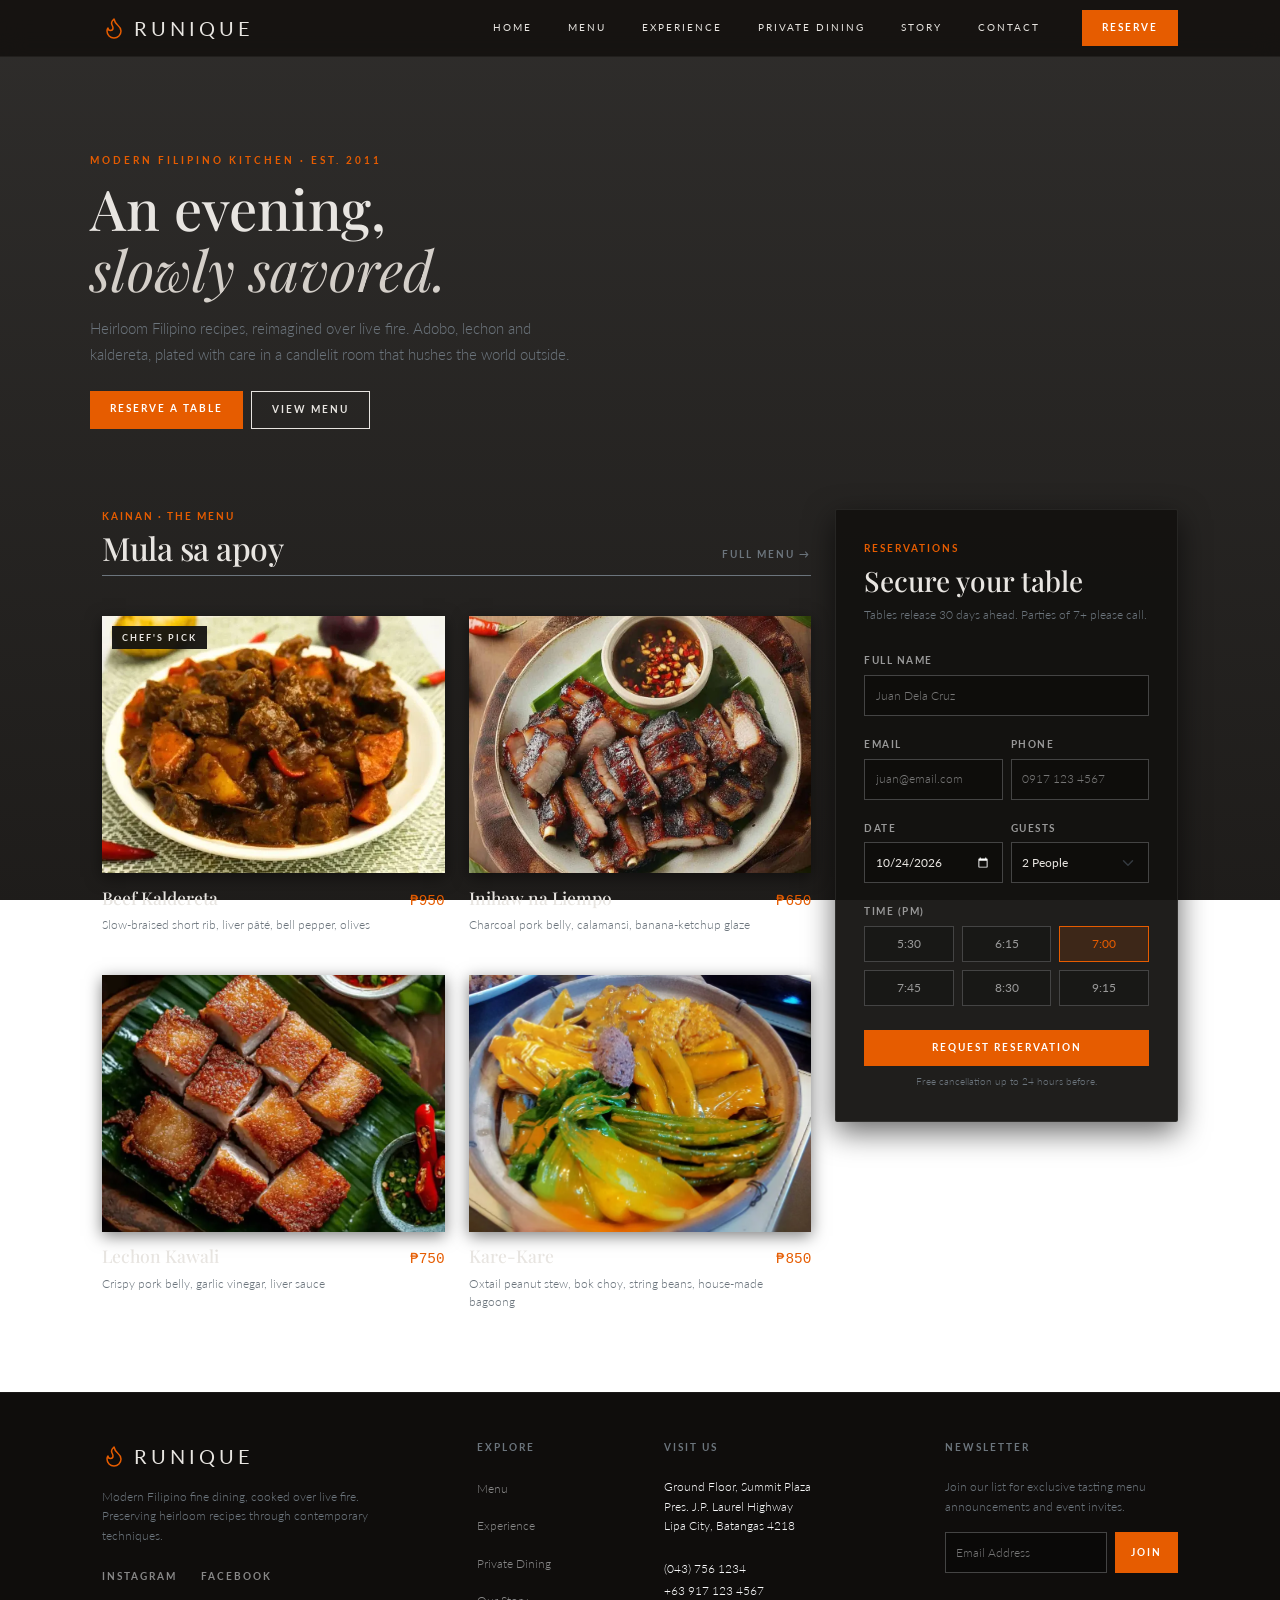
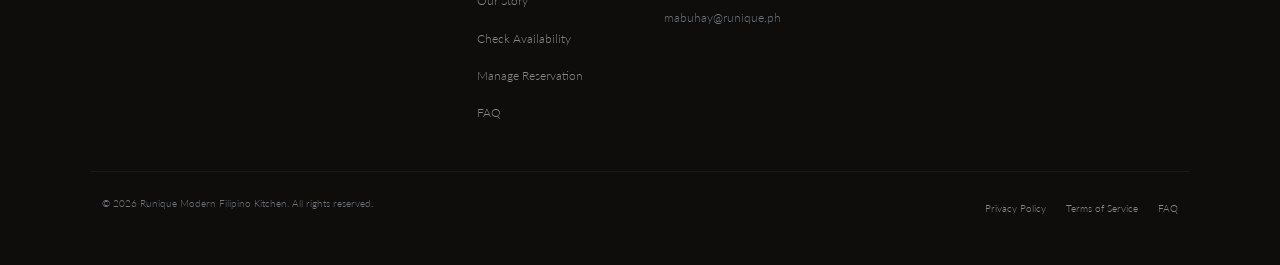
<file: index.html>
<!doctype html>
<html lang="en">
  <head>
    <meta charset="UTF-8" />
    <meta name="viewport" content="width=device-width, initial-scale=1.0" />
    <title>Home | Runique</title>
    <link
      href="https://cdn.jsdelivr.net/npm/bootstrap@5.3.0/dist/css/bootstrap.min.css"
      rel="stylesheet"
    />
    <link
      href="https://fonts.googleapis.com/css2?family=Playfair+Display:ital,wght@0,400;0,500;0,600;1,400;1,500&family=Lato:wght@300;400;700&display=swap"
      rel="stylesheet"
    />
    <link rel="stylesheet" href="styles.css" />
  </head>
  <body>
    <nav class="navbar navbar-expand-lg py-2 sticky-top">
    <div class="container">
      <a class="navbar-brand d-flex align-items-center" href="index.html">
        <svg xmlns="http://www.w3.org/2000/svg" width="24" height="24" viewBox="0 0 24 24" fill="none" stroke="#E65C00" stroke-width="1.5" stroke-linecap="round" stroke-linejoin="round" class="me-2"><path d="M8.5 14.5A2.5 2.5 0 0 0 11 12c0-1.38-.5-2-1-3-1.072-2.143-.224-4.054 2-6 .5 2.5 2 4.9 4 6.5 2 1.6 3 3.5 3 5.5a7 7 0 1 1-14 0c0-1.153.433-2.294 1-3a2.5 2.5 0 0 0 2.5 2.5z"></path></svg>
        RUNIQUE
      </a>
      <button class="navbar-toggler navbar-dark border-0" type="button" data-bs-toggle="collapse" data-bs-target="#navbarNav">
        <span class="navbar-toggler-icon" style="width: 1.25em; height: 1.25em"></span>
      </button>
      <div class="collapse navbar-collapse justify-content-end" id="navbarNav">
        <ul class="navbar-nav align-items-center">
          <li class="nav-item"><a class="nav-link text-orange" href="index.html">Home</a></li>
          <li class="nav-item"><a class="nav-link" href="menu.html">Menu</a></li>
          <li class="nav-item"><a class="nav-link" href="experience.html">Experience</a></li>
          <li class="nav-item"><a class="nav-link" href="private-dining.html">Private Dining</a></li>
          <li class="nav-item"><a class="nav-link" href="about.html">Story</a></li>
          <li class="nav-item"><a class="nav-link" href="contact.html">Contact</a></li>
          <li class="nav-item ms-lg-4 mt-2 mt-lg-0"><a class="btn btn-orange" href="reserve.html">Reserve</a></li>
        </ul>
      </div>
    </div>
  </nav>

    <section class="container hero-section">
      <div class="row">
        <div class="col-lg-8">
          <p
            class="text-orange text-uppercase mb-2"
            style="letter-spacing: 3px; font-size: 0.65rem; font-weight: 700"
          >
            Modern Filipino Kitchen · Est. 2011
          </p>
          <h1 class="hero-title">An evening,<br /><em>slowly savored.</em></h1>
          <p
            class="text-secondary mb-4"
            style="
              max-width: 480px;
              font-size: 0.95rem;
              line-height: 1.7;
              font-weight: 300;
            "
          >
            Heirloom Filipino recipes, reimagined over live fire. Adobo, lechon
            and kaldereta, plated with care in a candlelit room that hushes the
            world outside.
          </p>
          <div class="d-flex gap-2 flex-wrap">
            <a href="reserve.html" class="btn btn-orange">Reserve a Table</a>
            <a href="menu.html" class="btn btn-outline-light">View Menu</a>
          </div>
        </div>
      </div>
    </section>

    <section class="container">
      <div class="row g-4">
        <div class="col-lg-8">
          <div
            class="d-flex justify-content-between align-items-end mb-3 border-bottom border-secondary pb-2"
          >
            <div>
              <p
                class="text-orange text-uppercase mb-1"
                style="
                  font-size: 0.65rem;
                  letter-spacing: 2px;
                  font-weight: 700;
                "
              >
                Kainan · The Menu
              </p>
              <h2
                style="
                  font-size: clamp(1.5rem, 3vw, 2rem);
                  letter-spacing: -0.5px;
                  margin-bottom: 0;
                "
              >
                Mula sa apoy
              </h2>
            </div>
            <a
              href="menu.html"
              class="text-secondary text-uppercase text-decoration-none footer-link pb-1"
              style="font-size: 0.65rem; letter-spacing: 2px; font-weight: 700"
              >Full Menu →</a
            >
          </div>

          <div class="row g-4 mt-1">
            <div
              class="col-md-6 menu-item-wrapper"
              onclick="window.location.href = 'menu.html'"
            >
              <div class="image-container">
                <span class="chef-badge">Chef's Pick</span>
                <img
                  src="pictures/caldereta.webp"
                  class="menu-card-img"
                  alt="Beef Kaldereta"
                />
              </div>
              <div
                class="d-flex justify-content-between align-items-baseline mb-1"
              >
                <h3 class="mb-0 h6" style="font-size: 1.1rem">
                  Beef Kaldereta
                </h3>
                <span
                  class="text-orange font-monospace"
                  style="font-size: 0.9rem"
                  >₱950</span
                >
              </div>
              <p
                class="text-secondary small"
                style="line-height: 1.5; font-weight: 300"
              >
                Slow-braised short rib, liver pâté, bell pepper, olives
              </p>
            </div>

            <div
              class="col-md-6 menu-item-wrapper"
              onclick="window.location.href = 'menu.html'"
            >
              <div class="image-container">
                <img
                  src="pictures/liempo.webp"
                  class="menu-card-img"
                  alt="Inihaw na Liempo"
                />
              </div>
              <div
                class="d-flex justify-content-between align-items-baseline mb-1"
              >
                <h3 class="mb-0 h6" style="font-size: 1.1rem">
                  Inihaw na Liempo
                </h3>
                <span
                  class="text-orange font-monospace"
                  style="font-size: 0.9rem"
                  >₱650</span
                >
              </div>
              <p
                class="text-secondary small"
                style="line-height: 1.5; font-weight: 300"
              >
                Charcoal pork belly, calamansi, banana-ketchup glaze
              </p>
            </div>

            <div
              class="col-md-6 menu-item-wrapper"
              onclick="window.location.href = 'menu.html'"
            >
              <div class="image-container">
                <img
                  src="pictures/lechon.webp"
                  class="menu-card-img"
                  alt="Lechon Kawali"
                />
              </div>
              <div
                class="d-flex justify-content-between align-items-baseline mb-1"
              >
                <h3 class="mb-0 h6" style="font-size: 1.1rem">Lechon Kawali</h3>
                <span
                  class="text-orange font-monospace"
                  style="font-size: 0.9rem"
                  >₱750</span
                >
              </div>
              <p
                class="text-secondary small"
                style="line-height: 1.5; font-weight: 300"
              >
                Crispy pork belly, garlic vinegar, liver sauce
              </p>
            </div>

            <div
              class="col-md-6 menu-item-wrapper"
              onclick="window.location.href = 'menu.html'"
            >
              <div class="image-container">
                <img
                  src="pictures/kare.webp"
                  class="menu-card-img"
                  alt="Kare-Kare"
                />
              </div>
              <div
                class="d-flex justify-content-between align-items-baseline mb-1"
              >
                <h3 class="mb-0 h6" style="font-size: 1.1rem">Kare-Kare</h3>
                <span
                  class="text-orange font-monospace"
                  style="font-size: 0.9rem"
                  >₱850</span
                >
              </div>
              <p
                class="text-secondary small"
                style="line-height: 1.5; font-weight: 300"
              >
                Oxtail peanut stew, bok choy, string beans, house-made bagoong
              </p>
            </div>
          </div>
        </div>

        <div class="col-lg-4">
          <div class="reservation-sidebar sticky-top">
            <p
              class="text-orange text-uppercase mb-2"
              style="font-size: 0.6rem; letter-spacing: 2px; font-weight: 700"
            >
              Reservations
            </p>
            <h3 class="mb-2" style="font-size: 1.75rem">Secure your table</h3>
            <p
              class="text-secondary small mb-4"
              style="line-height: 1.5; font-weight: 300"
            >
              Tables release 30 days ahead. Parties of 7+ please call.
            </p>
            <form action="reserve.html">
              <div class="mb-3">
                <label class="form-label">Full Name</label>
                <input
                  type="text"
                  class="form-control"
                  placeholder="Juan Dela Cruz"
                />
              </div>
              <div class="row g-2 mb-3">
                <div class="col-6">
                  <label class="form-label">Email</label>
                  <input
                    type="email"
                    class="form-control"
                    placeholder="juan@email.com"
                  />
                </div>
                <div class="col-6">
                  <label class="form-label">Phone</label>
                  <input
                    type="tel"
                    class="form-control"
                    placeholder="0917 123 4567"
                  />
                </div>
              </div>
              <div class="row g-2 mb-3">
                <div class="col-6">
                  <label class="form-label">Date</label>
                  <input type="date" class="form-control" value="2026-10-24" />
                </div>
                <div class="col-6">
                  <label class="form-label">Guests</label>
                  <select class="form-select">
                    <option>2 People</option>
                    <option>3 People</option>
                    <option>4 People</option>
                  </select>
                </div>
              </div>
              <label class="form-label">Time (PM)</label>
              <div class="row g-2 mb-4">
                <div class="col-4"><div class="time-slot">5:30</div></div>
                <div class="col-4"><div class="time-slot">6:15</div></div>
                <div class="col-4">
                  <div class="time-slot active">7:00</div>
                </div>
                <div class="col-4"><div class="time-slot">7:45</div></div>
                <div class="col-4"><div class="time-slot">8:30</div></div>
                <div class="col-4"><div class="time-slot">9:15</div></div>
              </div>
              <button type="submit" class="btn btn-orange w-100 mb-2">
                Request Reservation
              </button>
              <p
                class="text-secondary text-center"
                style="font-size: 0.65rem; font-weight: 300; margin-bottom: 0"
              >
                Free cancellation up to 24 hours before.
              </p>
            </form>
          </div>
        </div>
      </div>
    </section>

    <footer class="site-footer">
      <div class="container">
        <div class="row g-5 mb-5">
          <div class="col-lg-4">
            <a
              class="navbar-brand d-flex align-items-center mb-3"
              href="index.html"
            >
              <svg
                xmlns="http://www.w3.org/2000/svg"
                width="24"
                height="24"
                viewBox="0 0 24 24"
                fill="none"
                stroke="#E65C00"
                stroke-width="1.5"
                stroke-linecap="round"
                stroke-linejoin="round"
                class="me-2"
              >
                <path
                  d="M8.5 14.5A2.5 2.5 0 0 0 11 12c0-1.38-.5-2-1-3-1.072-2.143-.224-4.054 2-6 .5 2.5 2 4.9 4 6.5 2 1.6 3 3.5 3 5.5a7 7 0 1 1-14 0c0-1.153.433-2.294 1-3a2.5 2.5 0 0 0 2.5 2.5z"
                ></path>
              </svg>
              RUNIQUE
            </a>
            <p
              class="text-secondary small mb-4"
              style="max-width: 280px; line-height: 1.6; font-weight: 300"
            >
              Modern Filipino fine dining, cooked over live fire. Preserving
              heirloom recipes through contemporary techniques.
            </p>
            <div class="d-flex gap-4">
              <a
                href="#"
                class="footer-link small text-uppercase"
                style="
                  letter-spacing: 2px;
                  font-weight: 700;
                  font-size: 0.65rem;
                "
                >Instagram</a
              >
              <a
                href="#"
                class="footer-link small text-uppercase"
                style="
                  letter-spacing: 2px;
                  font-weight: 700;
                  font-size: 0.65rem;
                "
                >Facebook</a
              >
            </div>
          </div>
          <div class="col-lg-2 col-md-6">
            <h6
              class="text-secondary text-uppercase mb-4"
              style="font-size: 0.65rem; letter-spacing: 2px; font-weight: 700"
            >
              Explore
            </h6>
            <ul class="list-unstyled mb-0 d-flex flex-column gap-3">
              <li>
                <a
                  href="menu.html"
                  class="footer-link small"
                  style="font-weight: 300"
                  >Menu</a
                >
              </li>
              <li>
                <a
                  href="experience.html"
                  class="footer-link small"
                  style="font-weight: 300"
                  >Experience</a
                >
              </li>
              <li>
                <a
                  href="private-dining.html"
                  class="footer-link small"
                  style="font-weight: 300"
                  >Private Dining</a
                >
              </li>
              <li>
                <a
                  href="about.html"
                  class="footer-link small"
                  style="font-weight: 300"
                  >Our Story</a
                >
              </li>
              <li>
                <a
                  href="availability.html"
                  class="footer-link small"
                  style="font-weight: 300"
                  >Check Availability</a
                >
              </li>
              <li>
                <a
                  href="manage-reservation.html"
                  class="footer-link small"
                  style="font-weight: 300"
                  >Manage Reservation</a
                >
              </li>
              <li>
                <a
                  href="faq.html"
                  class="footer-link small"
                  style="font-weight: 300"
                  >FAQ</a
                >
              </li>
            </ul>
          </div>
          <div class="col-lg-3 col-md-6">
            <h6
              class="text-secondary text-uppercase mb-4"
              style="font-size: 0.65rem; letter-spacing: 2px; font-weight: 700"
            >
              Visit Us
            </h6>
            <p
              class="text-light mb-1 small"
              style="font-weight: 300; line-height: 1.6"
            >
              Ground Floor, Summit Plaza<br />Pres. J.P. Laurel Highway<br />Lipa
              City, Batangas 4218
            </p>
            <div class="mt-4">
              <p class="text-light mb-1 small" style="font-weight: 300">
                (043) 756 1234
              </p>
              <p class="text-light mb-1 small" style="font-weight: 300">
                +63 917 123 4567
              </p>
              <p class="text-secondary small mt-2" style="font-weight: 300">
                mabuhay@runique.ph
              </p>
            </div>
          </div>
          <div class="col-lg-3">
            <h6
              class="text-secondary text-uppercase mb-4"
              style="font-size: 0.65rem; letter-spacing: 2px; font-weight: 700"
            >
              Newsletter
            </h6>
            <p
              class="text-secondary small mb-3"
              style="font-weight: 300; line-height: 1.6"
            >
              Join our list for exclusive tasting menu announcements and event
              invites.
            </p>
            <form
              class="d-flex gap-2"
              action="newsletter-success.html"
              method="get"
            >
              <input
                type="email"
                name="email"
                class="form-control"
                placeholder="Email Address"
                required
                style="
                  background-color: rgba(0, 0, 0, 0.3);
                  border: 1px solid #444;
                  color: #e8e5e1;
                  border-radius: 0;
                  font-size: 0.75rem;
                "
              />
              <button
                type="submit"
                class="btn btn-orange"
                style="padding: 8px 16px"
              >
                Join
              </button>
            </form>
          </div>
        </div>
        <div
          class="row pt-4 border-top"
          style="border-color: rgba(255, 255, 255, 0.05) !important"
        >
          <div class="col-md-6 text-center text-md-start mb-2 mb-md-0">
            <p
              class="text-secondary small mb-0"
              style="font-size: 0.65rem; font-weight: 300"
            >
              &copy; 2026 Runique Modern Filipino Kitchen. All rights reserved.
            </p>
          </div>
          <div class="col-md-6 text-center text-md-end">
            <a
              href="privacy-policy.html"
              class="footer-link small me-3"
              style="font-size: 0.65rem; font-weight: 300"
              >Privacy Policy</a
            >
            <a
              href="terms.html"
              class="footer-link small me-3"
              style="font-size: 0.65rem; font-weight: 300"
              >Terms of Service</a
            >
            <a
              href="faq.html"
              class="footer-link small"
              style="font-size: 0.65rem; font-weight: 300"
              >FAQ</a
            >
          </div>
        </div>
      </div>
    </footer>
    <script src="https://cdn.jsdelivr.net/npm/bootstrap@5.3.0/dist/js/bootstrap.bundle.min.js"></script>
    <script src="script.js"></script>
  </body>
</html>
</file>
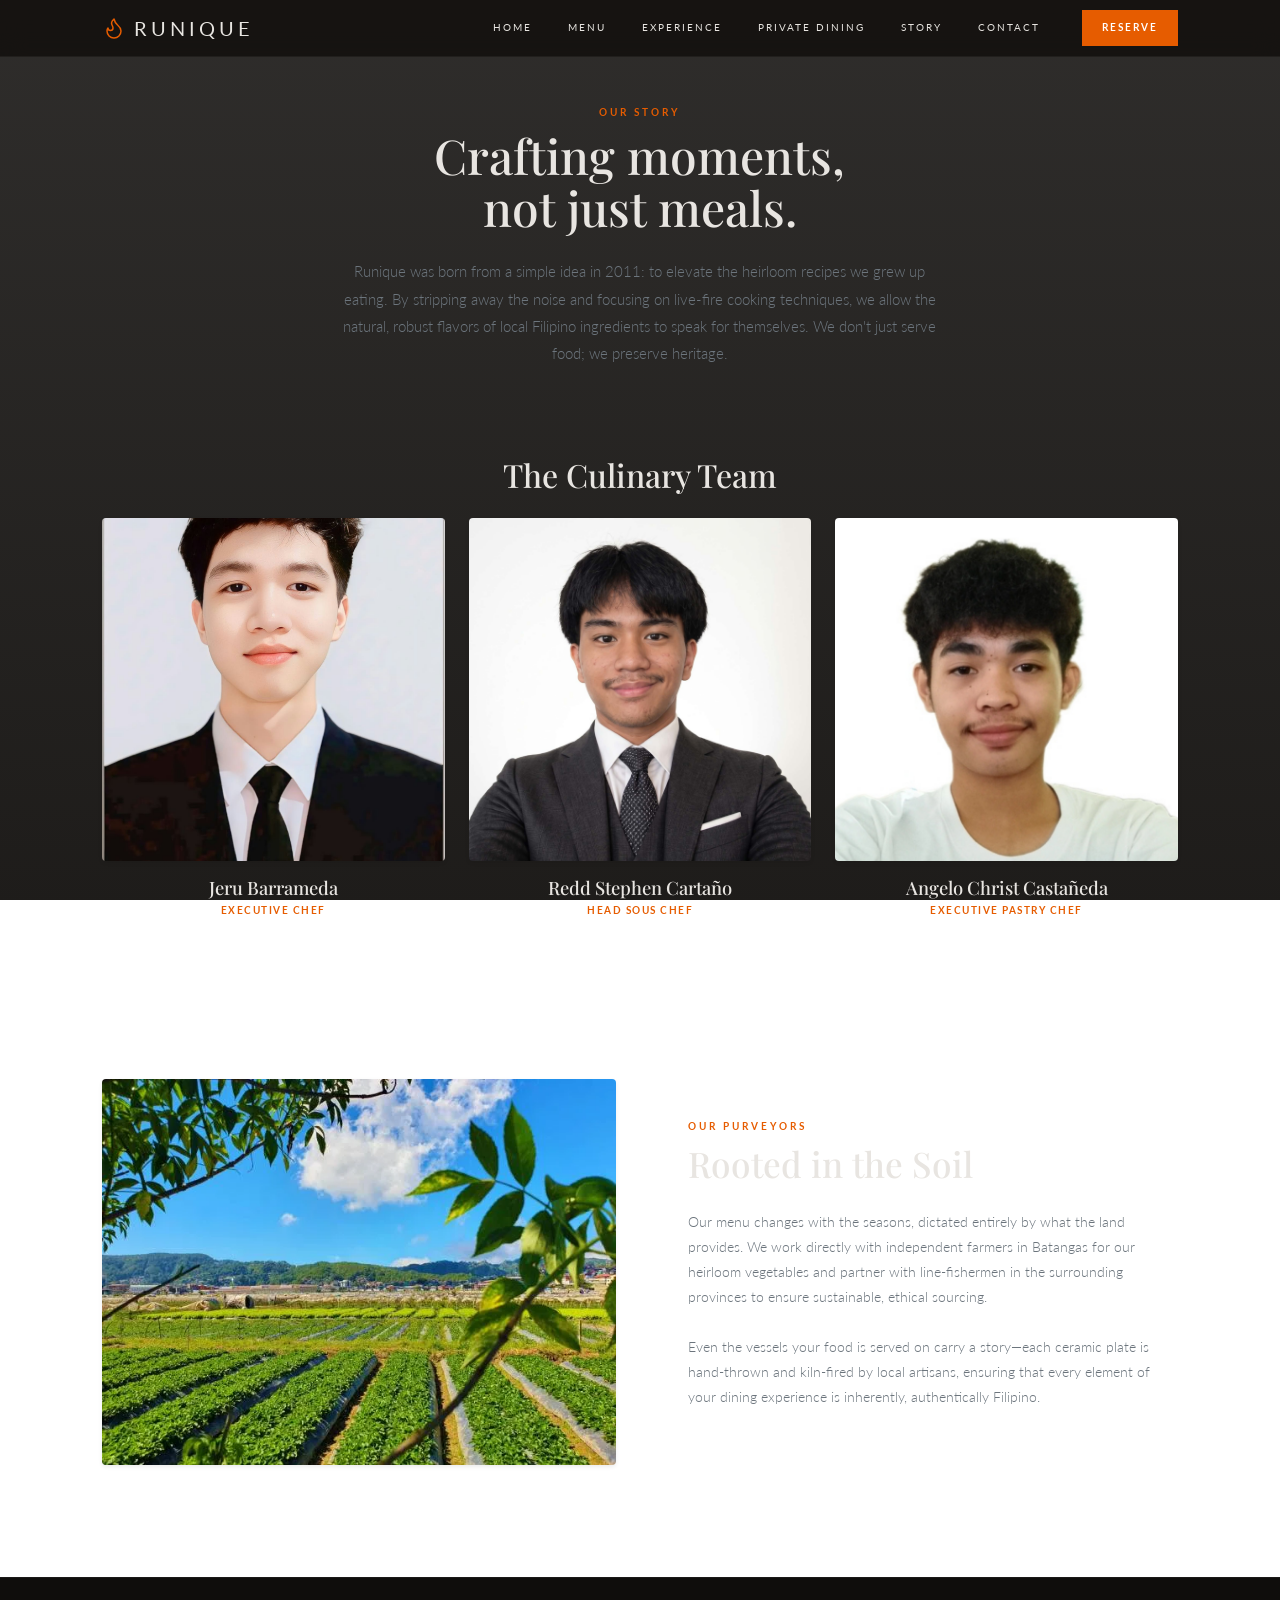
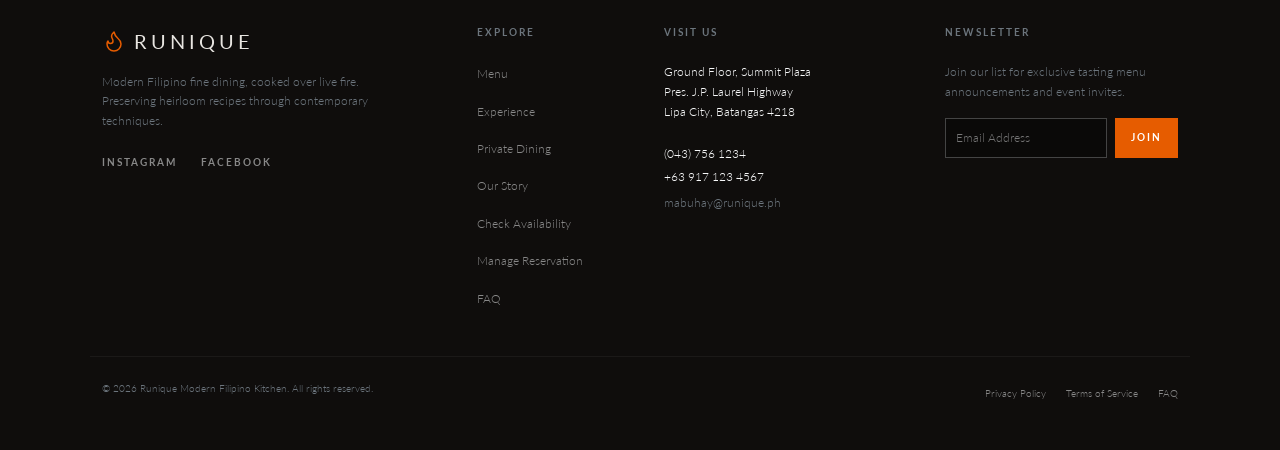
<file: about.html>
<!doctype html>
<html lang="en">
  <head>
    <meta charset="UTF-8" />
    <meta name="viewport" content="width=device-width, initial-scale=1.0" />
    <title>Our Story | Runique</title>
    <link
      href="https://cdn.jsdelivr.net/npm/bootstrap@5.3.0/dist/css/bootstrap.min.css"
      rel="stylesheet"
    />
    <link
      href="https://fonts.googleapis.com/css2?family=Playfair+Display:ital,wght@0,400;0,500;0,600;1,400;1,500&family=Lato:wght@300;400;700&display=swap"
      rel="stylesheet"
    />
    <link rel="stylesheet" href="styles.css" />
  </head>
  <body>
    <nav class="navbar navbar-expand-lg py-2 sticky-top">
      <div class="container">
        <a class="navbar-brand d-flex align-items-center" href="index.html">
          <svg
            xmlns="http://www.w3.org/2000/svg"
            width="24"
            height="24"
            viewBox="0 0 24 24"
            fill="none"
            stroke="#E65C00"
            stroke-width="1.5"
            stroke-linecap="round"
            stroke-linejoin="round"
            class="me-2"
          >
            <path
              d="M8.5 14.5A2.5 2.5 0 0 0 11 12c0-1.38-.5-2-1-3-1.072-2.143-.224-4.054 2-6 .5 2.5 2 4.9 4 6.5 2 1.6 3 3.5 3 5.5a7 7 0 1 1-14 0c0-1.153.433-2.294 1-3a2.5 2.5 0 0 0 2.5 2.5z"
            ></path>
          </svg>
          RUNIQUE
        </a>
        <button
          class="navbar-toggler navbar-dark border-0"
          type="button"
          data-bs-toggle="collapse"
          data-bs-target="#navbarNav"
        >
          <span
            class="navbar-toggler-icon"
            style="width: 1.25em; height: 1.25em"
          ></span>
        </button>
        <div
          class="collapse navbar-collapse justify-content-end"
          id="navbarNav"
        >
          <ul class="navbar-nav align-items-center">
            <li class="nav-item">
              <a class="nav-link" href="index.html">Home</a>
            </li>
            <li class="nav-item">
              <a class="nav-link" href="menu.html">Menu</a>
            </li>
            <li class="nav-item">
              <a class="nav-link" href="experience.html">Experience</a>
            </li>
            <li class="nav-item">
              <a class="nav-link" href="private-dining.html">Private Dining</a>
            </li>
            <li class="nav-item">
              <a class="nav-link text-orange" href="about.html">Story</a>
            </li>
            <li class="nav-item">
              <a class="nav-link" href="contact.html">Contact</a>
            </li>
            <li class="nav-item ms-lg-4 mt-2 mt-lg-0">
              <a class="btn btn-orange" href="reserve.html">Reserve</a>
            </li>
          </ul>
        </div>
      </div>
    </nav>

    <section class="container mt-4 pt-4 pb-5">
      <!-- Hero Story Text -->
      <div class="row justify-content-center text-center mb-5 pb-4">
        <div class="col-lg-8">
          <p
            class="text-orange text-uppercase mb-2"
            style="font-size: 0.65rem; letter-spacing: 3px; font-weight: 700"
          >
            Our Story
          </p>
          <h1
            class="mb-4"
            style="font-size: clamp(2rem, 5vw, 3rem); line-height: 1.1"
          >
            Crafting moments,<br />not just meals.
          </h1>
          <p
            class="text-secondary mx-auto"
            style="
              line-height: 1.8;
              font-weight: 300;
              font-size: 0.95rem;
              max-width: 600px;
            "
          >
            Runique was born from a simple idea in 2011: to elevate the heirloom
            recipes we grew up eating. By stripping away the noise and focusing
            on live-fire cooking techniques, we allow the natural, robust
            flavors of local Filipino ingredients to speak for themselves. We
            don't just serve food; we preserve heritage.
          </p>
        </div>
      </div>

      <!-- The 3-Chef Team Grid -->
      <h3 class="text-center mb-4" style="font-size: clamp(1.5rem, 3vw, 2rem)">
        The Culinary Team
      </h3>
      <div
        class="row g-4 text-center justify-content-center mb-5 pb-5 border-bottom"
        style="border-color: rgba(255, 255, 255, 0.08) !important"
      >
        <!-- Chef 1 -->
        <div class="col-lg-4 col-md-6">
          <img
            src="pictures/jeru.png"
            class="w-100 mb-3 shadow-sm rounded-1"
            style="aspect-ratio: 1/1; object-fit: cover"
            alt="Executive Chef"
          />
          <h4 class="mb-1" style="font-size: 1.15rem">Jeru Barrameda</h4>
          <p
            class="text-orange small text-uppercase"
            style="letter-spacing: 1.5px; font-weight: 700; font-size: 0.65rem"
          >
            Executive Chef
          </p>
        </div>

        <!-- Chef 2 -->
        <div class="col-lg-4 col-md-6">
          <img
            src="pictures/redd.png"
            class="w-100 mb-3 shadow-sm rounded-1"
            style="aspect-ratio: 1/1; object-fit: cover"
            alt="Head Sous Chef"
          />
          <h4 class="mb-1" style="font-size: 1.15rem">Redd Stephen Cartaño</h4>
          <p
            class="text-orange small text-uppercase"
            style="letter-spacing: 1.5px; font-weight: 700; font-size: 0.65rem"
          >
            Head Sous Chef
          </p>
        </div>

        <!-- Chef 3 (New) -->
        <div class="col-lg-4 col-md-6">
          <img
            src="pictures/christ.png"
            class="w-100 mb-3 shadow-sm rounded-1"
            style="aspect-ratio: 1/1; object-fit: cover"
            alt="Pastry Chef"
          />
          <h4 class="mb-1" style="font-size: 1.15rem">
            Angelo Christ Castañeda
          </h4>
          <p
            class="text-orange small text-uppercase"
            style="letter-spacing: 1.5px; font-weight: 700; font-size: 0.65rem"
          >
            Executive Pastry Chef
          </p>
        </div>
      </div>

      <!-- NEW SECTION: Local Purveyors & Partners -->
      <div class="row g-5 align-items-center mt-2">
        <div class="col-lg-6">
          <img
            src="pictures/farm.webp"
            class="w-100 rounded-1 shadow-sm"
            style="aspect-ratio: 4/3; object-fit: cover"
            alt="Local Ingredients"
          />
        </div>
        <div class="col-lg-6 px-lg-5">
          <p
            class="text-orange text-uppercase mb-2"
            style="font-size: 0.65rem; letter-spacing: 3px; font-weight: 700"
          >
            Our Purveyors
          </p>
          <h3
            class="mb-4"
            style="
              font-size: clamp(1.8rem, 3vw, 2.2rem);
              font-family: &quot;Playfair Display&quot;, serif;
            "
          >
            Rooted in the Soil
          </h3>
          <p
            class="text-secondary mb-4"
            style="font-weight: 300; line-height: 1.8"
          >
            Our menu changes with the seasons, dictated entirely by what the
            land provides. We work directly with independent farmers in Batangas
            for our heirloom vegetables and partner with line-fishermen in the
            surrounding provinces to ensure sustainable, ethical sourcing.
          </p>
          <p class="text-secondary" style="font-weight: 300; line-height: 1.8">
            Even the vessels your food is served on carry a story—each ceramic
            plate is hand-thrown and kiln-fired by local artisans, ensuring that
            every element of your dining experience is inherently, authentically
            Filipino.
          </p>
        </div>
      </div>
    </section>

    <footer class="site-footer">
      <div class="container">
        <div class="row g-5 mb-5">
          <div class="col-lg-4">
            <a
              class="navbar-brand d-flex align-items-center mb-3"
              href="index.html"
            >
              <svg
                xmlns="http://www.w3.org/2000/svg"
                width="24"
                height="24"
                viewBox="0 0 24 24"
                fill="none"
                stroke="#E65C00"
                stroke-width="1.5"
                stroke-linecap="round"
                stroke-linejoin="round"
                class="me-2"
              >
                <path
                  d="M8.5 14.5A2.5 2.5 0 0 0 11 12c0-1.38-.5-2-1-3-1.072-2.143-.224-4.054 2-6 .5 2.5 2 4.9 4 6.5 2 1.6 3 3.5 3 5.5a7 7 0 1 1-14 0c0-1.153.433-2.294 1-3a2.5 2.5 0 0 0 2.5 2.5z"
                ></path>
              </svg>
              RUNIQUE
            </a>
            <p
              class="text-secondary small mb-4"
              style="max-width: 280px; line-height: 1.6; font-weight: 300"
            >
              Modern Filipino fine dining, cooked over live fire. Preserving
              heirloom recipes through contemporary techniques.
            </p>
            <div class="d-flex gap-4">
              <a
                href="#"
                class="footer-link small text-uppercase"
                style="
                  letter-spacing: 2px;
                  font-weight: 700;
                  font-size: 0.65rem;
                "
                >Instagram</a
              >
              <a
                href="#"
                class="footer-link small text-uppercase"
                style="
                  letter-spacing: 2px;
                  font-weight: 700;
                  font-size: 0.65rem;
                "
                >Facebook</a
              >
            </div>
          </div>
          <div class="col-lg-2 col-md-6">
            <h6
              class="text-secondary text-uppercase mb-4"
              style="font-size: 0.65rem; letter-spacing: 2px; font-weight: 700"
            >
              Explore
            </h6>
            <ul class="list-unstyled mb-0 d-flex flex-column gap-3">
              <li>
                <a
                  href="menu.html"
                  class="footer-link small"
                  style="font-weight: 300"
                  >Menu</a
                >
              </li>
              <li>
                <a
                  href="experience.html"
                  class="footer-link small"
                  style="font-weight: 300"
                  >Experience</a
                >
              </li>
              <li>
                <a
                  href="private-dining.html"
                  class="footer-link small"
                  style="font-weight: 300"
                  >Private Dining</a
                >
              </li>
              <li>
                <a
                  href="about.html"
                  class="footer-link small"
                  style="font-weight: 300"
                  >Our Story</a
                >
              </li>
              <li>
                <a
                  href="availability.html"
                  class="footer-link small"
                  style="font-weight: 300"
                  >Check Availability</a
                >
              </li>
              <li>
                <a
                  href="manage-reservation.html"
                  class="footer-link small"
                  style="font-weight: 300"
                  >Manage Reservation</a
                >
              </li>
              <li>
                <a
                  href="faq.html"
                  class="footer-link small"
                  style="font-weight: 300"
                  >FAQ</a
                >
              </li>
            </ul>
          </div>
          <div class="col-lg-3 col-md-6">
            <h6
              class="text-secondary text-uppercase mb-4"
              style="font-size: 0.65rem; letter-spacing: 2px; font-weight: 700"
            >
              Visit Us
            </h6>
            <p
              class="text-light mb-1 small"
              style="font-weight: 300; line-height: 1.6"
            >
              Ground Floor, Summit Plaza<br />Pres. J.P. Laurel Highway<br />Lipa
              City, Batangas 4218
            </p>
            <div class="mt-4">
              <p class="text-light mb-1 small" style="font-weight: 300">
                (043) 756 1234
              </p>
              <p class="text-light mb-1 small" style="font-weight: 300">
                +63 917 123 4567
              </p>
              <p class="text-secondary small mt-2" style="font-weight: 300">
                mabuhay@runique.ph
              </p>
            </div>
          </div>
          <div class="col-lg-3">
            <h6
              class="text-secondary text-uppercase mb-4"
              style="font-size: 0.65rem; letter-spacing: 2px; font-weight: 700"
            >
              Newsletter
            </h6>
            <p
              class="text-secondary small mb-3"
              style="font-weight: 300; line-height: 1.6"
            >
              Join our list for exclusive tasting menu announcements and event
              invites.
            </p>
            <form
              class="d-flex gap-2"
              action="newsletter-success.html"
              method="get"
            >
              <input
                type="email"
                name="email"
                class="form-control"
                placeholder="Email Address"
                required
                style="
                  background-color: rgba(0, 0, 0, 0.3);
                  border: 1px solid #444;
                  color: #e8e5e1;
                  border-radius: 0;
                  font-size: 0.75rem;
                "
              />
              <button
                type="submit"
                class="btn btn-orange"
                style="padding: 8px 16px"
              >
                Join
              </button>
            </form>
          </div>
        </div>
        <div
          class="row pt-4 border-top"
          style="border-color: rgba(255, 255, 255, 0.05) !important"
        >
          <div class="col-md-6 text-center text-md-start mb-2 mb-md-0">
            <p
              class="text-secondary small mb-0"
              style="font-size: 0.65rem; font-weight: 300"
            >
              &copy; 2026 Runique Modern Filipino Kitchen. All rights reserved.
            </p>
          </div>
          <div class="col-md-6 text-center text-md-end">
            <a
              href="privacy-policy.html"
              class="footer-link small me-3"
              style="font-size: 0.65rem; font-weight: 300"
              >Privacy Policy</a
            >
            <a
              href="terms.html"
              class="footer-link small me-3"
              style="font-size: 0.65rem; font-weight: 300"
              >Terms of Service</a
            >
            <a
              href="faq.html"
              class="footer-link small"
              style="font-size: 0.65rem; font-weight: 300"
              >FAQ</a
            >
          </div>
        </div>
      </div>
    </footer>
    <script src="https://cdn.jsdelivr.net/npm/bootstrap@5.3.0/dist/js/bootstrap.bundle.min.js"></script>
    <script src="script.js"></script>
  </body>
</html>
</file>
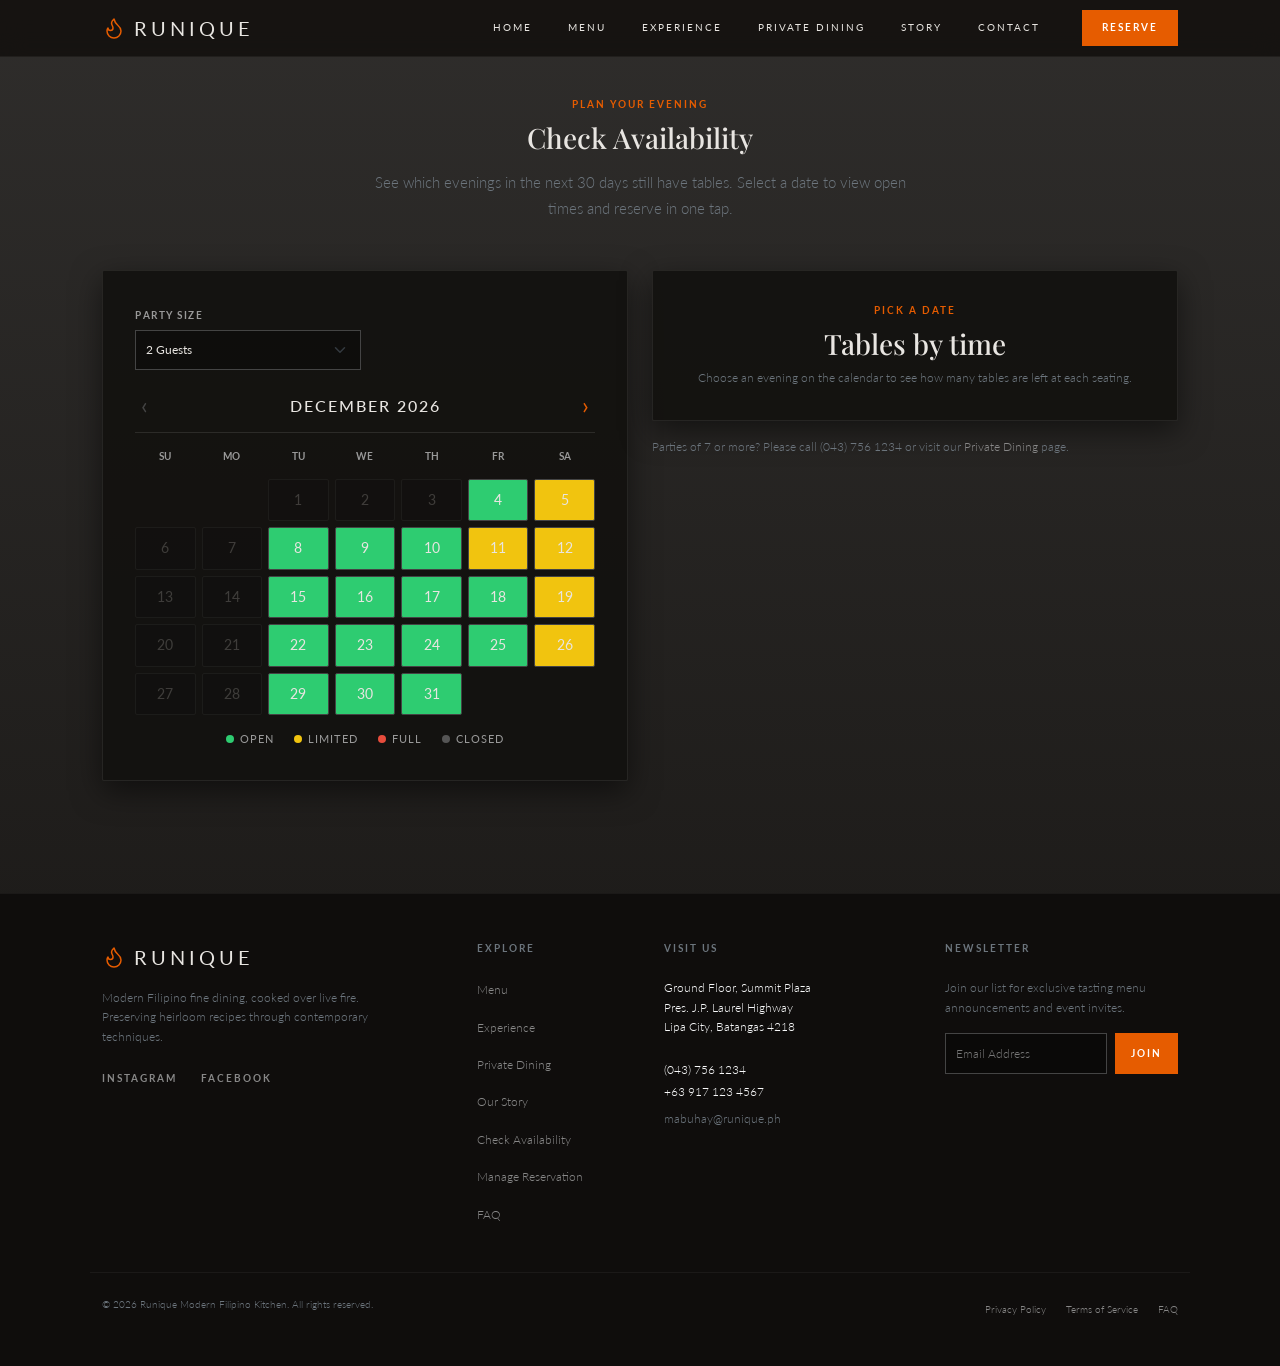
<file: availability.html>
<!doctype html>
<html lang="en">
  <head>
    <meta charset="UTF-8" />
    <meta name="viewport" content="width=device-width, initial-scale=1.0" />
    <title>Check Availability | Runique</title>
    <link
      href="https://cdn.jsdelivr.net/npm/bootstrap@5.3.0/dist/css/bootstrap.min.css"
      rel="stylesheet"
    />
    <link
      href="https://fonts.googleapis.com/css2?family=Playfair+Display:ital,wght@0,400;0,500;0,600;1,400;1,500&family=Lato:wght@300;400;700&display=swap"
      rel="stylesheet"
    />
    <link rel="stylesheet" href="styles.css" />
  </head>
  <body data-page="availability">
    <nav class="navbar navbar-expand-lg py-2 sticky-top">
      <div class="container">
        <a class="navbar-brand d-flex align-items-center" href="index.html">
          <svg
            xmlns="http://www.w3.org/2000/svg"
            width="24"
            height="24"
            viewBox="0 0 24 24"
            fill="none"
            stroke="#E65C00"
            stroke-width="1.5"
            stroke-linecap="round"
            stroke-linejoin="round"
            class="me-2"
          >
            <path
              d="M8.5 14.5A2.5 2.5 0 0 0 11 12c0-1.38-.5-2-1-3-1.072-2.143-.224-4.054 2-6 .5 2.5 2 4.9 4 6.5 2 1.6 3 3.5 3 5.5a7 7 0 1 1-14 0c0-1.153.433-2.294 1-3a2.5 2.5 0 0 0 2.5 2.5z"
            ></path>
          </svg>
          RUNIQUE
        </a>
        <button
          class="navbar-toggler navbar-dark border-0"
          type="button"
          data-bs-toggle="collapse"
          data-bs-target="#navbarNav"
        >
          <span
            class="navbar-toggler-icon"
            style="width: 1.25em; height: 1.25em"
          ></span>
        </button>
        <div
          class="collapse navbar-collapse justify-content-end"
          id="navbarNav"
        >
          <ul class="navbar-nav align-items-center">
            <li class="nav-item">
              <a class="nav-link" href="index.html">Home</a>
            </li>
            <li class="nav-item">
              <a class="nav-link" href="menu.html">Menu</a>
            </li>
            <li class="nav-item">
              <a class="nav-link" href="experience.html">Experience</a>
            </li>
            <li class="nav-item">
              <a class="nav-link" href="private-dining.html">Private Dining</a>
            </li>
            <li class="nav-item">
              <a class="nav-link" href="about.html">Story</a>
            </li>
            <li class="nav-item">
              <a class="nav-link" href="contact.html">Contact</a>
            </li>
            <li class="nav-item ms-lg-4 mt-2 mt-lg-0">
              <a class="btn btn-orange" href="reserve.html">Reserve</a>
            </li>
          </ul>
        </div>
      </div>
    </nav>

    <main class="container mt-4 pt-3 pb-5">
      <div class="text-center mb-5">
        <p class="text-orange text-uppercase mb-2 eyebrow">Plan your evening</p>
        <h1 class="page-title mb-3">Check Availability</h1>
        <p
          class="text-secondary mx-auto"
          style="
            max-width: 540px;
            font-weight: 300;
            font-size: 0.95rem;
            line-height: 1.7;
          "
        >
          See which evenings in the next 30 days still have tables. Select a
          date to view open times and reserve in one tap.
        </p>
      </div>
      <div class="row g-4">
        <div class="col-lg-6">
          <div class="form-panel">
            <div class="row g-2 mb-3">
              <div class="col-sm-6">
                <label class="form-label" for="availGuests">Party size</label>
                <select id="availGuests" class="form-select">
                  <option value="1">1 Guest</option>
                  <option value="2" selected>2 Guests</option>
                  <option value="3">3 Guests</option>
                  <option value="4">4 Guests</option>
                  <option value="5">5 Guests</option>
                  <option value="6">6 Guests</option>
                </select>
              </div>
            </div>
            <div id="availCalendar" class="calendar"></div>
            <div class="legend mt-3">
              <span><i class="legend-dot st-open"></i>Open</span>
              <span><i class="legend-dot st-limited"></i>Limited</span>
              <span><i class="legend-dot st-full"></i>Full</span>
              <span><i class="legend-dot st-closed"></i>Closed</span>
            </div>
          </div>
        </div>
        <div class="col-lg-6">
          <div id="availDetail">
            <div class="form-panel text-center">
              <p class="text-orange text-uppercase mb-2 eyebrow">Pick a date</p>
              <h3 class="step-title mb-2">Tables by time</h3>
              <p
                class="text-secondary small mb-0"
                style="font-weight: 300; line-height: 1.6"
              >
                Choose an evening on the calendar to see how many tables are
                left at each seating.
              </p>
            </div>
          </div>
          <p
            class="text-secondary small mt-3"
            style="font-weight: 300; line-height: 1.6"
          >
            Parties of 7 or more? Please call (043) 756 1234 or visit our
            <a class="footer-link" href="private-dining.html">Private Dining</a>
            page.
          </p>
        </div>
      </div>
    </main>

    <footer class="site-footer">
      <div class="container">
        <div class="row g-5 mb-5">
          <div class="col-lg-4">
            <a
              class="navbar-brand d-flex align-items-center mb-3"
              href="index.html"
            >
              <svg
                xmlns="http://www.w3.org/2000/svg"
                width="24"
                height="24"
                viewBox="0 0 24 24"
                fill="none"
                stroke="#E65C00"
                stroke-width="1.5"
                stroke-linecap="round"
                stroke-linejoin="round"
                class="me-2"
              >
                <path
                  d="M8.5 14.5A2.5 2.5 0 0 0 11 12c0-1.38-.5-2-1-3-1.072-2.143-.224-4.054 2-6 .5 2.5 2 4.9 4 6.5 2 1.6 3 3.5 3 5.5a7 7 0 1 1-14 0c0-1.153.433-2.294 1-3a2.5 2.5 0 0 0 2.5 2.5z"
                ></path>
              </svg>
              RUNIQUE
            </a>
            <p
              class="text-secondary small mb-4"
              style="max-width: 280px; line-height: 1.6; font-weight: 300"
            >
              Modern Filipino fine dining, cooked over live fire. Preserving
              heirloom recipes through contemporary techniques.
            </p>
            <div class="d-flex gap-4">
              <a
                href="#"
                class="footer-link small text-uppercase"
                style="
                  letter-spacing: 2px;
                  font-weight: 700;
                  font-size: 0.65rem;
                "
                >Instagram</a
              >
              <a
                href="#"
                class="footer-link small text-uppercase"
                style="
                  letter-spacing: 2px;
                  font-weight: 700;
                  font-size: 0.65rem;
                "
                >Facebook</a
              >
            </div>
          </div>
          <div class="col-lg-2 col-md-6">
            <h6
              class="text-secondary text-uppercase mb-4"
              style="font-size: 0.65rem; letter-spacing: 2px; font-weight: 700"
            >
              Explore
            </h6>
            <ul class="list-unstyled mb-0 d-flex flex-column gap-3">
              <li>
                <a
                  href="menu.html"
                  class="footer-link small"
                  style="font-weight: 300"
                  >Menu</a
                >
              </li>
              <li>
                <a
                  href="experience.html"
                  class="footer-link small"
                  style="font-weight: 300"
                  >Experience</a
                >
              </li>
              <li>
                <a
                  href="private-dining.html"
                  class="footer-link small"
                  style="font-weight: 300"
                  >Private Dining</a
                >
              </li>
              <li>
                <a
                  href="about.html"
                  class="footer-link small"
                  style="font-weight: 300"
                  >Our Story</a
                >
              </li>
              <li>
                <a
                  href="availability.html"
                  class="footer-link small"
                  style="font-weight: 300"
                  >Check Availability</a
                >
              </li>
              <li>
                <a
                  href="manage-reservation.html"
                  class="footer-link small"
                  style="font-weight: 300"
                  >Manage Reservation</a
                >
              </li>
              <li>
                <a
                  href="faq.html"
                  class="footer-link small"
                  style="font-weight: 300"
                  >FAQ</a
                >
              </li>
            </ul>
          </div>
          <div class="col-lg-3 col-md-6">
            <h6
              class="text-secondary text-uppercase mb-4"
              style="font-size: 0.65rem; letter-spacing: 2px; font-weight: 700"
            >
              Visit Us
            </h6>
            <p
              class="text-light mb-1 small"
              style="font-weight: 300; line-height: 1.6"
            >
              Ground Floor, Summit Plaza<br />Pres. J.P. Laurel Highway<br />Lipa
              City, Batangas 4218
            </p>
            <div class="mt-4">
              <p class="text-light mb-1 small" style="font-weight: 300">
                (043) 756 1234
              </p>
              <p class="text-light mb-1 small" style="font-weight: 300">
                +63 917 123 4567
              </p>
              <p class="text-secondary small mt-2" style="font-weight: 300">
                mabuhay@runique.ph
              </p>
            </div>
          </div>
          <div class="col-lg-3">
            <h6
              class="text-secondary text-uppercase mb-4"
              style="font-size: 0.65rem; letter-spacing: 2px; font-weight: 700"
            >
              Newsletter
            </h6>
            <p
              class="text-secondary small mb-3"
              style="font-weight: 300; line-height: 1.6"
            >
              Join our list for exclusive tasting menu announcements and event
              invites.
            </p>
            <form
              class="d-flex gap-2"
              action="newsletter-success.html"
              method="get"
            >
              <input
                type="email"
                name="email"
                class="form-control"
                placeholder="Email Address"
                required
                style="
                  background-color: rgba(0, 0, 0, 0.3);
                  border: 1px solid #444;
                  color: #e8e5e1;
                  border-radius: 0;
                  font-size: 0.75rem;
                "
              />
              <button
                type="submit"
                class="btn btn-orange"
                style="padding: 8px 16px"
              >
                Join
              </button>
            </form>
          </div>
        </div>
        <div
          class="row pt-4 border-top"
          style="border-color: rgba(255, 255, 255, 0.05) !important"
        >
          <div class="col-md-6 text-center text-md-start mb-2 mb-md-0">
            <p
              class="text-secondary small mb-0"
              style="font-size: 0.65rem; font-weight: 300"
            >
              &copy; 2026 Runique Modern Filipino Kitchen. All rights reserved.
            </p>
          </div>
          <div class="col-md-6 text-center text-md-end">
            <a
              href="privacy-policy.html"
              class="footer-link small me-3"
              style="font-size: 0.65rem; font-weight: 300"
              >Privacy Policy</a
            >
            <a
              href="terms.html"
              class="footer-link small me-3"
              style="font-size: 0.65rem; font-weight: 300"
              >Terms of Service</a
            >
            <a
              href="faq.html"
              class="footer-link small"
              style="font-size: 0.65rem; font-weight: 300"
              >FAQ</a
            >
          </div>
        </div>
      </div>
    </footer>
    <script src="https://cdn.jsdelivr.net/npm/bootstrap@5.3.0/dist/js/bootstrap.bundle.min.js"></script>
    <script src="script.js"></script>
  </body>
</html>
</file>
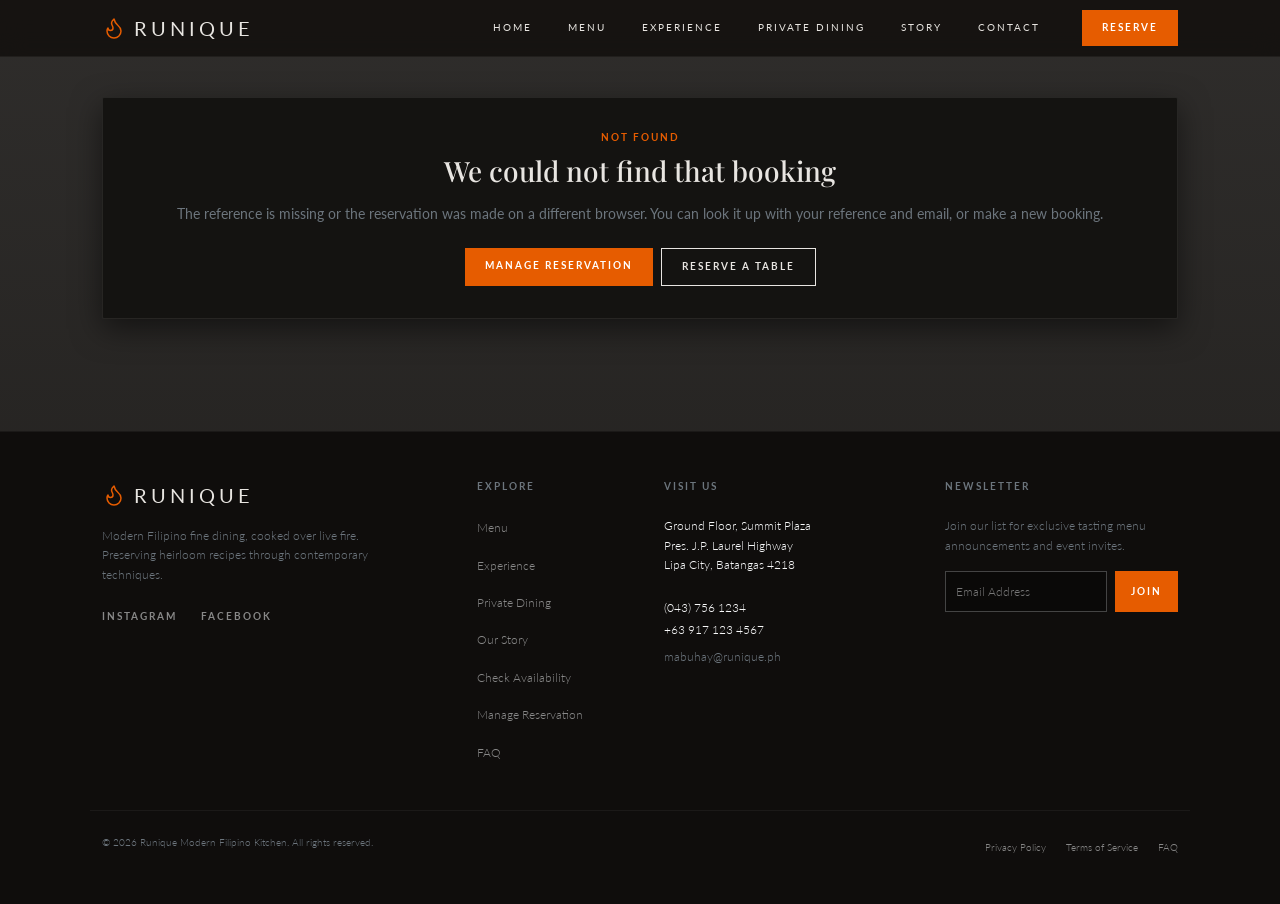
<file: booking-confirmation.html>
<!doctype html>
<html lang="en">
  <head>
    <meta charset="UTF-8" />
    <meta name="viewport" content="width=device-width, initial-scale=1.0" />
    <title>Booking Confirmation | Runique</title>
    <link
      href="https://cdn.jsdelivr.net/npm/bootstrap@5.3.0/dist/css/bootstrap.min.css"
      rel="stylesheet"
    />
    <link
      href="https://fonts.googleapis.com/css2?family=Playfair+Display:ital,wght@0,400;0,500;0,600;1,400;1,500&family=Lato:wght@300;400;700&display=swap"
      rel="stylesheet"
    />
    <link rel="stylesheet" href="styles.css" />
  </head>
  <body data-page="confirmation">
    <nav class="navbar navbar-expand-lg py-2 sticky-top">
      <div class="container">
        <a class="navbar-brand d-flex align-items-center" href="index.html">
          <svg
            xmlns="http://www.w3.org/2000/svg"
            width="24"
            height="24"
            viewBox="0 0 24 24"
            fill="none"
            stroke="#E65C00"
            stroke-width="1.5"
            stroke-linecap="round"
            stroke-linejoin="round"
            class="me-2"
          >
            <path
              d="M8.5 14.5A2.5 2.5 0 0 0 11 12c0-1.38-.5-2-1-3-1.072-2.143-.224-4.054 2-6 .5 2.5 2 4.9 4 6.5 2 1.6 3 3.5 3 5.5a7 7 0 1 1-14 0c0-1.153.433-2.294 1-3a2.5 2.5 0 0 0 2.5 2.5z"
            ></path>
          </svg>
          RUNIQUE
        </a>
        <button
          class="navbar-toggler navbar-dark border-0"
          type="button"
          data-bs-toggle="collapse"
          data-bs-target="#navbarNav"
        >
          <span
            class="navbar-toggler-icon"
            style="width: 1.25em; height: 1.25em"
          ></span>
        </button>
        <div
          class="collapse navbar-collapse justify-content-end"
          id="navbarNav"
        >
          <ul class="navbar-nav align-items-center">
            <li class="nav-item">
              <a class="nav-link" href="index.html">Home</a>
            </li>
            <li class="nav-item">
              <a class="nav-link" href="menu.html">Menu</a>
            </li>
            <li class="nav-item">
              <a class="nav-link" href="experience.html">Experience</a>
            </li>
            <li class="nav-item">
              <a class="nav-link" href="private-dining.html">Private Dining</a>
            </li>
            <li class="nav-item">
              <a class="nav-link" href="about.html">Story</a>
            </li>
            <li class="nav-item">
              <a class="nav-link" href="contact.html">Contact</a>
            </li>
            <li class="nav-item ms-lg-4 mt-2 mt-lg-0">
              <a class="btn btn-orange" href="reserve.html">Reserve</a>
            </li>
          </ul>
        </div>
      </div>
    </nav>

    <main class="container mt-4 pt-3 pb-5">
      <div id="confirmView" class="narrow mx-auto"></div>
      <noscript
        ><p class="text-secondary text-center">
          Please enable JavaScript to view your booking confirmation.
        </p></noscript
      >
    </main>

    <footer class="site-footer">
      <div class="container">
        <div class="row g-5 mb-5">
          <div class="col-lg-4">
            <a
              class="navbar-brand d-flex align-items-center mb-3"
              href="index.html"
            >
              <svg
                xmlns="http://www.w3.org/2000/svg"
                width="24"
                height="24"
                viewBox="0 0 24 24"
                fill="none"
                stroke="#E65C00"
                stroke-width="1.5"
                stroke-linecap="round"
                stroke-linejoin="round"
                class="me-2"
              >
                <path
                  d="M8.5 14.5A2.5 2.5 0 0 0 11 12c0-1.38-.5-2-1-3-1.072-2.143-.224-4.054 2-6 .5 2.5 2 4.9 4 6.5 2 1.6 3 3.5 3 5.5a7 7 0 1 1-14 0c0-1.153.433-2.294 1-3a2.5 2.5 0 0 0 2.5 2.5z"
                ></path>
              </svg>
              RUNIQUE
            </a>
            <p
              class="text-secondary small mb-4"
              style="max-width: 280px; line-height: 1.6; font-weight: 300"
            >
              Modern Filipino fine dining, cooked over live fire. Preserving
              heirloom recipes through contemporary techniques.
            </p>
            <div class="d-flex gap-4">
              <a
                href="#"
                class="footer-link small text-uppercase"
                style="
                  letter-spacing: 2px;
                  font-weight: 700;
                  font-size: 0.65rem;
                "
                >Instagram</a
              >
              <a
                href="#"
                class="footer-link small text-uppercase"
                style="
                  letter-spacing: 2px;
                  font-weight: 700;
                  font-size: 0.65rem;
                "
                >Facebook</a
              >
            </div>
          </div>
          <div class="col-lg-2 col-md-6">
            <h6
              class="text-secondary text-uppercase mb-4"
              style="font-size: 0.65rem; letter-spacing: 2px; font-weight: 700"
            >
              Explore
            </h6>
            <ul class="list-unstyled mb-0 d-flex flex-column gap-3">
              <li>
                <a
                  href="menu.html"
                  class="footer-link small"
                  style="font-weight: 300"
                  >Menu</a
                >
              </li>
              <li>
                <a
                  href="experience.html"
                  class="footer-link small"
                  style="font-weight: 300"
                  >Experience</a
                >
              </li>
              <li>
                <a
                  href="private-dining.html"
                  class="footer-link small"
                  style="font-weight: 300"
                  >Private Dining</a
                >
              </li>
              <li>
                <a
                  href="about.html"
                  class="footer-link small"
                  style="font-weight: 300"
                  >Our Story</a
                >
              </li>
              <li>
                <a
                  href="availability.html"
                  class="footer-link small"
                  style="font-weight: 300"
                  >Check Availability</a
                >
              </li>
              <li>
                <a
                  href="manage-reservation.html"
                  class="footer-link small"
                  style="font-weight: 300"
                  >Manage Reservation</a
                >
              </li>
              <li>
                <a
                  href="faq.html"
                  class="footer-link small"
                  style="font-weight: 300"
                  >FAQ</a
                >
              </li>
            </ul>
          </div>
          <div class="col-lg-3 col-md-6">
            <h6
              class="text-secondary text-uppercase mb-4"
              style="font-size: 0.65rem; letter-spacing: 2px; font-weight: 700"
            >
              Visit Us
            </h6>
            <p
              class="text-light mb-1 small"
              style="font-weight: 300; line-height: 1.6"
            >
              Ground Floor, Summit Plaza<br />Pres. J.P. Laurel Highway<br />Lipa
              City, Batangas 4218
            </p>
            <div class="mt-4">
              <p class="text-light mb-1 small" style="font-weight: 300">
                (043) 756 1234
              </p>
              <p class="text-light mb-1 small" style="font-weight: 300">
                +63 917 123 4567
              </p>
              <p class="text-secondary small mt-2" style="font-weight: 300">
                mabuhay@runique.ph
              </p>
            </div>
          </div>
          <div class="col-lg-3">
            <h6
              class="text-secondary text-uppercase mb-4"
              style="font-size: 0.65rem; letter-spacing: 2px; font-weight: 700"
            >
              Newsletter
            </h6>
            <p
              class="text-secondary small mb-3"
              style="font-weight: 300; line-height: 1.6"
            >
              Join our list for exclusive tasting menu announcements and event
              invites.
            </p>
            <form
              class="d-flex gap-2"
              action="newsletter-success.html"
              method="get"
            >
              <input
                type="email"
                name="email"
                class="form-control"
                placeholder="Email Address"
                required
                style="
                  background-color: rgba(0, 0, 0, 0.3);
                  border: 1px solid #444;
                  color: #e8e5e1;
                  border-radius: 0;
                  font-size: 0.75rem;
                "
              />
              <button
                type="submit"
                class="btn btn-orange"
                style="padding: 8px 16px"
              >
                Join
              </button>
            </form>
          </div>
        </div>
        <div
          class="row pt-4 border-top"
          style="border-color: rgba(255, 255, 255, 0.05) !important"
        >
          <div class="col-md-6 text-center text-md-start mb-2 mb-md-0">
            <p
              class="text-secondary small mb-0"
              style="font-size: 0.65rem; font-weight: 300"
            >
              &copy; 2026 Runique Modern Filipino Kitchen. All rights reserved.
            </p>
          </div>
          <div class="col-md-6 text-center text-md-end">
            <a
              href="privacy-policy.html"
              class="footer-link small me-3"
              style="font-size: 0.65rem; font-weight: 300"
              >Privacy Policy</a
            >
            <a
              href="terms.html"
              class="footer-link small me-3"
              style="font-size: 0.65rem; font-weight: 300"
              >Terms of Service</a
            >
            <a
              href="faq.html"
              class="footer-link small"
              style="font-size: 0.65rem; font-weight: 300"
              >FAQ</a
            >
          </div>
        </div>
      </div>
    </footer>
    <script src="https://cdn.jsdelivr.net/npm/bootstrap@5.3.0/dist/js/bootstrap.bundle.min.js"></script>
    <script src="script.js"></script>
  </body>
</html>
</file>
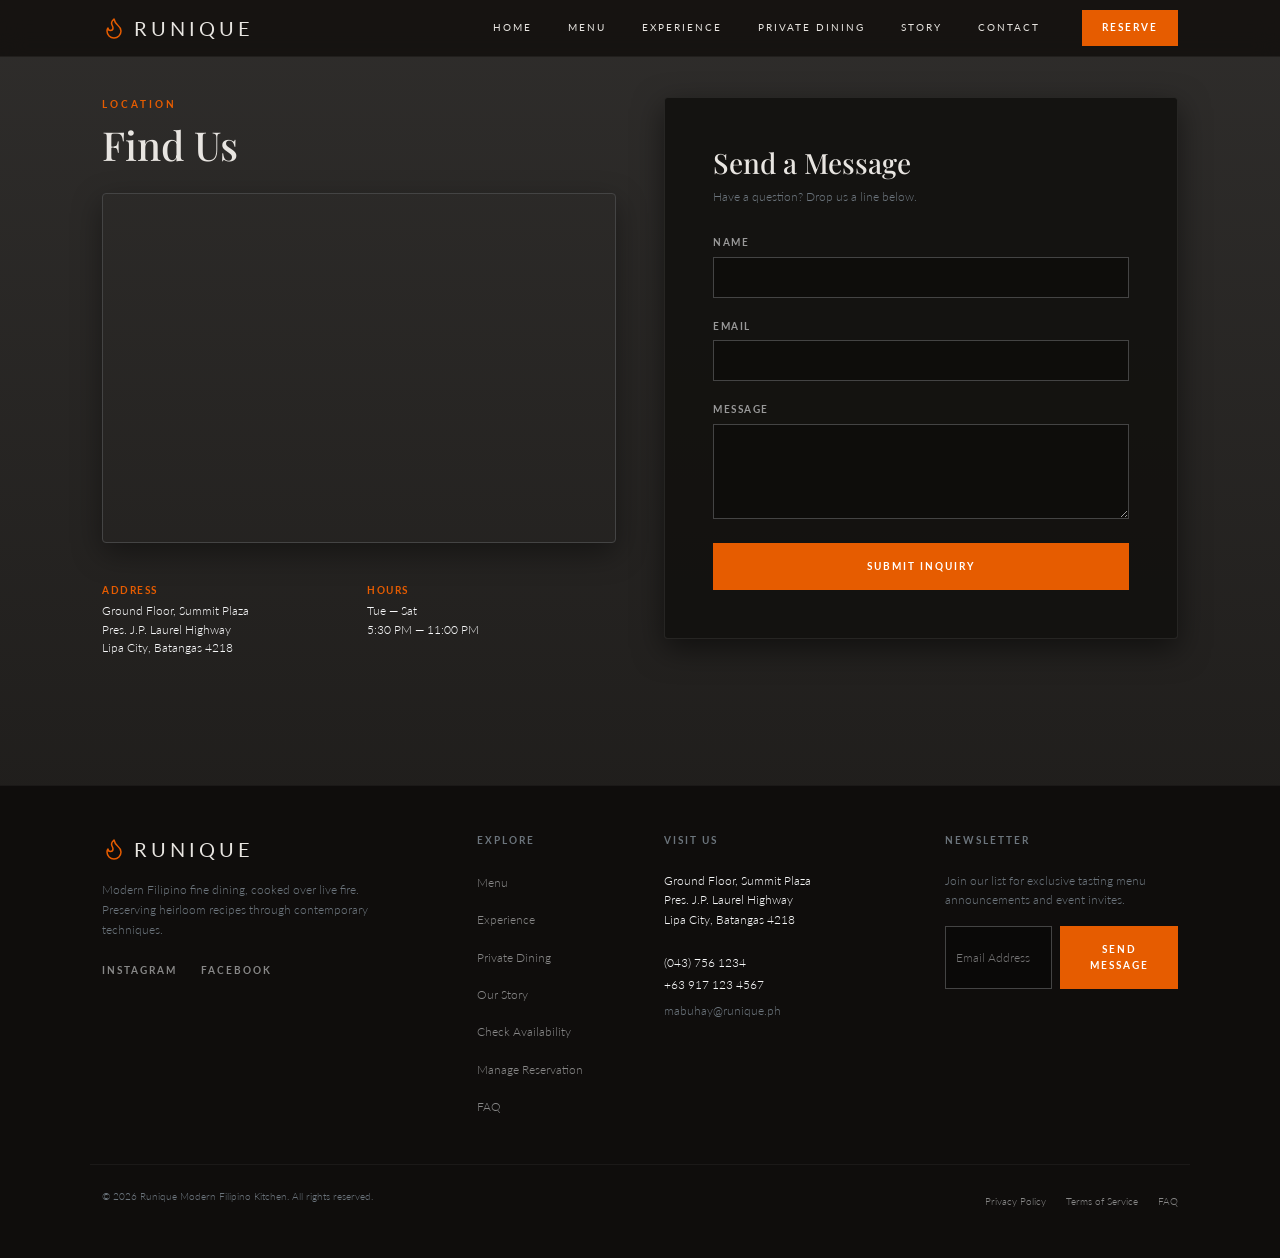
<file: contact.html>
<!doctype html>
<html lang="en">
  <head>
    <meta charset="UTF-8" />
    <meta name="viewport" content="width=device-width, initial-scale=1.0" />
    <title>Contact | Runique</title>
    <link
      href="https://cdn.jsdelivr.net/npm/bootstrap@5.3.0/dist/css/bootstrap.min.css"
      rel="stylesheet"
    />
    <link
      href="https://fonts.googleapis.com/css2?family=Playfair+Display:ital,wght@0,400;0,500;0,600;1,400;1,500&family=Lato:wght@300;400;700&display=swap"
      rel="stylesheet"
    />
    <link rel="stylesheet" href="styles.css" />
  </head>
  <body>
    <nav class="navbar navbar-expand-lg py-2 sticky-top">
      <div class="container">
        <a class="navbar-brand d-flex align-items-center" href="index.html">
          <svg
            xmlns="http://www.w3.org/2000/svg"
            width="24"
            height="24"
            viewBox="0 0 24 24"
            fill="none"
            stroke="#E65C00"
            stroke-width="1.5"
            stroke-linecap="round"
            stroke-linejoin="round"
            class="me-2"
          >
            <path
              d="M8.5 14.5A2.5 2.5 0 0 0 11 12c0-1.38-.5-2-1-3-1.072-2.143-.224-4.054 2-6 .5 2.5 2 4.9 4 6.5 2 1.6 3 3.5 3 5.5a7 7 0 1 1-14 0c0-1.153.433-2.294 1-3a2.5 2.5 0 0 0 2.5 2.5z"
            ></path>
          </svg>
          RUNIQUE
        </a>
        <button
          class="navbar-toggler navbar-dark border-0"
          type="button"
          data-bs-toggle="collapse"
          data-bs-target="#navbarNav"
        >
          <span
            class="navbar-toggler-icon"
            style="width: 1.25em; height: 1.25em"
          ></span>
        </button>
        <div
          class="collapse navbar-collapse justify-content-end"
          id="navbarNav"
        >
          <ul class="navbar-nav align-items-center">
            <li class="nav-item">
              <a class="nav-link" href="index.html">Home</a>
            </li>
            <li class="nav-item">
              <a class="nav-link" href="menu.html">Menu</a>
            </li>
            <li class="nav-item">
              <a class="nav-link" href="experience.html">Experience</a>
            </li>
            <li class="nav-item">
              <a class="nav-link" href="private-dining.html">Private Dining</a>
            </li>
            <li class="nav-item">
              <a class="nav-link" href="about.html">Story</a>
            </li>
            <li class="nav-item">
              <a class="nav-link text-orange" href="contact.html">Contact</a>
            </li>
            <li class="nav-item ms-lg-4 mt-2 mt-lg-0">
              <a class="btn btn-orange" href="reserve.html">Reserve</a>
            </li>
          </ul>
        </div>
      </div>
    </nav>

    <section class="container mt-4 pt-3 pb-5">
      <div class="row g-5">
        <div class="col-lg-6">
          <p
            class="text-orange text-uppercase mb-2"
            style="font-size: 0.65rem; letter-spacing: 3px; font-weight: 700"
          >
            Location
          </p>
          <h1 class="mb-4" style="font-size: clamp(2rem, 4vw, 2.5rem)">
            Find Us
          </h1>
          <div
            class="rounded-1 overflow-hidden"
            style="
              border: 1px solid #444;
              height: 350px;
              box-shadow: 0 10px 30px rgba(0, 0, 0, 0.4);
            "
          >
            <iframe
              src="https://www.google.com/maps/embed?pb=!1m18!1m12!1m3!1d123869.21447605707!2d121.08556854580252!3d13.94060592928628!2m3!1f0!2f0!3f0!3m2!1i1024!2i768!4f13.1!3m3!1m2!1s0x33bd6cba723253b9%3A0x6a0c5c4df7a36f1c!2sLipa%2C%20Batangas!5e0!3m2!1sen!2sph!4v1700000000000!5m2!1sen!2sph"
              width="100%"
              height="100%"
              style="border: 0"
              allowfullscreen=""
              loading="lazy"
              referrerpolicy="no-referrer-when-downgrade"
            ></iframe>
          </div>
          <div class="row mt-4 g-3">
            <div class="col-sm-6">
              <p
                class="text-orange text-uppercase mb-1"
                style="
                  font-size: 0.65rem;
                  font-weight: 700;
                  letter-spacing: 1.5px;
                "
              >
                Address
              </p>
              <p class="text-light small" style="font-weight: 300">
                Ground Floor, Summit Plaza<br />Pres. J.P. Laurel Highway<br />Lipa
                City, Batangas 4218
              </p>
            </div>
            <div class="col-sm-6">
              <p
                class="text-orange text-uppercase mb-1"
                style="
                  font-size: 0.65rem;
                  font-weight: 700;
                  letter-spacing: 1.5px;
                "
              >
                Hours
              </p>
              <p class="text-light small" style="font-weight: 300">
                Tue — Sat<br />5:30 PM — 11:00 PM
              </p>
            </div>
          </div>
        </div>
        <div class="col-lg-6">
          <div
            class="p-4 p-md-5 rounded-1"
            style="
              background-color: rgba(20, 18, 16, 0.95);
              border: 1px solid rgba(255, 255, 255, 0.08);
              box-shadow: 0 10px 30px rgba(0, 0, 0, 0.5);
            "
          >
            <h3 class="mb-2" style="font-size: 1.75rem">Send a Message</h3>
            <p
              class="text-secondary small mb-4"
              style="line-height: 1.5; font-weight: 300"
            >
              Have a question? Drop us a line below.
            </p>
            <form>
              <div class="mb-3">
                <label
                  class="form-label"
                  style="
                    text-transform: uppercase;
                    font-size: 0.6rem;
                    font-weight: 700;
                    letter-spacing: 1.5px;
                    color: #999;
                  "
                  >Name</label
                >
                <input
                  type="text"
                  class="form-control"
                  style="
                    background-color: rgba(0, 0, 0, 0.3);
                    border: 1px solid #444;
                    color: #e8e5e1;
                    border-radius: 0;
                    padding: 0.65rem;
                    font-size: 0.75rem;
                  "
                />
              </div>
              <div class="mb-3">
                <label
                  class="form-label"
                  style="
                    text-transform: uppercase;
                    font-size: 0.6rem;
                    font-weight: 700;
                    letter-spacing: 1.5px;
                    color: #999;
                  "
                  >Email</label
                >
                <input
                  type="email"
                  class="form-control"
                  style="
                    background-color: rgba(0, 0, 0, 0.3);
                    border: 1px solid #444;
                    color: #e8e5e1;
                    border-radius: 0;
                    padding: 0.65rem;
                    font-size: 0.75rem;
                  "
                />
              </div>
              <div class="mb-4">
                <label
                  class="form-label"
                  style="
                    text-transform: uppercase;
                    font-size: 0.6rem;
                    font-weight: 700;
                    letter-spacing: 1.5px;
                    color: #999;
                  "
                  >Message</label
                >
                <textarea
                  class="form-control"
                  rows="4"
                  style="
                    background-color: rgba(0, 0, 0, 0.3);
                    border: 1px solid #444;
                    color: #e8e5e1;
                    border-radius: 0;
                    padding: 0.65rem;
                    font-size: 0.75rem;
                  "
                ></textarea>
              </div>
              <button
                type="button"
                onclick="window.location.href = 'success.html'"
                class="btn btn-orange w-100 py-3"
                style="
                  padding: 10px 20px;
                  font-size: 0.65rem;
                  font-weight: 700;
                  letter-spacing: 2px;
                "
              >
                Submit Inquiry
              </button>
            </form>
          </div>
        </div>
      </div>
    </section>

    <footer class="site-footer">
      <div class="container">
        <div class="row g-5 mb-5">
          <div class="col-lg-4">
            <a
              class="navbar-brand d-flex align-items-center mb-3"
              href="index.html"
            >
              <svg
                xmlns="http://www.w3.org/2000/svg"
                width="24"
                height="24"
                viewBox="0 0 24 24"
                fill="none"
                stroke="#E65C00"
                stroke-width="1.5"
                stroke-linecap="round"
                stroke-linejoin="round"
                class="me-2"
              >
                <path
                  d="M8.5 14.5A2.5 2.5 0 0 0 11 12c0-1.38-.5-2-1-3-1.072-2.143-.224-4.054 2-6 .5 2.5 2 4.9 4 6.5 2 1.6 3 3.5 3 5.5a7 7 0 1 1-14 0c0-1.153.433-2.294 1-3a2.5 2.5 0 0 0 2.5 2.5z"
                ></path>
              </svg>
              RUNIQUE
            </a>
            <p
              class="text-secondary small mb-4"
              style="max-width: 280px; line-height: 1.6; font-weight: 300"
            >
              Modern Filipino fine dining, cooked over live fire. Preserving
              heirloom recipes through contemporary techniques.
            </p>
            <div class="d-flex gap-4">
              <a
                href="#"
                class="footer-link small text-uppercase"
                style="
                  letter-spacing: 2px;
                  font-weight: 700;
                  font-size: 0.65rem;
                "
                >Instagram</a
              >
              <a
                href="#"
                class="footer-link small text-uppercase"
                style="
                  letter-spacing: 2px;
                  font-weight: 700;
                  font-size: 0.65rem;
                "
                >Facebook</a
              >
            </div>
          </div>
          <div class="col-lg-2 col-md-6">
            <h6
              class="text-secondary text-uppercase mb-4"
              style="font-size: 0.65rem; letter-spacing: 2px; font-weight: 700"
            >
              Explore
            </h6>
            <ul class="list-unstyled mb-0 d-flex flex-column gap-3">
              <li>
                <a
                  href="menu.html"
                  class="footer-link small"
                  style="font-weight: 300"
                  >Menu</a
                >
              </li>
              <li>
                <a
                  href="experience.html"
                  class="footer-link small"
                  style="font-weight: 300"
                  >Experience</a
                >
              </li>
              <li>
                <a
                  href="private-dining.html"
                  class="footer-link small"
                  style="font-weight: 300"
                  >Private Dining</a
                >
              </li>
              <li>
                <a
                  href="about.html"
                  class="footer-link small"
                  style="font-weight: 300"
                  >Our Story</a
                >
              </li>
              <li>
                <a
                  href="availability.html"
                  class="footer-link small"
                  style="font-weight: 300"
                  >Check Availability</a
                >
              </li>
              <li>
                <a
                  href="manage-reservation.html"
                  class="footer-link small"
                  style="font-weight: 300"
                  >Manage Reservation</a
                >
              </li>
              <li>
                <a
                  href="faq.html"
                  class="footer-link small"
                  style="font-weight: 300"
                  >FAQ</a
                >
              </li>
            </ul>
          </div>
          <div class="col-lg-3 col-md-6">
            <h6
              class="text-secondary text-uppercase mb-4"
              style="font-size: 0.65rem; letter-spacing: 2px; font-weight: 700"
            >
              Visit Us
            </h6>
            <p
              class="text-light mb-1 small"
              style="font-weight: 300; line-height: 1.6"
            >
              Ground Floor, Summit Plaza<br />Pres. J.P. Laurel Highway<br />Lipa
              City, Batangas 4218
            </p>
            <div class="mt-4">
              <p class="text-light mb-1 small" style="font-weight: 300">
                (043) 756 1234
              </p>
              <p class="text-light mb-1 small" style="font-weight: 300">
                +63 917 123 4567
              </p>
              <p class="text-secondary small mt-2" style="font-weight: 300">
                mabuhay@runique.ph
              </p>
            </div>
          </div>
          <div class="col-lg-3">
            <h6
              class="text-secondary text-uppercase mb-4"
              style="font-size: 0.65rem; letter-spacing: 2px; font-weight: 700"
            >
              Newsletter
            </h6>
            <p
              class="text-secondary small mb-3"
              style="font-weight: 300; line-height: 1.6"
            >
              Join our list for exclusive tasting menu announcements and event
              invites.
            </p>
            <form
              class="d-flex gap-2"
              action="newsletter-success.html"
              method="GET"
            >
              <input
                type="email"
                name="email"
                class="form-control"
                placeholder="Email Address"
                required
                style="
                  background-color: rgba(0, 0, 0, 0.3);
                  border: 1px solid #444;
                  color: #e8e5e1;
                  border-radius: 0;
                  font-size: 0.75rem;
                "
              />
              <button
                type="button"
                onclick="window.location.href = 'success.html'"
                class="btn btn-orange w-100 py-3"
                style="
                  padding: 10px 20px;
                  font-size: 0.65rem;
                  font-weight: 700;
                  letter-spacing: 2px;
                "
              >
                Send Message
              </button>
            </form>
          </div>
        </div>
        <div
          class="row pt-4 border-top"
          style="border-color: rgba(255, 255, 255, 0.05) !important"
        >
          <div class="col-md-6 text-center text-md-start mb-2 mb-md-0">
            <p
              class="text-secondary small mb-0"
              style="font-size: 0.65rem; font-weight: 300"
            >
              &copy; 2026 Runique Modern Filipino Kitchen. All rights reserved.
            </p>
          </div>
          <div class="col-md-6 text-center text-md-end">
            <a
              href="privacy-policy.html"
              class="footer-link small me-3"
              style="font-size: 0.65rem; font-weight: 300"
              >Privacy Policy</a
            >
            <a
              href="terms.html"
              class="footer-link small me-3"
              style="font-size: 0.65rem; font-weight: 300"
              >Terms of Service</a
            >
            <a
              href="faq.html"
              class="footer-link small"
              style="font-size: 0.65rem; font-weight: 300"
              >FAQ</a
            >
          </div>
        </div>
      </div>
    </footer>
    <script src="https://cdn.jsdelivr.net/npm/bootstrap@5.3.0/dist/js/bootstrap.bundle.min.js"></script>
    <script src="script.js"></script>
  </body>
</html>
</file>
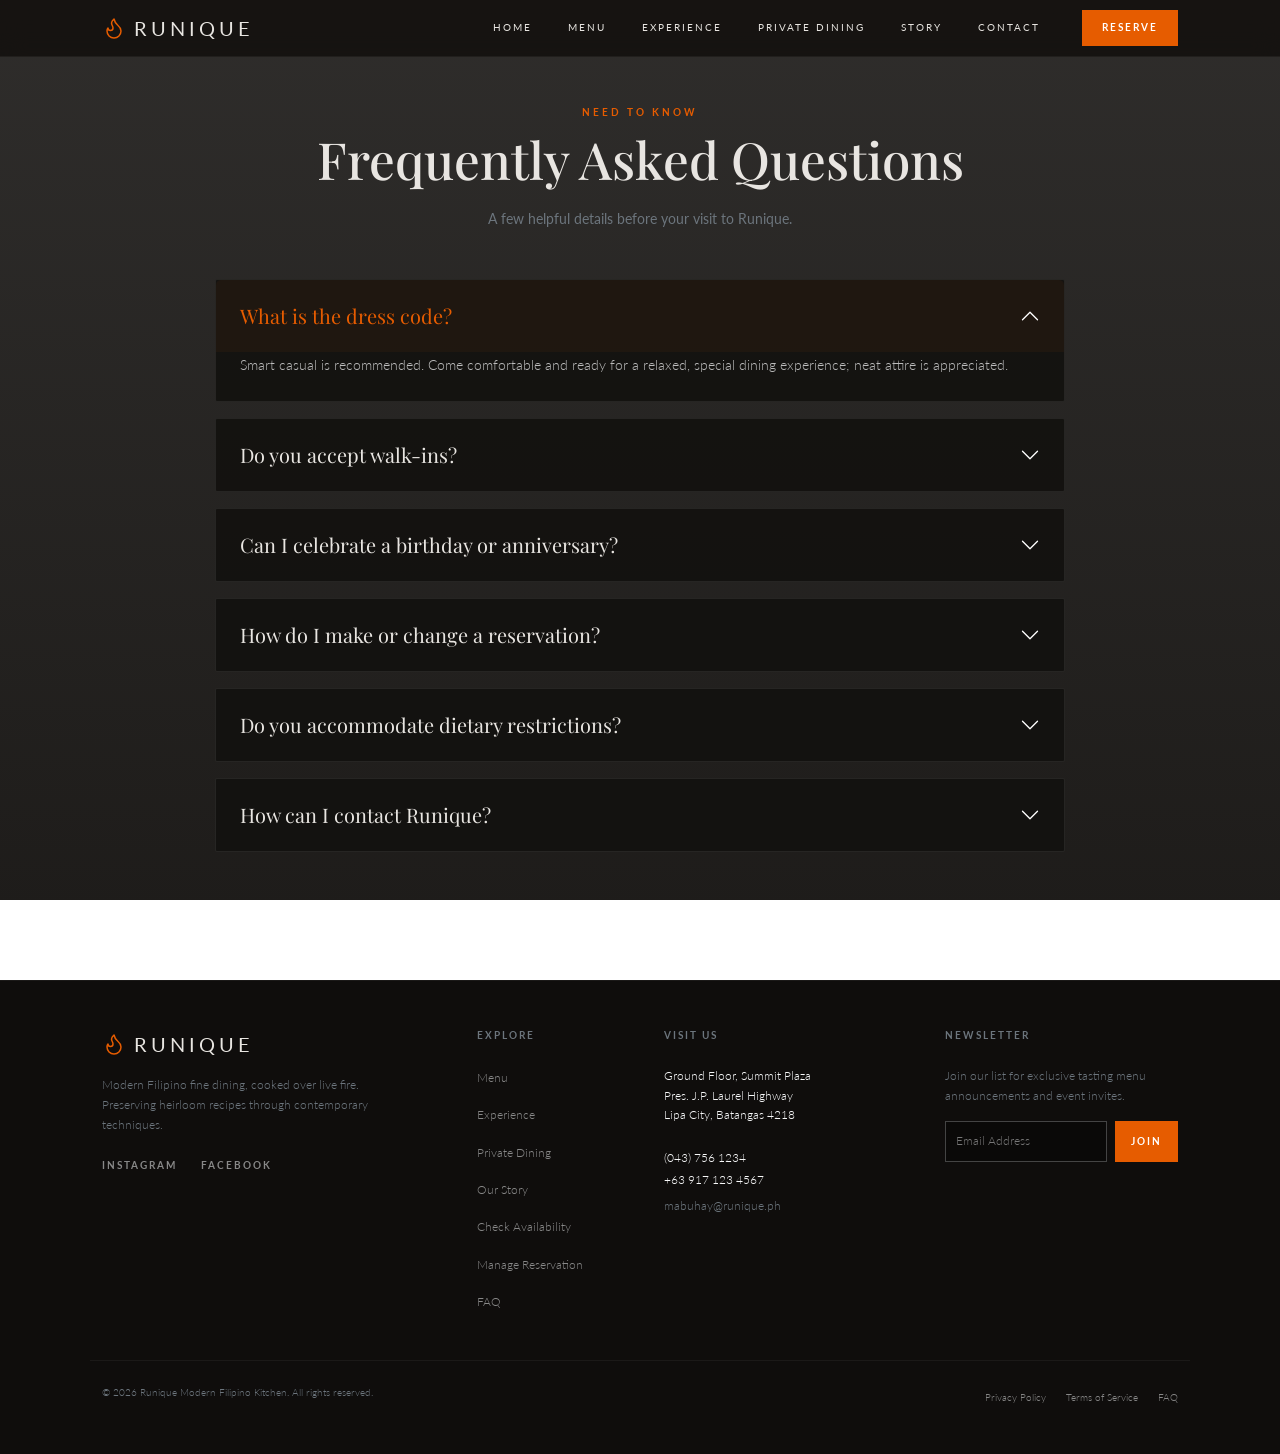
<file: faq.html>
<!doctype html>
<html lang="en">
  <head>
    <meta charset="UTF-8" />
    <meta name="viewport" content="width=device-width, initial-scale=1" />
    <title>FAQ | Runique</title>
    <link
      href="https://cdn.jsdelivr.net/npm/bootstrap@5.3.0/dist/css/bootstrap.min.css"
      rel="stylesheet"
    />
    <link
      href="https://fonts.googleapis.com/css2?family=Playfair+Display:ital,wght@0,400;0,500;0,600;1,400;1,500&family=Lato:wght@300;400;700&display=swap"
      rel="stylesheet"
    />
    <link rel="stylesheet" href="styles.css" />
  </head>
  <body>
    <nav class="navbar navbar-expand-lg py-2 sticky-top">
      <div class="container">
        <a class="navbar-brand d-flex align-items-center" href="index.html">
          <svg
            xmlns="http://www.w3.org/2000/svg"
            width="24"
            height="24"
            viewBox="0 0 24 24"
            fill="none"
            stroke="#E65C00"
            stroke-width="1.5"
            stroke-linecap="round"
            stroke-linejoin="round"
            class="me-2"
          >
            <path
              d="M8.5 14.5A2.5 2.5 0 0 0 11 12c0-1.38-.5-2-1-3-1.072-2.143-.224-4.054 2-6 .5 2.5 2 4.9 4 6.5 2 1.6 3 3.5 3 5.5a7 7 0 1 1-14 0c0-1.153.433-2.294 1-3a2.5 2.5 0 0 0 2.5 2.5z"
            ></path>
          </svg>
          RUNIQUE
        </a>
        <button
          class="navbar-toggler navbar-dark border-0"
          type="button"
          data-bs-toggle="collapse"
          data-bs-target="#navbarNav"
        >
          <span
            class="navbar-toggler-icon"
            style="width: 1.25em; height: 1.25em"
          ></span>
        </button>
        <div
          class="collapse navbar-collapse justify-content-end"
          id="navbarNav"
        >
          <ul class="navbar-nav align-items-center">
            <li class="nav-item">
              <a class="nav-link" href="index.html">Home</a>
            </li>
            <li class="nav-item">
              <a class="nav-link" href="menu.html">Menu</a>
            </li>
            <li class="nav-item">
              <a class="nav-link" href="experience.html">Experience</a>
            </li>
            <li class="nav-item">
              <a class="nav-link" href="private-dining.html">Private Dining</a>
            </li>
            <li class="nav-item">
              <a class="nav-link" href="about.html">Story</a>
            </li>
            <li class="nav-item">
              <a class="nav-link" href="contact.html">Contact</a>
            </li>
            <li class="nav-item ms-lg-4 mt-2 mt-lg-0">
              <a class="btn btn-orange" href="reserve.html">Reserve</a>
            </li>
          </ul>
        </div>
      </div>
    </nav>

    <main class="container py-5">
      <div class="text-center mb-5">
        <p
          class="text-orange text-uppercase mb-2"
          style="letter-spacing: 3px; font-size: 0.65rem; font-weight: 700"
        >
          Need to know
        </p>
        <h1 style="font-size: clamp(2.2rem, 5vw, 3.2rem)">
          Frequently Asked Questions
        </h1>
        <p
          class="text-secondary mx-auto mt-3"
          style="max-width: 620px; line-height: 1.8"
        >
          A few helpful details before your visit to Runique.
        </p>
      </div>
      <div class="accordion mx-auto" id="faqAccordion" style="max-width: 850px">
        <div class="accordion-item faq-item">
          <h2 class="accordion-header">
            <button
              class="accordion-button"
              type="button"
              data-bs-toggle="collapse"
              data-bs-target="#faq1"
            >
              What is the dress code?
            </button>
          </h2>
          <div
            id="faq1"
            class="accordion-collapse collapse show"
            data-bs-parent="#faqAccordion"
          >
            <div class="accordion-body">
              Smart casual is recommended. Come comfortable and ready for a
              relaxed, special dining experience; neat attire is appreciated.
            </div>
          </div>
        </div>
        <div class="accordion-item faq-item">
          <h2 class="accordion-header">
            <button
              class="accordion-button collapsed"
              type="button"
              data-bs-toggle="collapse"
              data-bs-target="#faq2"
            >
              Do you accept walk-ins?
            </button>
          </h2>
          <div
            id="faq2"
            class="accordion-collapse collapse"
            data-bs-parent="#faqAccordion"
          >
            <div class="accordion-body">
              Walk-ins may be accommodated depending on table availability. We
              recommend reserving ahead, especially for weekends and special
              occasions.
            </div>
          </div>
        </div>
        <div class="accordion-item faq-item">
          <h2 class="accordion-header">
            <button
              class="accordion-button collapsed"
              type="button"
              data-bs-toggle="collapse"
              data-bs-target="#faq3"
            >
              Can I celebrate a birthday or anniversary?
            </button>
          </h2>
          <div
            id="faq3"
            class="accordion-collapse collapse"
            data-bs-parent="#faqAccordion"
          >
            <div class="accordion-body">
              Absolutely. Mention your occasion when making a reservation. For
              larger gatherings or special arrangements, visit our Private
              Dining page and send an inquiry.
            </div>
          </div>
        </div>
        <div class="accordion-item faq-item">
          <h2 class="accordion-header">
            <button
              class="accordion-button collapsed"
              type="button"
              data-bs-toggle="collapse"
              data-bs-target="#faq4"
            >
              How do I make or change a reservation?
            </button>
          </h2>
          <div
            id="faq4"
            class="accordion-collapse collapse"
            data-bs-parent="#faqAccordion"
          >
            <div class="accordion-body">
              Use the Reserve button to submit a reservation request. If you
              need to change details, contact the restaurant directly using the
              details on our Contact page.
            </div>
          </div>
        </div>
        <div class="accordion-item faq-item">
          <h2 class="accordion-header">
            <button
              class="accordion-button collapsed"
              type="button"
              data-bs-toggle="collapse"
              data-bs-target="#faq5"
            >
              Do you accommodate dietary restrictions?
            </button>
          </h2>
          <div
            id="faq5"
            class="accordion-collapse collapse"
            data-bs-parent="#faqAccordion"
          >
            <div class="accordion-body">
              Please tell us about allergies or dietary requirements before
              ordering. Our team can advise which menu items may be suitable,
              but cross-contact may be possible.
            </div>
          </div>
        </div>
        <div class="accordion-item faq-item">
          <h2 class="accordion-header">
            <button
              class="accordion-button collapsed"
              type="button"
              data-bs-toggle="collapse"
              data-bs-target="#faq6"
            >
              How can I contact Runique?
            </button>
          </h2>
          <div
            id="faq6"
            class="accordion-collapse collapse"
            data-bs-parent="#faqAccordion"
          >
            <div class="accordion-body">
              Visit our Contact page for the restaurant's address, hours, and
              contact form.
            </div>
          </div>
        </div>
      </div>
    </main>

    <footer class="site-footer">
      <div class="container">
        <div class="row g-5 mb-5">
          <div class="col-lg-4">
            <a
              class="navbar-brand d-flex align-items-center mb-3"
              href="index.html"
            >
              <svg
                xmlns="http://www.w3.org/2000/svg"
                width="24"
                height="24"
                viewBox="0 0 24 24"
                fill="none"
                stroke="#E65C00"
                stroke-width="1.5"
                stroke-linecap="round"
                stroke-linejoin="round"
                class="me-2"
              >
                <path
                  d="M8.5 14.5A2.5 2.5 0 0 0 11 12c0-1.38-.5-2-1-3-1.072-2.143-.224-4.054 2-6 .5 2.5 2 4.9 4 6.5 2 1.6 3 3.5 3 5.5a7 7 0 1 1-14 0c0-1.153.433-2.294 1-3a2.5 2.5 0 0 0 2.5 2.5z"
                ></path>
              </svg>
              RUNIQUE
            </a>
            <p
              class="text-secondary small mb-4"
              style="max-width: 280px; line-height: 1.6; font-weight: 300"
            >
              Modern Filipino fine dining, cooked over live fire. Preserving
              heirloom recipes through contemporary techniques.
            </p>
            <div class="d-flex gap-4">
              <a
                href="#"
                class="footer-link small text-uppercase"
                style="
                  letter-spacing: 2px;
                  font-weight: 700;
                  font-size: 0.65rem;
                "
                >Instagram</a
              >
              <a
                href="#"
                class="footer-link small text-uppercase"
                style="
                  letter-spacing: 2px;
                  font-weight: 700;
                  font-size: 0.65rem;
                "
                >Facebook</a
              >
            </div>
          </div>
          <div class="col-lg-2 col-md-6">
            <h6
              class="text-secondary text-uppercase mb-4"
              style="font-size: 0.65rem; letter-spacing: 2px; font-weight: 700"
            >
              Explore
            </h6>
            <ul class="list-unstyled mb-0 d-flex flex-column gap-3">
              <li>
                <a
                  href="menu.html"
                  class="footer-link small"
                  style="font-weight: 300"
                  >Menu</a
                >
              </li>
              <li>
                <a
                  href="experience.html"
                  class="footer-link small"
                  style="font-weight: 300"
                  >Experience</a
                >
              </li>
              <li>
                <a
                  href="private-dining.html"
                  class="footer-link small"
                  style="font-weight: 300"
                  >Private Dining</a
                >
              </li>
              <li>
                <a
                  href="about.html"
                  class="footer-link small"
                  style="font-weight: 300"
                  >Our Story</a
                >
              </li>
              <li>
                <a
                  href="availability.html"
                  class="footer-link small"
                  style="font-weight: 300"
                  >Check Availability</a
                >
              </li>
              <li>
                <a
                  href="manage-reservation.html"
                  class="footer-link small"
                  style="font-weight: 300"
                  >Manage Reservation</a
                >
              </li>
              <li>
                <a
                  href="faq.html"
                  class="footer-link small"
                  style="font-weight: 300"
                  >FAQ</a
                >
              </li>
            </ul>
          </div>
          <div class="col-lg-3 col-md-6">
            <h6
              class="text-secondary text-uppercase mb-4"
              style="font-size: 0.65rem; letter-spacing: 2px; font-weight: 700"
            >
              Visit Us
            </h6>
            <p
              class="text-light mb-1 small"
              style="font-weight: 300; line-height: 1.6"
            >
              Ground Floor, Summit Plaza<br />Pres. J.P. Laurel Highway<br />Lipa
              City, Batangas 4218
            </p>
            <div class="mt-4">
              <p class="text-light mb-1 small" style="font-weight: 300">
                (043) 756 1234
              </p>
              <p class="text-light mb-1 small" style="font-weight: 300">
                +63 917 123 4567
              </p>
              <p class="text-secondary small mt-2" style="font-weight: 300">
                mabuhay@runique.ph
              </p>
            </div>
          </div>
          <div class="col-lg-3">
            <h6
              class="text-secondary text-uppercase mb-4"
              style="font-size: 0.65rem; letter-spacing: 2px; font-weight: 700"
            >
              Newsletter
            </h6>
            <p
              class="text-secondary small mb-3"
              style="font-weight: 300; line-height: 1.6"
            >
              Join our list for exclusive tasting menu announcements and event
              invites.
            </p>
            <form
              class="d-flex gap-2"
              action="newsletter-success.html"
              method="get"
            >
              <input
                type="email"
                name="email"
                class="form-control"
                placeholder="Email Address"
                required
                style="
                  background-color: rgba(0, 0, 0, 0.3);
                  border: 1px solid #444;
                  color: #e8e5e1;
                  border-radius: 0;
                  font-size: 0.75rem;
                "
              />
              <button
                type="submit"
                class="btn btn-orange"
                style="padding: 8px 16px"
              >
                Join
              </button>
            </form>
          </div>
        </div>
        <div
          class="row pt-4 border-top"
          style="border-color: rgba(255, 255, 255, 0.05) !important"
        >
          <div class="col-md-6 text-center text-md-start mb-2 mb-md-0">
            <p
              class="text-secondary small mb-0"
              style="font-size: 0.65rem; font-weight: 300"
            >
              &copy; 2026 Runique Modern Filipino Kitchen. All rights reserved.
            </p>
          </div>
          <div class="col-md-6 text-center text-md-end">
            <a
              href="privacy-policy.html"
              class="footer-link small me-3"
              style="font-size: 0.65rem; font-weight: 300"
              >Privacy Policy</a
            >
            <a
              href="terms.html"
              class="footer-link small me-3"
              style="font-size: 0.65rem; font-weight: 300"
              >Terms of Service</a
            >
            <a
              href="faq.html"
              class="footer-link small text-orange"
              style="font-size: 0.65rem; font-weight: 300"
              >FAQ</a
            >
          </div>
        </div>
      </div>
    </footer>
    <script src="https://cdn.jsdelivr.net/npm/bootstrap@5.3.0/dist/js/bootstrap.bundle.min.js"></script>
    <script src="script.js"></script>
  </body>
</html>
</file>
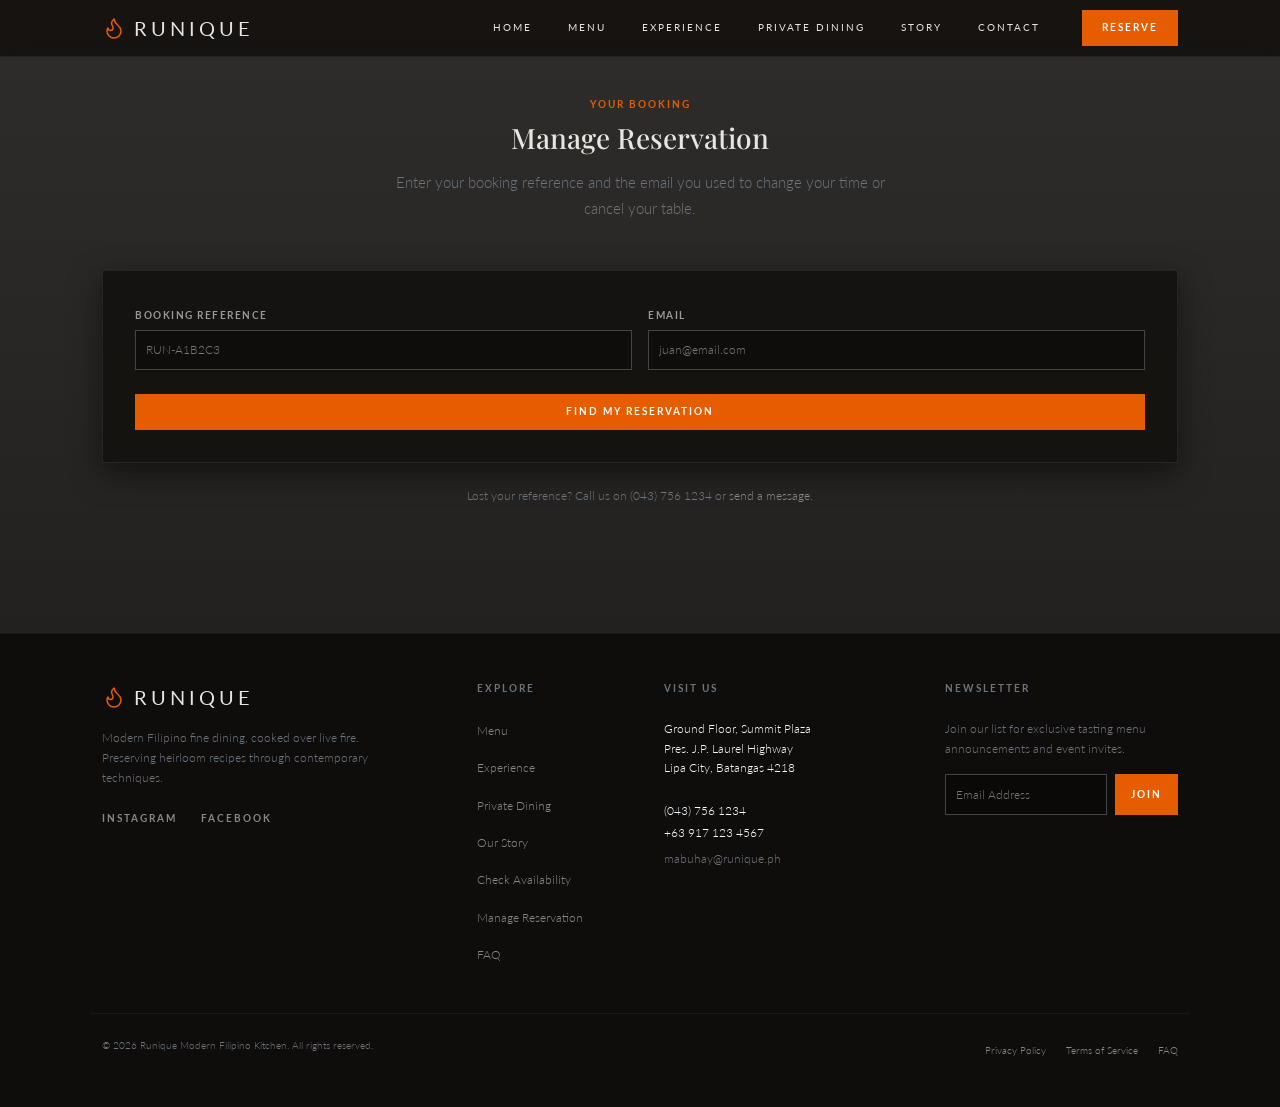
<file: manage-reservation.html>
<!doctype html>
<html lang="en">
  <head>
    <meta charset="UTF-8" />
    <meta name="viewport" content="width=device-width, initial-scale=1.0" />
    <title>Manage Reservation | Runique</title>
    <link
      href="https://cdn.jsdelivr.net/npm/bootstrap@5.3.0/dist/css/bootstrap.min.css"
      rel="stylesheet"
    />
    <link
      href="https://fonts.googleapis.com/css2?family=Playfair+Display:ital,wght@0,400;0,500;0,600;1,400;1,500&family=Lato:wght@300;400;700&display=swap"
      rel="stylesheet"
    />
    <link rel="stylesheet" href="styles.css" />
  </head>
  <body data-page="manage">
    <nav class="navbar navbar-expand-lg py-2 sticky-top">
      <div class="container">
        <a class="navbar-brand d-flex align-items-center" href="index.html">
          <svg
            xmlns="http://www.w3.org/2000/svg"
            width="24"
            height="24"
            viewBox="0 0 24 24"
            fill="none"
            stroke="#E65C00"
            stroke-width="1.5"
            stroke-linecap="round"
            stroke-linejoin="round"
            class="me-2"
          >
            <path
              d="M8.5 14.5A2.5 2.5 0 0 0 11 12c0-1.38-.5-2-1-3-1.072-2.143-.224-4.054 2-6 .5 2.5 2 4.9 4 6.5 2 1.6 3 3.5 3 5.5a7 7 0 1 1-14 0c0-1.153.433-2.294 1-3a2.5 2.5 0 0 0 2.5 2.5z"
            ></path>
          </svg>
          RUNIQUE
        </a>
        <button
          class="navbar-toggler navbar-dark border-0"
          type="button"
          data-bs-toggle="collapse"
          data-bs-target="#navbarNav"
        >
          <span
            class="navbar-toggler-icon"
            style="width: 1.25em; height: 1.25em"
          ></span>
        </button>
        <div
          class="collapse navbar-collapse justify-content-end"
          id="navbarNav"
        >
          <ul class="navbar-nav align-items-center">
            <li class="nav-item">
              <a class="nav-link" href="index.html">Home</a>
            </li>
            <li class="nav-item">
              <a class="nav-link" href="menu.html">Menu</a>
            </li>
            <li class="nav-item">
              <a class="nav-link" href="experience.html">Experience</a>
            </li>
            <li class="nav-item">
              <a class="nav-link" href="private-dining.html">Private Dining</a>
            </li>
            <li class="nav-item">
              <a class="nav-link" href="about.html">Story</a>
            </li>
            <li class="nav-item">
              <a class="nav-link" href="contact.html">Contact</a>
            </li>
            <li class="nav-item ms-lg-4 mt-2 mt-lg-0">
              <a class="btn btn-orange" href="reserve.html">Reserve</a>
            </li>
          </ul>
        </div>
      </div>
    </nav>

    <main class="container mt-4 pt-3 pb-5">
      <div class="narrow mx-auto">
        <div class="text-center mb-5">
          <p class="text-orange text-uppercase mb-2 eyebrow">Your booking</p>
          <h1 class="page-title mb-3">Manage Reservation</h1>
          <p
            class="text-secondary mx-auto"
            style="
              max-width: 520px;
              font-weight: 300;
              font-size: 0.95rem;
              line-height: 1.7;
            "
          >
            Enter your booking reference and the email you used to change your
            time or cancel your table.
          </p>
        </div>

        <div class="form-panel mb-4">
          <form id="lookupForm" novalidate>
            <div class="row g-3">
              <div class="col-md-6">
                <label class="form-label" for="mgRef">Booking reference</label>
                <input
                  id="mgRef"
                  name="ref"
                  type="text"
                  class="form-control text-uppercase"
                  placeholder="RUN-A1B2C3"
                  autocomplete="off"
                />
              </div>
              <div class="col-md-6">
                <label class="form-label" for="mgEmail">Email</label>
                <input
                  id="mgEmail"
                  name="email"
                  type="email"
                  class="form-control"
                  placeholder="juan@email.com"
                  autocomplete="email"
                />
              </div>
            </div>
            <div id="lookupError" class="notice error d-none mt-3 mb-0"></div>
            <button type="submit" class="btn btn-orange w-100 mt-4">
              Find My Reservation
            </button>
          </form>
        </div>

        <div id="manageView" class="d-none"></div>

        <p
          class="text-secondary text-center small mt-4"
          style="font-weight: 300"
        >
          Lost your reference? Call us on (043) 756 1234 or
          <a class="footer-link" href="contact.html">send a message</a>.
        </p>
      </div>
    </main>

    <footer class="site-footer">
      <div class="container">
        <div class="row g-5 mb-5">
          <div class="col-lg-4">
            <a
              class="navbar-brand d-flex align-items-center mb-3"
              href="index.html"
            >
              <svg
                xmlns="http://www.w3.org/2000/svg"
                width="24"
                height="24"
                viewBox="0 0 24 24"
                fill="none"
                stroke="#E65C00"
                stroke-width="1.5"
                stroke-linecap="round"
                stroke-linejoin="round"
                class="me-2"
              >
                <path
                  d="M8.5 14.5A2.5 2.5 0 0 0 11 12c0-1.38-.5-2-1-3-1.072-2.143-.224-4.054 2-6 .5 2.5 2 4.9 4 6.5 2 1.6 3 3.5 3 5.5a7 7 0 1 1-14 0c0-1.153.433-2.294 1-3a2.5 2.5 0 0 0 2.5 2.5z"
                ></path>
              </svg>
              RUNIQUE
            </a>
            <p
              class="text-secondary small mb-4"
              style="max-width: 280px; line-height: 1.6; font-weight: 300"
            >
              Modern Filipino fine dining, cooked over live fire. Preserving
              heirloom recipes through contemporary techniques.
            </p>
            <div class="d-flex gap-4">
              <a
                href="#"
                class="footer-link small text-uppercase"
                style="
                  letter-spacing: 2px;
                  font-weight: 700;
                  font-size: 0.65rem;
                "
                >Instagram</a
              >
              <a
                href="#"
                class="footer-link small text-uppercase"
                style="
                  letter-spacing: 2px;
                  font-weight: 700;
                  font-size: 0.65rem;
                "
                >Facebook</a
              >
            </div>
          </div>
          <div class="col-lg-2 col-md-6">
            <h6
              class="text-secondary text-uppercase mb-4"
              style="font-size: 0.65rem; letter-spacing: 2px; font-weight: 700"
            >
              Explore
            </h6>
            <ul class="list-unstyled mb-0 d-flex flex-column gap-3">
              <li>
                <a
                  href="menu.html"
                  class="footer-link small"
                  style="font-weight: 300"
                  >Menu</a
                >
              </li>
              <li>
                <a
                  href="experience.html"
                  class="footer-link small"
                  style="font-weight: 300"
                  >Experience</a
                >
              </li>
              <li>
                <a
                  href="private-dining.html"
                  class="footer-link small"
                  style="font-weight: 300"
                  >Private Dining</a
                >
              </li>
              <li>
                <a
                  href="about.html"
                  class="footer-link small"
                  style="font-weight: 300"
                  >Our Story</a
                >
              </li>
              <li>
                <a
                  href="availability.html"
                  class="footer-link small"
                  style="font-weight: 300"
                  >Check Availability</a
                >
              </li>
              <li>
                <a
                  href="manage-reservation.html"
                  class="footer-link small"
                  style="font-weight: 300"
                  >Manage Reservation</a
                >
              </li>
              <li>
                <a
                  href="faq.html"
                  class="footer-link small"
                  style="font-weight: 300"
                  >FAQ</a
                >
              </li>
            </ul>
          </div>
          <div class="col-lg-3 col-md-6">
            <h6
              class="text-secondary text-uppercase mb-4"
              style="font-size: 0.65rem; letter-spacing: 2px; font-weight: 700"
            >
              Visit Us
            </h6>
            <p
              class="text-light mb-1 small"
              style="font-weight: 300; line-height: 1.6"
            >
              Ground Floor, Summit Plaza<br />Pres. J.P. Laurel Highway<br />Lipa
              City, Batangas 4218
            </p>
            <div class="mt-4">
              <p class="text-light mb-1 small" style="font-weight: 300">
                (043) 756 1234
              </p>
              <p class="text-light mb-1 small" style="font-weight: 300">
                +63 917 123 4567
              </p>
              <p class="text-secondary small mt-2" style="font-weight: 300">
                mabuhay@runique.ph
              </p>
            </div>
          </div>
          <div class="col-lg-3">
            <h6
              class="text-secondary text-uppercase mb-4"
              style="font-size: 0.65rem; letter-spacing: 2px; font-weight: 700"
            >
              Newsletter
            </h6>
            <p
              class="text-secondary small mb-3"
              style="font-weight: 300; line-height: 1.6"
            >
              Join our list for exclusive tasting menu announcements and event
              invites.
            </p>
            <form
              class="d-flex gap-2"
              action="newsletter-success.html"
              method="get"
            >
              <input
                type="email"
                name="email"
                class="form-control"
                placeholder="Email Address"
                required
                style="
                  background-color: rgba(0, 0, 0, 0.3);
                  border: 1px solid #444;
                  color: #e8e5e1;
                  border-radius: 0;
                  font-size: 0.75rem;
                "
              />
              <button
                type="submit"
                class="btn btn-orange"
                style="padding: 8px 16px"
              >
                Join
              </button>
            </form>
          </div>
        </div>
        <div
          class="row pt-4 border-top"
          style="border-color: rgba(255, 255, 255, 0.05) !important"
        >
          <div class="col-md-6 text-center text-md-start mb-2 mb-md-0">
            <p
              class="text-secondary small mb-0"
              style="font-size: 0.65rem; font-weight: 300"
            >
              &copy; 2026 Runique Modern Filipino Kitchen. All rights reserved.
            </p>
          </div>
          <div class="col-md-6 text-center text-md-end">
            <a
              href="privacy-policy.html"
              class="footer-link small me-3"
              style="font-size: 0.65rem; font-weight: 300"
              >Privacy Policy</a
            >
            <a
              href="terms.html"
              class="footer-link small me-3"
              style="font-size: 0.65rem; font-weight: 300"
              >Terms of Service</a
            >
            <a
              href="faq.html"
              class="footer-link small"
              style="font-size: 0.65rem; font-weight: 300"
              >FAQ</a
            >
          </div>
        </div>
      </div>
    </footer>

    <div class="modal fade" id="cancelModal" tabindex="-1" aria-hidden="true">
      <div class="modal-dialog modal-dialog-centered">
        <div
          class="modal-content rounded-1"
          style="
            background-color: #12100e;
            border: 1px solid rgba(255, 255, 255, 0.1);
          "
        >
          <div class="modal-header border-secondary">
            <h5
              class="modal-title"
              style="
                font-family: &quot;Playfair Display&quot;, serif;
                font-size: 1.5rem;
                color: #e8e5e1;
              "
            >
              Cancel this reservation?
            </h5>
            <button
              type="button"
              class="btn-close btn-close-white"
              data-bs-dismiss="modal"
              aria-label="Close"
            ></button>
          </div>
          <div class="modal-body p-4">
            <p
              class="text-secondary mb-2"
              style="font-weight: 300; line-height: 1.7"
            >
              You are about to cancel your table for
            </p>
            <p class="mb-3" id="cancelSummary" style="color: #e8e5e1"></p>
            <p class="text-secondary small mb-0" style="font-weight: 300">
              This cannot be undone, but you can always book again.
            </p>
          </div>
          <div class="modal-footer border-secondary">
            <button
              type="button"
              class="btn btn-outline-light"
              data-bs-dismiss="modal"
            >
              Keep Reservation
            </button>
            <button type="button" class="btn btn-orange" id="confirmCancel">
              Yes, Cancel
            </button>
          </div>
        </div>
      </div>
    </div>

    <script src="https://cdn.jsdelivr.net/npm/bootstrap@5.3.0/dist/js/bootstrap.bundle.min.js"></script>
    <script src="script.js"></script>
  </body>
</html>
</file>
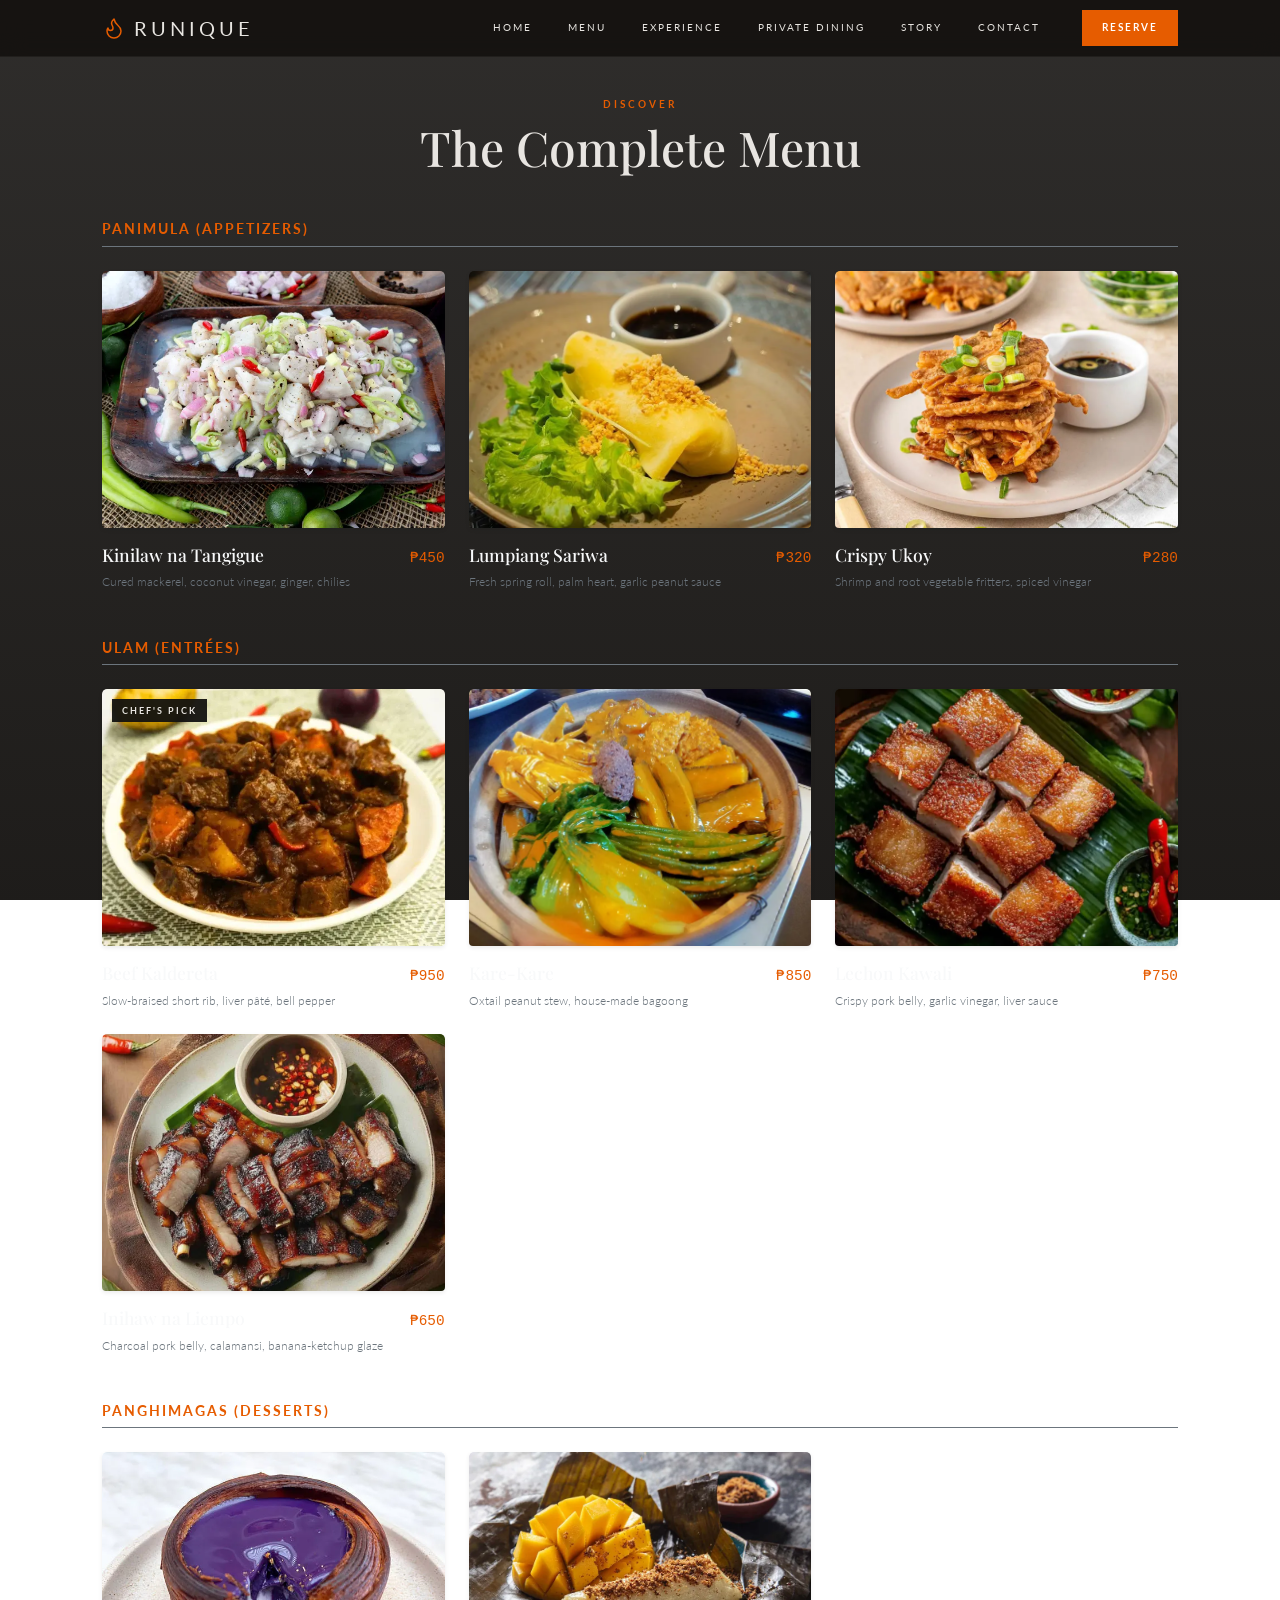
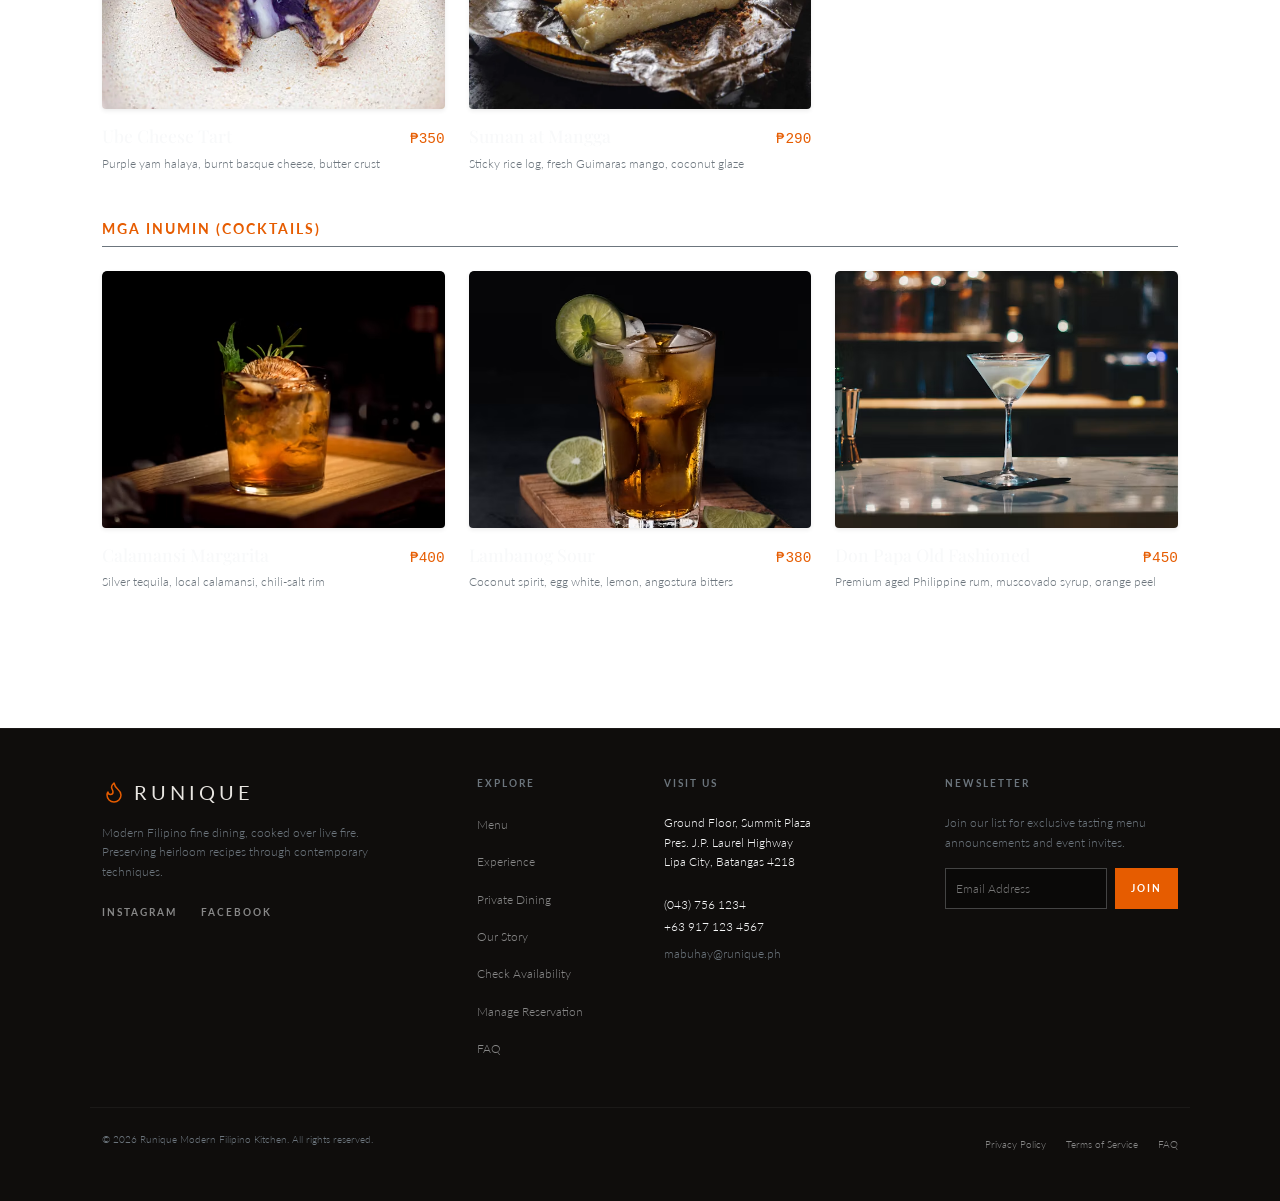
<file: menu.html>
<!doctype html>
<html lang="en">
  <head>
    <meta charset="UTF-8" />
    <meta name="viewport" content="width=device-width, initial-scale=1.0" />
    <title>Full Menu | Runique</title>
    <link
      href="https://cdn.jsdelivr.net/npm/bootstrap@5.3.0/dist/css/bootstrap.min.css"
      rel="stylesheet"
    />
    <link
      href="https://fonts.googleapis.com/css2?family=Playfair+Display:ital,wght@0,400;0,500;0,600;1,400;1,500&family=Lato:wght@300;400;700&display=swap"
      rel="stylesheet"
    />
    <link rel="stylesheet" href="styles.css" />
  </head>
  <body>
    <nav class="navbar navbar-expand-lg py-2 sticky-top">
      <div class="container">
        <a class="navbar-brand d-flex align-items-center" href="index.html">
          <svg
            xmlns="http://www.w3.org/2000/svg"
            width="24"
            height="24"
            viewBox="0 0 24 24"
            fill="none"
            stroke="#E65C00"
            stroke-width="1.5"
            stroke-linecap="round"
            stroke-linejoin="round"
            class="me-2"
          >
            <path
              d="M8.5 14.5A2.5 2.5 0 0 0 11 12c0-1.38-.5-2-1-3-1.072-2.143-.224-4.054 2-6 .5 2.5 2 4.9 4 6.5 2 1.6 3 3.5 3 5.5a7 7 0 1 1-14 0c0-1.153.433-2.294 1-3a2.5 2.5 0 0 0 2.5 2.5z"
            ></path>
          </svg>
          RUNIQUE
        </a>
        <button
          class="navbar-toggler navbar-dark border-0"
          type="button"
          data-bs-toggle="collapse"
          data-bs-target="#navbarNav"
        >
          <span
            class="navbar-toggler-icon"
            style="width: 1.25em; height: 1.25em"
          ></span>
        </button>
        <div
          class="collapse navbar-collapse justify-content-end"
          id="navbarNav"
        >
          <ul class="navbar-nav align-items-center">
            <li class="nav-item">
              <a class="nav-link" href="index.html">Home</a>
            </li>
            <li class="nav-item">
              <a class="nav-link text-orange" href="menu.html">Menu</a>
            </li>
            <li class="nav-item">
              <a class="nav-link" href="experience.html">Experience</a>
            </li>
            <li class="nav-item">
              <a class="nav-link" href="private-dining.html">Private Dining</a>
            </li>
            <li class="nav-item">
              <a class="nav-link" href="about.html">Story</a>
            </li>
            <li class="nav-item">
              <a class="nav-link" href="contact.html">Contact</a>
            </li>
            <li class="nav-item ms-lg-4 mt-2 mt-lg-0">
              <a class="btn btn-orange" href="reserve.html">Reserve</a>
            </li>
          </ul>
        </div>
      </div>
    </nav>

    <section class="container mt-4 pt-3 pb-5">
      <div class="text-center mb-5">
        <p
          class="text-orange text-uppercase mb-2"
          style="font-size: 0.65rem; letter-spacing: 3px; font-weight: 700"
        >
          Discover
        </p>
        <h1
          style="
            font-size: clamp(2rem, 5vw, 3rem);
            line-height: 1.1;
            margin-bottom: 1rem;
          "
        >
          The Complete Menu
        </h1>
      </div>

      <!-- Appetizers -->
      <h3
        class="text-orange border-bottom border-secondary pb-2 mb-4"
        style="
          font-family: &quot;Lato&quot;, sans-serif;
          font-size: 0.85rem;
          text-transform: uppercase;
          letter-spacing: 2px;
          font-weight: 700;
        "
      >
        Panimula (Appetizers)
      </h3>
      <div class="row row-cols-1 row-cols-md-2 row-cols-lg-3 g-4 mb-5">
        <div class="col">
          <div
            class="card h-100 bg-transparent border-0 menu-card"
            data-bs-toggle="modal"
            data-bs-target="#modalKinilaw"
          >
            <div
              class="image-container rounded-1 overflow-hidden mb-3 shadow-sm"
            >
              <img
                src="pictures/kinilaw-recipe.webp"
                class="card-img-top menu-card-img"
                style="aspect-ratio: 4/3; object-fit: cover"
                alt="Kinilaw"
              />
            </div>
            <div class="card-body p-0 text-light">
              <div
                class="d-flex justify-content-between align-items-baseline mb-1"
              >
                <h4 class="h6 mb-0 text-light" style="font-size: 1.1rem">
                  Kinilaw na Tangigue
                </h4>
                <span
                  class="text-orange font-monospace"
                  style="font-size: 0.9rem"
                  >₱450</span
                >
              </div>
              <p class="text-secondary small mb-0" style="font-weight: 300">
                Cured mackerel, coconut vinegar, ginger, chilies
              </p>
            </div>
          </div>
        </div>
        <div class="col">
          <div
            class="card h-100 bg-transparent border-0 menu-card"
            data-bs-toggle="modal"
            data-bs-target="#modalLumpia"
          >
            <div
              class="image-container rounded-1 overflow-hidden mb-3 shadow-sm"
            >
              <img
                src="pictures/lumpia.webp"
                class="card-img-top menu-card-img"
                style="aspect-ratio: 4/3; object-fit: cover"
                alt="Lumpiang Sariwa"
              />
            </div>
            <div class="card-body p-0 text-light">
              <div
                class="d-flex justify-content-between align-items-baseline mb-1"
              >
                <h4 class="h6 mb-0 text-light" style="font-size: 1.1rem">
                  Lumpiang Sariwa
                </h4>
                <span
                  class="text-orange font-monospace"
                  style="font-size: 0.9rem"
                  >₱320</span
                >
              </div>
              <p class="text-secondary small mb-0" style="font-weight: 300">
                Fresh spring roll, palm heart, garlic peanut sauce
              </p>
            </div>
          </div>
        </div>
        <div class="col">
          <div
            class="card h-100 bg-transparent border-0 menu-card"
            data-bs-toggle="modal"
            data-bs-target="#modalUkoy"
          >
            <div
              class="image-container rounded-1 overflow-hidden mb-3 shadow-sm"
            >
              <img
                src="pictures/okoy.webp"
                class="card-img-top menu-card-img"
                style="aspect-ratio: 4/3; object-fit: cover"
                alt="Crispy Ukoy"
              />
            </div>
            <div class="card-body p-0 text-light">
              <div
                class="d-flex justify-content-between align-items-baseline mb-1"
              >
                <h4 class="h6 mb-0 text-light" style="font-size: 1.1rem">
                  Crispy Ukoy
                </h4>
                <span
                  class="text-orange font-monospace"
                  style="font-size: 0.9rem"
                  >₱280</span
                >
              </div>
              <p class="text-secondary small mb-0" style="font-weight: 300">
                Shrimp and root vegetable fritters, spiced vinegar
              </p>
            </div>
          </div>
        </div>
      </div>

      <!-- Entrees -->
      <h3
        class="text-orange border-bottom border-secondary pb-2 mb-4"
        style="
          font-family: &quot;Lato&quot;, sans-serif;
          font-size: 0.85rem;
          text-transform: uppercase;
          letter-spacing: 2px;
          font-weight: 700;
        "
      >
        Ulam (Entrées)
      </h3>
      <div class="row row-cols-1 row-cols-md-2 row-cols-lg-3 g-4 mb-5">
        <div class="col">
          <div
            class="card h-100 bg-transparent border-0 menu-card"
            data-bs-toggle="modal"
            data-bs-target="#modalKaldereta"
          >
            <div
              class="image-container rounded-1 overflow-hidden mb-3 shadow-sm position-relative"
            >
              <span
                class="chef-badge"
                style="
                  position: absolute;
                  top: 10px;
                  left: 10px;
                  background-color: rgba(20, 18, 16, 0.95);
                  color: #e8e5e1;
                  padding: 5px 10px;
                  font-size: 0.55rem;
                  font-weight: 700;
                  letter-spacing: 2px;
                  text-transform: uppercase;
                  z-index: 2;
                "
                >Chef's Pick</span
              >
              <img
                src="pictures/caldereta.webp"
                class="card-img-top menu-card-img"
                style="aspect-ratio: 4/3; object-fit: cover"
                alt="Beef Kaldereta"
              />
            </div>
            <div class="card-body p-0 text-light">
              <div
                class="d-flex justify-content-between align-items-baseline mb-1"
              >
                <h4 class="h6 mb-0 text-light" style="font-size: 1.1rem">
                  Beef Kaldereta
                </h4>
                <span
                  class="text-orange font-monospace"
                  style="font-size: 0.9rem"
                  >₱950</span
                >
              </div>
              <p class="text-secondary small mb-0" style="font-weight: 300">
                Slow-braised short rib, liver pâté, bell pepper
              </p>
            </div>
          </div>
        </div>
        <div class="col">
          <div
            class="card h-100 bg-transparent border-0 menu-card"
            data-bs-toggle="modal"
            data-bs-target="#modalKarekare"
          >
            <div
              class="image-container rounded-1 overflow-hidden mb-3 shadow-sm"
            >
              <img
                src="pictures/kare.webp"
                class="card-img-top menu-card-img"
                style="aspect-ratio: 4/3; object-fit: cover"
                alt="Kare-Kare"
              />
            </div>
            <div class="card-body p-0 text-light">
              <div
                class="d-flex justify-content-between align-items-baseline mb-1"
              >
                <h4 class="h6 mb-0 text-light" style="font-size: 1.1rem">
                  Kare-Kare
                </h4>
                <span
                  class="text-orange font-monospace"
                  style="font-size: 0.9rem"
                  >₱850</span
                >
              </div>
              <p class="text-secondary small mb-0" style="font-weight: 300">
                Oxtail peanut stew, house-made bagoong
              </p>
            </div>
          </div>
        </div>
        <div class="col">
          <div
            class="card h-100 bg-transparent border-0 menu-card"
            data-bs-toggle="modal"
            data-bs-target="#modalLechon"
          >
            <div
              class="image-container rounded-1 overflow-hidden mb-3 shadow-sm"
            >
              <img
                src="pictures/lechon.webp"
                class="card-img-top menu-card-img"
                style="aspect-ratio: 4/3; object-fit: cover"
                alt="Lechon Kawali"
              />
            </div>
            <div class="card-body p-0 text-light">
              <div
                class="d-flex justify-content-between align-items-baseline mb-1"
              >
                <h4 class="h6 mb-0 text-light" style="font-size: 1.1rem">
                  Lechon Kawali
                </h4>
                <span
                  class="text-orange font-monospace"
                  style="font-size: 0.9rem"
                  >₱750</span
                >
              </div>
              <p class="text-secondary small mb-0" style="font-weight: 300">
                Crispy pork belly, garlic vinegar, liver sauce
              </p>
            </div>
          </div>
        </div>
        <div class="col">
          <div
            class="card h-100 bg-transparent border-0 menu-card"
            data-bs-toggle="modal"
            data-bs-target="#modalLiempo"
          >
            <div
              class="image-container rounded-1 overflow-hidden mb-3 shadow-sm"
            >
              <img
                src="pictures/liempo.webp"
                class="card-img-top menu-card-img"
                style="aspect-ratio: 4/3; object-fit: cover"
                alt="Inihaw na Liempo"
              />
            </div>
            <div class="card-body p-0 text-light">
              <div
                class="d-flex justify-content-between align-items-baseline mb-1"
              >
                <h4 class="h6 mb-0 text-light" style="font-size: 1.1rem">
                  Inihaw na Liempo
                </h4>
                <span
                  class="text-orange font-monospace"
                  style="font-size: 0.9rem"
                  >₱650</span
                >
              </div>
              <p class="text-secondary small mb-0" style="font-weight: 300">
                Charcoal pork belly, calamansi, banana-ketchup glaze
              </p>
            </div>
          </div>
        </div>
      </div>

      <!-- Desserts -->
      <h3
        class="text-orange border-bottom border-secondary pb-2 mb-4"
        style="
          font-family: &quot;Lato&quot;, sans-serif;
          font-size: 0.85rem;
          text-transform: uppercase;
          letter-spacing: 2px;
          font-weight: 700;
        "
      >
        Panghimagas (Desserts)
      </h3>
      <div class="row row-cols-1 row-cols-md-2 row-cols-lg-3 g-4 mb-5">
        <div class="col">
          <div
            class="card h-100 bg-transparent border-0 menu-card"
            data-bs-toggle="modal"
            data-bs-target="#modalUbe"
          >
            <div
              class="image-container rounded-1 overflow-hidden mb-3 shadow-sm"
            >
              <img
                src="pictures/ube.webp"
                class="card-img-top menu-card-img"
                style="aspect-ratio: 4/3; object-fit: cover"
                alt="Ube Cheese Tart"
              />
            </div>
            <div class="card-body p-0 text-light">
              <div
                class="d-flex justify-content-between align-items-baseline mb-1"
              >
                <h4 class="h6 mb-0 text-light" style="font-size: 1.1rem">
                  Ube Cheese Tart
                </h4>
                <span
                  class="text-orange font-monospace"
                  style="font-size: 0.9rem"
                  >₱350</span
                >
              </div>
              <p class="text-secondary small mb-0" style="font-weight: 300">
                Purple yam halaya, burnt basque cheese, butter crust
              </p>
            </div>
          </div>
        </div>
        <div class="col">
          <div
            class="card h-100 bg-transparent border-0 menu-card"
            data-bs-toggle="modal"
            data-bs-target="#modalSuman"
          >
            <div
              class="image-container rounded-1 overflow-hidden mb-3 shadow-sm"
            >
              <img
                src="pictures/suman.webp"
                class="card-img-top menu-card-img"
                style="aspect-ratio: 4/3; object-fit: cover"
                alt="Suman at Mangga"
              />
            </div>
            <div class="card-body p-0 text-light">
              <div
                class="d-flex justify-content-between align-items-baseline mb-1"
              >
                <h4 class="h6 mb-0 text-light" style="font-size: 1.1rem">
                  Suman at Mangga
                </h4>
                <span
                  class="text-orange font-monospace"
                  style="font-size: 0.9rem"
                  >₱290</span
                >
              </div>
              <p class="text-secondary small mb-0" style="font-weight: 300">
                Sticky rice log, fresh Guimaras mango, coconut glaze
              </p>
            </div>
          </div>
        </div>
      </div>

      <!-- Cocktails -->
      <h3
        class="text-orange border-bottom border-secondary pb-2 mb-4"
        style="
          font-family: &quot;Lato&quot;, sans-serif;
          font-size: 0.85rem;
          text-transform: uppercase;
          letter-spacing: 2px;
          font-weight: 700;
        "
      >
        Mga Inumin (Cocktails)
      </h3>
      <div class="row row-cols-1 row-cols-md-2 row-cols-lg-3 g-4 mb-4">
        <div class="col">
          <div
            class="card h-100 bg-transparent border-0 menu-card"
            data-bs-toggle="modal"
            data-bs-target="#modalMargarita"
          >
            <div
              class="image-container rounded-1 overflow-hidden mb-3 shadow-sm"
            >
              <img
                src="pictures/calamansi.avif"
                class="card-img-top menu-card-img"
                style="aspect-ratio: 4/3; object-fit: cover"
                alt="Calamansi Margarita"
              />
            </div>
            <div class="card-body p-0 text-light">
              <div
                class="d-flex justify-content-between align-items-baseline mb-1"
              >
                <h4 class="h6 mb-0 text-light" style="font-size: 1.1rem">
                  Calamansi Margarita
                </h4>
                <span
                  class="text-orange font-monospace"
                  style="font-size: 0.9rem"
                  >₱400</span
                >
              </div>
              <p class="text-secondary small mb-0" style="font-weight: 300">
                Silver tequila, local calamansi, chili-salt rim
              </p>
            </div>
          </div>
        </div>
        <div class="col">
          <div
            class="card h-100 bg-transparent border-0 menu-card"
            data-bs-toggle="modal"
            data-bs-target="#modalLambanog"
          >
            <div
              class="image-container rounded-1 overflow-hidden mb-3 shadow-sm"
            >
              <img
                src="pictures/lambanog.avif"
                class="card-img-top menu-card-img"
                style="aspect-ratio: 4/3; object-fit: cover"
                alt="Lambanog Sour"
              />
            </div>
            <div class="card-body p-0 text-light">
              <div
                class="d-flex justify-content-between align-items-baseline mb-1"
              >
                <h4 class="h6 mb-0 text-light" style="font-size: 1.1rem">
                  Lambanog Sour
                </h4>
                <span
                  class="text-orange font-monospace"
                  style="font-size: 0.9rem"
                  >₱380</span
                >
              </div>
              <p class="text-secondary small mb-0" style="font-weight: 300">
                Coconut spirit, egg white, lemon, angostura bitters
              </p>
            </div>
          </div>
        </div>
        <div class="col">
          <div
            class="card h-100 bg-transparent border-0 menu-card"
            data-bs-toggle="modal"
            data-bs-target="#modalDonPapa"
          >
            <div
              class="image-container rounded-1 overflow-hidden mb-3 shadow-sm"
            >
              <img
                src="pictures/old.avif"
                class="card-img-top menu-card-img"
                style="aspect-ratio: 4/3; object-fit: cover"
                alt="Don Papa Old Fashioned"
              />
            </div>
            <div class="card-body p-0 text-light">
              <div
                class="d-flex justify-content-between align-items-baseline mb-1"
              >
                <h4 class="h6 mb-0 text-light" style="font-size: 1.1rem">
                  Don Papa Old Fashioned
                </h4>
                <span
                  class="text-orange font-monospace"
                  style="font-size: 0.9rem"
                  >₱450</span
                >
              </div>
              <p class="text-secondary small mb-0" style="font-weight: 300">
                Premium aged Philippine rum, muscovado syrup, orange peel
              </p>
            </div>
          </div>
        </div>
      </div>
    </section>

    <!-- Modals -->
    <div class="modal fade" id="modalKinilaw" tabindex="-1" aria-hidden="true">
      <div class="modal-dialog modal-dialog-centered modal-lg">
        <div
          class="modal-content rounded-1"
          style="
            background-color: #12100e;
            border: 1px solid rgba(255, 255, 255, 0.1);
          "
        >
          <div class="modal-header border-secondary">
            <h5
              class="modal-title"
              style="
                font-family: &quot;Playfair Display&quot;, serif;
                font-size: 1.5rem;
                color: #e8e5e1;
              "
            >
              Kinilaw na Tangigue
            </h5>
            <button
              type="button"
              class="btn-close btn-close-white"
              data-bs-dismiss="modal"
              aria-label="Close"
            ></button>
          </div>
          <div class="modal-body p-4">
            <img
              src="pictures/kinilaw-recipe.webp"
              class="w-100 rounded-1 mb-4"
              style="aspect-ratio: 16/9; object-fit: cover"
              alt="Kinilaw"
            />
            <div class="d-flex justify-content-between align-items-center mb-3">
              <span class="text-orange font-monospace fs-5">₱450</span>
            </div>
            <p
              class="text-secondary"
              style="font-weight: 300; line-height: 1.7"
            >
              Fresh line-caught Spanish Mackerel cured in spiced coconut
              vinegar, red onions, ginger, and bird's eye chilies. A refreshing,
              acidic start to awaken the palate.
            </p>
          </div>
        </div>
      </div>
    </div>
    <div class="modal fade" id="modalLumpia" tabindex="-1" aria-hidden="true">
      <div class="modal-dialog modal-dialog-centered modal-lg">
        <div
          class="modal-content rounded-1"
          style="
            background-color: #12100e;
            border: 1px solid rgba(255, 255, 255, 0.1);
          "
        >
          <div class="modal-header border-secondary">
            <h5
              class="modal-title"
              style="
                font-family: &quot;Playfair Display&quot;, serif;
                font-size: 1.5rem;
                color: #e8e5e1;
              "
            >
              Lumpiang Sariwa
            </h5>
            <button
              type="button"
              class="btn-close btn-close-white"
              data-bs-dismiss="modal"
              aria-label="Close"
            ></button>
          </div>
          <div class="modal-body p-4">
            <img
              src="pictures/lumpia.webp"
              class="w-100 rounded-1 mb-4"
              style="aspect-ratio: 16/9; object-fit: cover"
              alt="Lumpiang Sariwa"
            />
            <div class="d-flex justify-content-between align-items-center mb-3">
              <span class="text-orange font-monospace fs-5">₱320</span>
            </div>
            <p
              class="text-secondary"
              style="font-weight: 300; line-height: 1.7"
            >
              A delicate crepe filled with hearts of palm, shrimp, and fresh
              vegetables, drizzled with a sweet and savory garlic-peanut sauce.
            </p>
          </div>
        </div>
      </div>
    </div>
    <div class="modal fade" id="modalUkoy" tabindex="-1" aria-hidden="true">
      <div class="modal-dialog modal-dialog-centered modal-lg">
        <div
          class="modal-content rounded-1"
          style="
            background-color: #12100e;
            border: 1px solid rgba(255, 255, 255, 0.1);
          "
        >
          <div class="modal-header border-secondary">
            <h5
              class="modal-title"
              style="
                font-family: &quot;Playfair Display&quot;, serif;
                font-size: 1.5rem;
                color: #e8e5e1;
              "
            >
              Crispy Ukoy
            </h5>
            <button
              type="button"
              class="btn-close btn-close-white"
              data-bs-dismiss="modal"
              aria-label="Close"
            ></button>
          </div>
          <div class="modal-body p-4">
            <img
              src="pictures/okoy.webp"
              class="w-100 rounded-1 mb-4"
              style="aspect-ratio: 16/9; object-fit: cover"
              alt="Ukoy"
            />
            <div class="d-flex justify-content-between align-items-center mb-3">
              <span class="text-orange font-monospace fs-5">₱280</span>
            </div>
            <p
              class="text-secondary"
              style="font-weight: 300; line-height: 1.7"
            >
              Crispy fritters made from small shrimp, sweet potato, and bean
              sprouts. Served with a house-spiced vinegar dipping sauce.
            </p>
          </div>
        </div>
      </div>
    </div>
    <div
      class="modal fade"
      id="modalKaldereta"
      tabindex="-1"
      aria-hidden="true"
    >
      <div class="modal-dialog modal-dialog-centered modal-lg">
        <div
          class="modal-content rounded-1"
          style="
            background-color: #12100e;
            border: 1px solid rgba(255, 255, 255, 0.1);
          "
        >
          <div class="modal-header border-secondary">
            <h5
              class="modal-title"
              style="
                font-family: &quot;Playfair Display&quot;, serif;
                font-size: 1.5rem;
                color: #e8e5e1;
              "
            >
              Beef Kaldereta
            </h5>
            <button
              type="button"
              class="btn-close btn-close-white"
              data-bs-dismiss="modal"
              aria-label="Close"
            ></button>
          </div>
          <div class="modal-body p-4">
            <img
              src="pictures/caldereta.webp"
              class="w-100 rounded-1 mb-4"
              style="aspect-ratio: 16/9; object-fit: cover"
              alt="Kaldereta"
            />
            <div class="d-flex justify-content-between align-items-center mb-3">
              <span class="text-orange font-monospace fs-5">₱950</span>
            </div>
            <p
              class="text-secondary"
              style="font-weight: 300; line-height: 1.7"
            >
              Our signature take on a Filipino classic. We take premium bone-in
              short ribs and slow-braise them for 12 hours over live charcoal.
              The rich tomato stew is thickened naturally with artisanal liver
              pâté.
            </p>
          </div>
        </div>
      </div>
    </div>
    <div class="modal fade" id="modalKarekare" tabindex="-1" aria-hidden="true">
      <div class="modal-dialog modal-dialog-centered modal-lg">
        <div
          class="modal-content rounded-1"
          style="
            background-color: #12100e;
            border: 1px solid rgba(255, 255, 255, 0.1);
          "
        >
          <div class="modal-header border-secondary">
            <h5
              class="modal-title"
              style="
                font-family: &quot;Playfair Display&quot;, serif;
                font-size: 1.5rem;
                color: #e8e5e1;
              "
            >
              Kare-Kare
            </h5>
            <button
              type="button"
              class="btn-close btn-close-white"
              data-bs-dismiss="modal"
              aria-label="Close"
            ></button>
          </div>
          <div class="modal-body p-4">
            <img
              src="pictures/kare.webp"
              class="w-100 rounded-1 mb-4"
              style="aspect-ratio: 16/9; object-fit: cover"
              alt="Kare-Kare"
            />
            <div class="d-flex justify-content-between align-items-center mb-3">
              <span class="text-orange font-monospace fs-5">₱850</span>
            </div>
            <p
              class="text-secondary"
              style="font-weight: 300; line-height: 1.7"
            >
              A rich and savory stew made with tender oxtail, crushed peanuts,
              toasted rice, and native vegetables. Served alongside our own
              house-fermented shrimp paste (bagoong).
            </p>
          </div>
        </div>
      </div>
    </div>
    <div class="modal fade" id="modalLechon" tabindex="-1" aria-hidden="true">
      <div class="modal-dialog modal-dialog-centered modal-lg">
        <div
          class="modal-content rounded-1"
          style="
            background-color: #12100e;
            border: 1px solid rgba(255, 255, 255, 0.1);
          "
        >
          <div class="modal-header border-secondary">
            <h5
              class="modal-title"
              style="
                font-family: &quot;Playfair Display&quot;, serif;
                font-size: 1.5rem;
                color: #e8e5e1;
              "
            >
              Lechon Kawali
            </h5>
            <button
              type="button"
              class="btn-close btn-close-white"
              data-bs-dismiss="modal"
              aria-label="Close"
            ></button>
          </div>
          <div class="modal-body p-4">
            <img
              src="pictures/lechon.webp"
              class="w-100 rounded-1 mb-4"
              style="aspect-ratio: 16/9; object-fit: cover"
              alt="Lechon Kawali"
            />
            <div class="d-flex justify-content-between align-items-center mb-3">
              <span class="text-orange font-monospace fs-5">₱750</span>
            </div>
            <p
              class="text-secondary"
              style="font-weight: 300; line-height: 1.7"
            >
              Pork belly boiled with aromatics then deep-fried until blistered
              and crispy. Served with traditional liver sauce and spiced
              vinegar.
            </p>
          </div>
        </div>
      </div>
    </div>
    <div class="modal fade" id="modalLiempo" tabindex="-1" aria-hidden="true">
      <div class="modal-dialog modal-dialog-centered modal-lg">
        <div
          class="modal-content rounded-1"
          style="
            background-color: #12100e;
            border: 1px solid rgba(255, 255, 255, 0.1);
          "
        >
          <div class="modal-header border-secondary">
            <h5
              class="modal-title"
              style="
                font-family: &quot;Playfair Display&quot;, serif;
                font-size: 1.5rem;
                color: #e8e5e1;
              "
            >
              Inihaw na Liempo
            </h5>
            <button
              type="button"
              class="btn-close btn-close-white"
              data-bs-dismiss="modal"
              aria-label="Close"
            ></button>
          </div>
          <div class="modal-body p-4">
            <img
              src="pictures/liempo.webp"
              class="w-100 rounded-1 mb-4"
              style="aspect-ratio: 16/9; object-fit: cover"
              alt="Liempo"
            />
            <div class="d-flex justify-content-between align-items-center mb-3">
              <span class="text-orange font-monospace fs-5">₱650</span>
            </div>
            <p
              class="text-secondary"
              style="font-weight: 300; line-height: 1.7"
            >
              Thick-cut pork belly marinated in soy sauce, calamansi, and
              garlic, then grilled directly over wood fire. Glazed with a sweet
              banana ketchup reduction.
            </p>
          </div>
        </div>
      </div>
    </div>
    <div class="modal fade" id="modalUbe" tabindex="-1" aria-hidden="true">
      <div class="modal-dialog modal-dialog-centered modal-lg">
        <div
          class="modal-content rounded-1"
          style="
            background-color: #12100e;
            border: 1px solid rgba(255, 255, 255, 0.1);
          "
        >
          <div class="modal-header border-secondary">
            <h5
              class="modal-title"
              style="
                font-family: &quot;Playfair Display&quot;, serif;
                font-size: 1.5rem;
                color: #e8e5e1;
              "
            >
              Ube Cheese Tart
            </h5>
            <button
              type="button"
              class="btn-close btn-close-white"
              data-bs-dismiss="modal"
              aria-label="Close"
            ></button>
          </div>
          <div class="modal-body p-4">
            <img
              src="pictures/ube.webp"
              class="w-100 rounded-1 mb-4"
              style="aspect-ratio: 16/9; object-fit: cover"
              alt="Ube Tart"
            />
            <div class="d-flex justify-content-between align-items-center mb-3">
              <span class="text-orange font-monospace fs-5">₱350</span>
            </div>
            <p
              class="text-secondary"
              style="font-weight: 300; line-height: 1.7"
            >
              A buttery pastry shell filled with homemade purple yam (ube)
              halaya, topped with a rich Basque-style burnt cheese layer.
            </p>
          </div>
        </div>
      </div>
    </div>
    <div class="modal fade" id="modalSuman" tabindex="-1" aria-hidden="true">
      <div class="modal-dialog modal-dialog-centered modal-lg">
        <div
          class="modal-content rounded-1"
          style="
            background-color: #12100e;
            border: 1px solid rgba(255, 255, 255, 0.1);
          "
        >
          <div class="modal-header border-secondary">
            <h5
              class="modal-title"
              style="
                font-family: &quot;Playfair Display&quot;, serif;
                font-size: 1.5rem;
                color: #e8e5e1;
              "
            >
              Suman at Mangga
            </h5>
            <button
              type="button"
              class="btn-close btn-close-white"
              data-bs-dismiss="modal"
              aria-label="Close"
            ></button>
          </div>
          <div class="modal-body p-4">
            <img
              src="pictures/suman.webp"
              class="w-100 rounded-1 mb-4"
              style="aspect-ratio: 16/9; object-fit: cover"
              alt="Suman"
            />
            <div class="d-flex justify-content-between align-items-center mb-3">
              <span class="text-orange font-monospace fs-5">₱290</span>
            </div>
            <p
              class="text-secondary"
              style="font-weight: 300; line-height: 1.7"
            >
              Steamed glutinous rice wrapped in banana leaves, served with
              perfectly ripe Guimaras mangoes and a sweet coconut cream
              reduction.
            </p>
          </div>
        </div>
      </div>
    </div>
    <div
      class="modal fade"
      id="modalMargarita"
      tabindex="-1"
      aria-hidden="true"
    >
      <div class="modal-dialog modal-dialog-centered modal-lg">
        <div
          class="modal-content rounded-1"
          style="
            background-color: #12100e;
            border: 1px solid rgba(255, 255, 255, 0.1);
          "
        >
          <div class="modal-header border-secondary">
            <h5
              class="modal-title"
              style="
                font-family: &quot;Playfair Display&quot;, serif;
                font-size: 1.5rem;
                color: #e8e5e1;
              "
            >
              Calamansi Margarita
            </h5>
            <button
              type="button"
              class="btn-close btn-close-white"
              data-bs-dismiss="modal"
              aria-label="Close"
            ></button>
          </div>
          <div class="modal-body p-4">
            <img
              src="pictures/calamansi.avif"
              class="w-100 rounded-1 mb-4"
              style="aspect-ratio: 16/9; object-fit: cover"
              alt="Margarita"
            />
            <div class="d-flex justify-content-between align-items-center mb-3">
              <span class="text-orange font-monospace fs-5">₱400</span>
            </div>
            <p
              class="text-secondary"
              style="font-weight: 300; line-height: 1.7"
            >
              A Filipino twist on the classic. 100% Agave silver tequila shaken
              with freshly squeezed local calamansi, orange liqueur, and agave
              nectar. Served with a chili-salt rim.
            </p>
          </div>
        </div>
      </div>
    </div>
    <div class="modal fade" id="modalLambanog" tabindex="-1" aria-hidden="true">
      <div class="modal-dialog modal-dialog-centered modal-lg">
        <div
          class="modal-content rounded-1"
          style="
            background-color: #12100e;
            border: 1px solid rgba(255, 255, 255, 0.1);
          "
        >
          <div class="modal-header border-secondary">
            <h5
              class="modal-title"
              style="
                font-family: &quot;Playfair Display&quot;, serif;
                font-size: 1.5rem;
                color: #e8e5e1;
              "
            >
              Lambanog Sour
            </h5>
            <button
              type="button"
              class="btn-close btn-close-white"
              data-bs-dismiss="modal"
              aria-label="Close"
            ></button>
          </div>
          <div class="modal-body p-4">
            <img
              src="pictures/lambanog.avif"
              class="w-100 rounded-1 mb-4"
              style="aspect-ratio: 16/9; object-fit: cover"
              alt="Lambanog"
            />
            <div class="d-flex justify-content-between align-items-center mb-3">
              <span class="text-orange font-monospace fs-5">₱380</span>
            </div>
            <p
              class="text-secondary"
              style="font-weight: 300; line-height: 1.7"
            >
              Traditional Philippine coconut spirit (Lambanog) crafted into a
              silky sour with fresh lemon juice, egg white, and a dash of
              Angostura bitters.
            </p>
          </div>
        </div>
      </div>
    </div>
    <div class="modal fade" id="modalDonPapa" tabindex="-1" aria-hidden="true">
      <div class="modal-dialog modal-dialog-centered modal-lg">
        <div
          class="modal-content rounded-1"
          style="
            background-color: #12100e;
            border: 1px solid rgba(255, 255, 255, 0.1);
          "
        >
          <div class="modal-header border-secondary">
            <h5
              class="modal-title"
              style="
                font-family: &quot;Playfair Display&quot;, serif;
                font-size: 1.5rem;
                color: #e8e5e1;
              "
            >
              Don Papa Old Fashioned
            </h5>
            <button
              type="button"
              class="btn-close btn-close-white"
              data-bs-dismiss="modal"
              aria-label="Close"
            ></button>
          </div>
          <div class="modal-body p-4">
            <img
              src="pictures/old.avif"
              class="w-100 rounded-1 mb-4"
              style="aspect-ratio: 16/9; object-fit: cover"
              alt="Old Fashioned"
            />
            <div class="d-flex justify-content-between align-items-center mb-3">
              <span class="text-orange font-monospace fs-5">₱450</span>
            </div>
            <p
              class="text-secondary"
              style="font-weight: 300; line-height: 1.7"
            >
              Premium aged Philippine rum from Negros, stirred down with rich
              muscovado sugar syrup and artisanal bitters. Garnished with a
              torched orange peel.
            </p>
          </div>
        </div>
      </div>
    </div>

    <footer class="site-footer">
      <div class="container">
        <div class="row g-5 mb-5">
          <div class="col-lg-4">
            <a
              class="navbar-brand d-flex align-items-center mb-3"
              href="index.html"
            >
              <svg
                xmlns="http://www.w3.org/2000/svg"
                width="24"
                height="24"
                viewBox="0 0 24 24"
                fill="none"
                stroke="#E65C00"
                stroke-width="1.5"
                stroke-linecap="round"
                stroke-linejoin="round"
                class="me-2"
              >
                <path
                  d="M8.5 14.5A2.5 2.5 0 0 0 11 12c0-1.38-.5-2-1-3-1.072-2.143-.224-4.054 2-6 .5 2.5 2 4.9 4 6.5 2 1.6 3 3.5 3 5.5a7 7 0 1 1-14 0c0-1.153.433-2.294 1-3a2.5 2.5 0 0 0 2.5 2.5z"
                ></path>
              </svg>
              RUNIQUE
            </a>
            <p
              class="text-secondary small mb-4"
              style="max-width: 280px; line-height: 1.6; font-weight: 300"
            >
              Modern Filipino fine dining, cooked over live fire. Preserving
              heirloom recipes through contemporary techniques.
            </p>
            <div class="d-flex gap-4">
              <a
                href="#"
                class="footer-link small text-uppercase"
                style="
                  letter-spacing: 2px;
                  font-weight: 700;
                  font-size: 0.65rem;
                "
                >Instagram</a
              >
              <a
                href="#"
                class="footer-link small text-uppercase"
                style="
                  letter-spacing: 2px;
                  font-weight: 700;
                  font-size: 0.65rem;
                "
                >Facebook</a
              >
            </div>
          </div>
          <div class="col-lg-2 col-md-6">
            <h6
              class="text-secondary text-uppercase mb-4"
              style="font-size: 0.65rem; letter-spacing: 2px; font-weight: 700"
            >
              Explore
            </h6>
            <ul class="list-unstyled mb-0 d-flex flex-column gap-3">
              <li>
                <a
                  href="menu.html"
                  class="footer-link small"
                  style="font-weight: 300"
                  >Menu</a
                >
              </li>
              <li>
                <a
                  href="experience.html"
                  class="footer-link small"
                  style="font-weight: 300"
                  >Experience</a
                >
              </li>
              <li>
                <a
                  href="private-dining.html"
                  class="footer-link small"
                  style="font-weight: 300"
                  >Private Dining</a
                >
              </li>
              <li>
                <a
                  href="about.html"
                  class="footer-link small"
                  style="font-weight: 300"
                  >Our Story</a
                >
              </li>
              <li>
                <a
                  href="availability.html"
                  class="footer-link small"
                  style="font-weight: 300"
                  >Check Availability</a
                >
              </li>
              <li>
                <a
                  href="manage-reservation.html"
                  class="footer-link small"
                  style="font-weight: 300"
                  >Manage Reservation</a
                >
              </li>
              <li>
                <a
                  href="faq.html"
                  class="footer-link small"
                  style="font-weight: 300"
                  >FAQ</a
                >
              </li>
            </ul>
          </div>
          <div class="col-lg-3 col-md-6">
            <h6
              class="text-secondary text-uppercase mb-4"
              style="font-size: 0.65rem; letter-spacing: 2px; font-weight: 700"
            >
              Visit Us
            </h6>
            <p
              class="text-light mb-1 small"
              style="font-weight: 300; line-height: 1.6"
            >
              Ground Floor, Summit Plaza<br />Pres. J.P. Laurel Highway<br />Lipa
              City, Batangas 4218
            </p>
            <div class="mt-4">
              <p class="text-light mb-1 small" style="font-weight: 300">
                (043) 756 1234
              </p>
              <p class="text-light mb-1 small" style="font-weight: 300">
                +63 917 123 4567
              </p>
              <p class="text-secondary small mt-2" style="font-weight: 300">
                mabuhay@runique.ph
              </p>
            </div>
          </div>
          <div class="col-lg-3">
            <h6
              class="text-secondary text-uppercase mb-4"
              style="font-size: 0.65rem; letter-spacing: 2px; font-weight: 700"
            >
              Newsletter
            </h6>
            <p
              class="text-secondary small mb-3"
              style="font-weight: 300; line-height: 1.6"
            >
              Join our list for exclusive tasting menu announcements and event
              invites.
            </p>
            <form class="d-flex gap-2" action="newsletter.html" method="get">
              <input
                type="email"
                name="email"
                class="form-control"
                placeholder="Email Address"
                required
                style="
                  background-color: rgba(0, 0, 0, 0.3);
                  border: 1px solid #444;
                  color: #e8e5e1;
                  border-radius: 0;
                  font-size: 0.75rem;
                "
              />
              <button
                type="submit"
                class="btn btn-orange"
                style="padding: 8px 16px"
              >
                Join
              </button>
            </form>
          </div>
        </div>
        <div
          class="row pt-4 border-top"
          style="border-color: rgba(255, 255, 255, 0.05) !important"
        >
          <div class="col-md-6 text-center text-md-start mb-2 mb-md-0">
            <p
              class="text-secondary small mb-0"
              style="font-size: 0.65rem; font-weight: 300"
            >
              &copy; 2026 Runique Modern Filipino Kitchen. All rights reserved.
            </p>
          </div>
          <div class="col-md-6 text-center text-md-end">
            <a
              href="privacy-policy.html"
              class="footer-link small me-3"
              style="font-size: 0.65rem; font-weight: 300"
              >Privacy Policy</a
            >
            <a
              href="terms.html"
              class="footer-link small me-3"
              style="font-size: 0.65rem; font-weight: 300"
              >Terms of Service</a
            >
            <a
              href="faq.html"
              class="footer-link small"
              style="font-size: 0.65rem; font-weight: 300"
              >FAQ</a
            >
          </div>
        </div>
      </div>
    </footer>
    <script src="https://cdn.jsdelivr.net/npm/bootstrap@5.3.0/dist/js/bootstrap.bundle.min.js"></script>
    <script src="script.js"></script>
  </body>
</html>
</file>
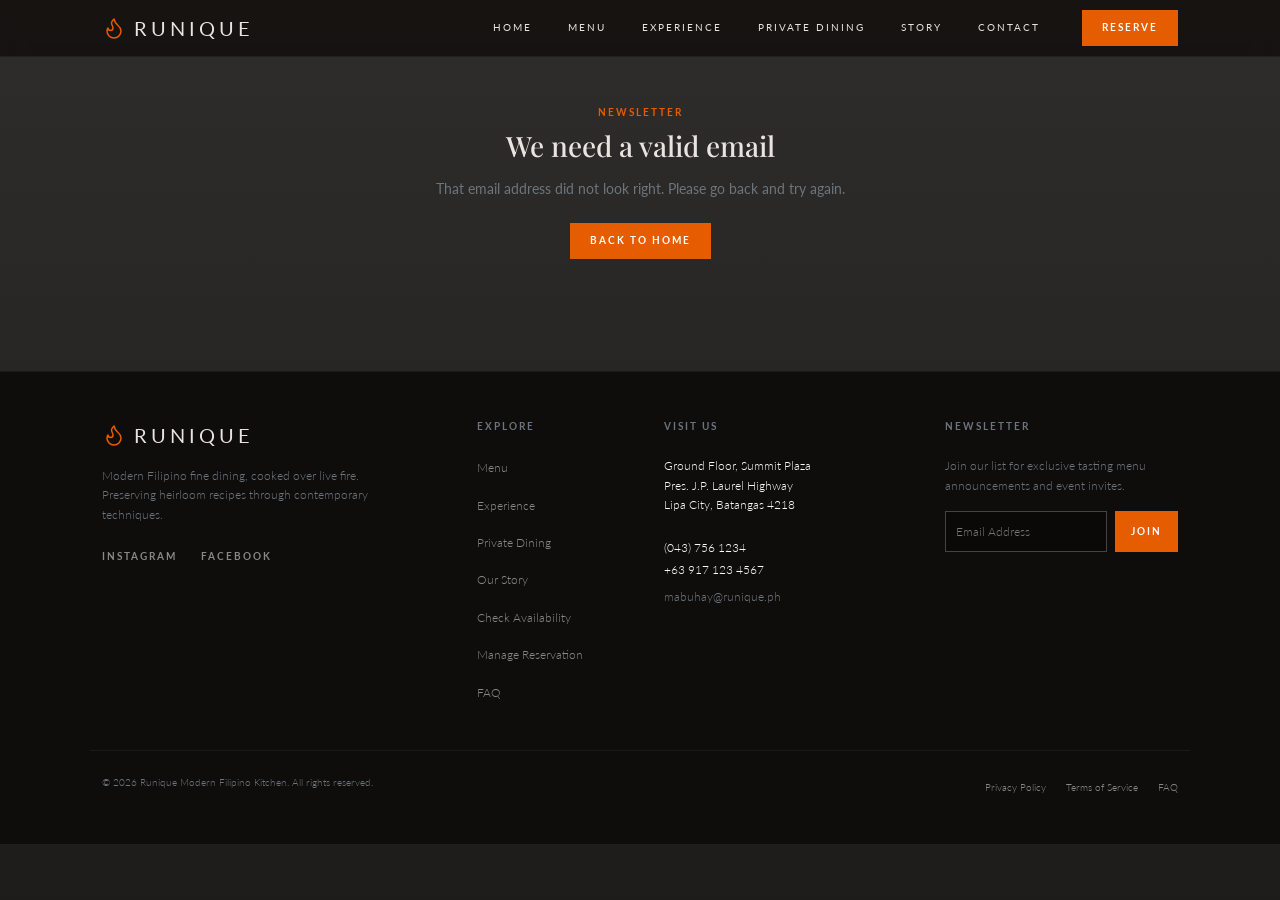
<file: newsletter-success.html>
<!doctype html>
<html lang="en">
  <head>
    <meta charset="UTF-8" />
    <meta name="viewport" content="width=device-width, initial-scale=1.0" />
    <title>Newsletter | Runique</title>
    <link
      href="https://cdn.jsdelivr.net/npm/bootstrap@5.3.0/dist/css/bootstrap.min.css"
      rel="stylesheet"
    />
    <link
      href="https://fonts.googleapis.com/css2?family=Playfair+Display:ital,wght@0,400;0,500;0,600;1,400;1,500&family=Lato:wght@300;400;700&display=swap"
      rel="stylesheet"
    />
    <link rel="stylesheet" href="styles.css" />
  </head>
  <body data-page="newsletter">
    <nav class="navbar navbar-expand-lg py-2 sticky-top">
      <div class="container">
        <a class="navbar-brand d-flex align-items-center" href="index.html">
          <svg
            xmlns="http://www.w3.org/2000/svg"
            width="24"
            height="24"
            viewBox="0 0 24 24"
            fill="none"
            stroke="#E65C00"
            stroke-width="1.5"
            stroke-linecap="round"
            stroke-linejoin="round"
            class="me-2"
          >
            <path
              d="M8.5 14.5A2.5 2.5 0 0 0 11 12c0-1.38-.5-2-1-3-1.072-2.143-.224-4.054 2-6 .5 2.5 2 4.9 4 6.5 2 1.6 3 3.5 3 5.5a7 7 0 1 1-14 0c0-1.153.433-2.294 1-3a2.5 2.5 0 0 0 2.5 2.5z"
            ></path>
          </svg>
          RUNIQUE
        </a>
        <button
          class="navbar-toggler navbar-dark border-0"
          type="button"
          data-bs-toggle="collapse"
          data-bs-target="#navbarNav"
        >
          <span
            class="navbar-toggler-icon"
            style="width: 1.25em; height: 1.25em"
          ></span>
        </button>
        <div
          class="collapse navbar-collapse justify-content-end"
          id="navbarNav"
        >
          <ul class="navbar-nav align-items-center">
            <li class="nav-item">
              <a class="nav-link" href="index.html">Home</a>
            </li>
            <li class="nav-item">
              <a class="nav-link" href="menu.html">Menu</a>
            </li>
            <li class="nav-item">
              <a class="nav-link" href="experience.html">Experience</a>
            </li>
            <li class="nav-item">
              <a class="nav-link" href="private-dining.html">Private Dining</a>
            </li>
            <li class="nav-item">
              <a class="nav-link" href="about.html">Story</a>
            </li>
            <li class="nav-item">
              <a class="nav-link" href="contact.html">Contact</a>
            </li>
            <li class="nav-item ms-lg-4 mt-2 mt-lg-0">
              <a class="btn btn-orange" href="reserve.html">Reserve</a>
            </li>
          </ul>
        </div>
      </div>
    </nav>

    <main class="container mt-4 pt-4 pb-5">
      <div id="newsView" class="narrow mx-auto text-center"></div>
      <noscript
        ><p class="text-secondary text-center">
          Please enable JavaScript to confirm your newsletter sign-up.
        </p></noscript
      >
    </main>

    <footer class="site-footer">
      <div class="container">
        <div class="row g-5 mb-5">
          <div class="col-lg-4">
            <a
              class="navbar-brand d-flex align-items-center mb-3"
              href="index.html"
            >
              <svg
                xmlns="http://www.w3.org/2000/svg"
                width="24"
                height="24"
                viewBox="0 0 24 24"
                fill="none"
                stroke="#E65C00"
                stroke-width="1.5"
                stroke-linecap="round"
                stroke-linejoin="round"
                class="me-2"
              >
                <path
                  d="M8.5 14.5A2.5 2.5 0 0 0 11 12c0-1.38-.5-2-1-3-1.072-2.143-.224-4.054 2-6 .5 2.5 2 4.9 4 6.5 2 1.6 3 3.5 3 5.5a7 7 0 1 1-14 0c0-1.153.433-2.294 1-3a2.5 2.5 0 0 0 2.5 2.5z"
                ></path>
              </svg>
              RUNIQUE
            </a>
            <p
              class="text-secondary small mb-4"
              style="max-width: 280px; line-height: 1.6; font-weight: 300"
            >
              Modern Filipino fine dining, cooked over live fire. Preserving
              heirloom recipes through contemporary techniques.
            </p>
            <div class="d-flex gap-4">
              <a
                href="#"
                class="footer-link small text-uppercase"
                style="
                  letter-spacing: 2px;
                  font-weight: 700;
                  font-size: 0.65rem;
                "
                >Instagram</a
              >
              <a
                href="#"
                class="footer-link small text-uppercase"
                style="
                  letter-spacing: 2px;
                  font-weight: 700;
                  font-size: 0.65rem;
                "
                >Facebook</a
              >
            </div>
          </div>
          <div class="col-lg-2 col-md-6">
            <h6
              class="text-secondary text-uppercase mb-4"
              style="font-size: 0.65rem; letter-spacing: 2px; font-weight: 700"
            >
              Explore
            </h6>
            <ul class="list-unstyled mb-0 d-flex flex-column gap-3">
              <li>
                <a
                  href="menu.html"
                  class="footer-link small"
                  style="font-weight: 300"
                  >Menu</a
                >
              </li>
              <li>
                <a
                  href="experience.html"
                  class="footer-link small"
                  style="font-weight: 300"
                  >Experience</a
                >
              </li>
              <li>
                <a
                  href="private-dining.html"
                  class="footer-link small"
                  style="font-weight: 300"
                  >Private Dining</a
                >
              </li>
              <li>
                <a
                  href="about.html"
                  class="footer-link small"
                  style="font-weight: 300"
                  >Our Story</a
                >
              </li>
              <li>
                <a
                  href="availability.html"
                  class="footer-link small"
                  style="font-weight: 300"
                  >Check Availability</a
                >
              </li>
              <li>
                <a
                  href="manage-reservation.html"
                  class="footer-link small"
                  style="font-weight: 300"
                  >Manage Reservation</a
                >
              </li>
              <li>
                <a
                  href="faq.html"
                  class="footer-link small"
                  style="font-weight: 300"
                  >FAQ</a
                >
              </li>
            </ul>
          </div>
          <div class="col-lg-3 col-md-6">
            <h6
              class="text-secondary text-uppercase mb-4"
              style="font-size: 0.65rem; letter-spacing: 2px; font-weight: 700"
            >
              Visit Us
            </h6>
            <p
              class="text-light mb-1 small"
              style="font-weight: 300; line-height: 1.6"
            >
              Ground Floor, Summit Plaza<br />Pres. J.P. Laurel Highway<br />Lipa
              City, Batangas 4218
            </p>
            <div class="mt-4">
              <p class="text-light mb-1 small" style="font-weight: 300">
                (043) 756 1234
              </p>
              <p class="text-light mb-1 small" style="font-weight: 300">
                +63 917 123 4567
              </p>
              <p class="text-secondary small mt-2" style="font-weight: 300">
                mabuhay@runique.ph
              </p>
            </div>
          </div>
          <div class="col-lg-3">
            <h6
              class="text-secondary text-uppercase mb-4"
              style="font-size: 0.65rem; letter-spacing: 2px; font-weight: 700"
            >
              Newsletter
            </h6>
            <p
              class="text-secondary small mb-3"
              style="font-weight: 300; line-height: 1.6"
            >
              Join our list for exclusive tasting menu announcements and event
              invites.
            </p>
            <form class="d-flex gap-2" action="newsletter.html" method="get">
              <input
                type="email"
                name="email"
                class="form-control"
                placeholder="Email Address"
                required
                style="
                  background-color: rgba(0, 0, 0, 0.3);
                  border: 1px solid #444;
                  color: #e8e5e1;
                  border-radius: 0;
                  font-size: 0.75rem;
                "
              />
              <button
                type="submit"
                class="btn btn-orange"
                style="padding: 8px 16px"
              >
                Join
              </button>
            </form>
          </div>
        </div>
        <div
          class="row pt-4 border-top"
          style="border-color: rgba(255, 255, 255, 0.05) !important"
        >
          <div class="col-md-6 text-center text-md-start mb-2 mb-md-0">
            <p
              class="text-secondary small mb-0"
              style="font-size: 0.65rem; font-weight: 300"
            >
              &copy; 2026 Runique Modern Filipino Kitchen. All rights reserved.
            </p>
          </div>
          <div class="col-md-6 text-center text-md-end">
            <a
              href="privacy-policy.html"
              class="footer-link small me-3"
              style="font-size: 0.65rem; font-weight: 300"
              >Privacy Policy</a
            >
            <a
              href="terms.html"
              class="footer-link small me-3"
              style="font-size: 0.65rem; font-weight: 300"
              >Terms of Service</a
            >
            <a
              href="faq.html"
              class="footer-link small"
              style="font-size: 0.65rem; font-weight: 300"
              >FAQ</a
            >
          </div>
        </div>
      </div>
    </footer>
    <script src="https://cdn.jsdelivr.net/npm/bootstrap@5.3.0/dist/js/bootstrap.bundle.min.js"></script>
    <script src="script.js"></script>
  </body>
</html>
</file>
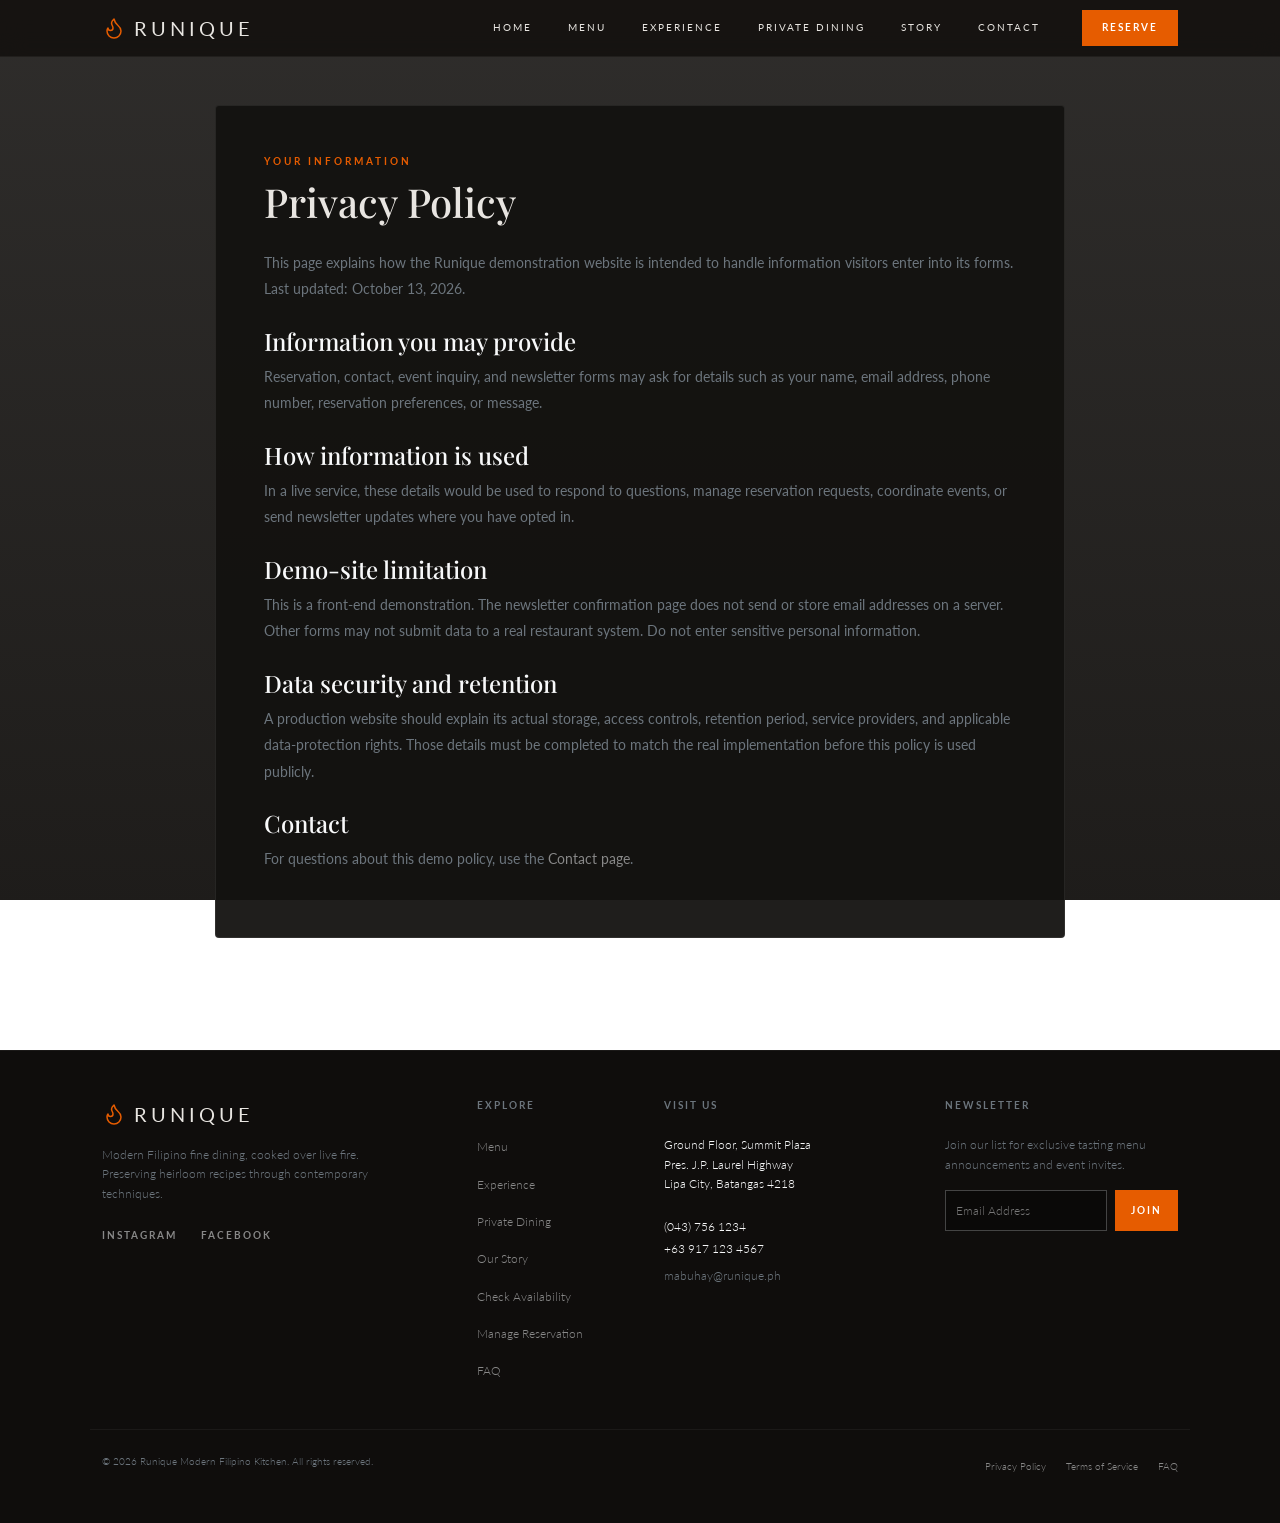
<file: privacy-policy.html>
<!doctype html>
<html lang="en">
  <head>
    <meta charset="UTF-8" />
    <meta name="viewport" content="width=device-width, initial-scale=1" />
    <title>Privacy Policy | Runique</title>
    <link
      href="https://cdn.jsdelivr.net/npm/bootstrap@5.3.0/dist/css/bootstrap.min.css"
      rel="stylesheet"
    />
    <link
      href="https://fonts.googleapis.com/css2?family=Playfair+Display:ital,wght@0,400;0,500;0,600;1,400;1,500&family=Lato:wght@300;400;700&display=swap"
      rel="stylesheet"
    />
    <link rel="stylesheet" href="styles.css" />
  </head>
  <body>
    <nav class="navbar navbar-expand-lg py-2 sticky-top">
      <div class="container">
        <a class="navbar-brand d-flex align-items-center" href="index.html">
          <svg
            xmlns="http://www.w3.org/2000/svg"
            width="24"
            height="24"
            viewBox="0 0 24 24"
            fill="none"
            stroke="#E65C00"
            stroke-width="1.5"
            stroke-linecap="round"
            stroke-linejoin="round"
            class="me-2"
          >
            <path
              d="M8.5 14.5A2.5 2.5 0 0 0 11 12c0-1.38-.5-2-1-3-1.072-2.143-.224-4.054 2-6 .5 2.5 2 4.9 4 6.5 2 1.6 3 3.5 3 5.5a7 7 0 1 1-14 0c0-1.153.433-2.294 1-3a2.5 2.5 0 0 0 2.5 2.5z"
            ></path>
          </svg>
          RUNIQUE
        </a>
        <button
          class="navbar-toggler navbar-dark border-0"
          type="button"
          data-bs-toggle="collapse"
          data-bs-target="#navbarNav"
        >
          <span
            class="navbar-toggler-icon"
            style="width: 1.25em; height: 1.25em"
          ></span>
        </button>
        <div
          class="collapse navbar-collapse justify-content-end"
          id="navbarNav"
        >
          <ul class="navbar-nav align-items-center">
            <li class="nav-item">
              <a class="nav-link" href="index.html">Home</a>
            </li>
            <li class="nav-item">
              <a class="nav-link" href="menu.html">Menu</a>
            </li>
            <li class="nav-item">
              <a class="nav-link" href="experience.html">Experience</a>
            </li>
            <li class="nav-item">
              <a class="nav-link" href="private-dining.html">Private Dining</a>
            </li>
            <li class="nav-item">
              <a class="nav-link" href="about.html">Story</a>
            </li>
            <li class="nav-item">
              <a class="nav-link" href="contact.html">Contact</a>
            </li>
            <li class="nav-item ms-lg-4 mt-2 mt-lg-0">
              <a class="btn btn-orange" href="reserve.html">Reserve</a>
            </li>
          </ul>
        </div>
      </div>
    </nav>

    <main class="container py-5">
      <div
        class="content-panel mx-auto p-4 p-md-5 rounded-1"
        style="
          max-width: 850px;
          background-color: rgba(20, 18, 16, 0.95);
          border: 1px solid rgba(255, 255, 255, 0.08);
        "
      >
        <p
          class="text-orange text-uppercase mb-2"
          style="letter-spacing: 3px; font-size: 0.65rem; font-weight: 700"
        >
          Your information
        </p>
        <h1 class="mb-4">Privacy Policy</h1>
        <p class="text-secondary" style="line-height: 1.9">
          This page explains how the Runique demonstration website is intended
          to handle information visitors enter into its forms. Last updated:
          October 13, 2026.
        </p>

        <h2 class="h4 mt-4 text-light">Information you may provide</h2>
        <p class="text-secondary" style="line-height: 1.9">
          Reservation, contact, event inquiry, and newsletter forms may ask for
          details such as your name, email address, phone number, reservation
          preferences, or message.
        </p>

        <h2 class="h4 mt-4 text-light">How information is used</h2>
        <p class="text-secondary" style="line-height: 1.9">
          In a live service, these details would be used to respond to
          questions, manage reservation requests, coordinate events, or send
          newsletter updates where you have opted in.
        </p>

        <h2 class="h4 mt-4 text-light">Demo-site limitation</h2>
        <p class="text-secondary" style="line-height: 1.9">
          This is a front-end demonstration. The newsletter confirmation page
          does not send or store email addresses on a server. Other forms may
          not submit data to a real restaurant system. Do not enter sensitive
          personal information.
        </p>

        <h2 class="h4 mt-4 text-light">Data security and retention</h2>
        <p class="text-secondary" style="line-height: 1.9">
          A production website should explain its actual storage, access
          controls, retention period, service providers, and applicable
          data-protection rights. Those details must be completed to match the
          real implementation before this policy is used publicly.
        </p>

        <h2 class="h4 mt-4 text-light">Contact</h2>
        <p class="text-secondary" style="line-height: 1.9">
          For questions about this demo policy, use the
          <a class="footer-link text-orange" href="contact.html">Contact page</a
          >.
        </p>
      </div>
    </main>

    <footer class="site-footer">
      <div class="container">
        <div class="row g-5 mb-5">
          <div class="col-lg-4">
            <a
              class="navbar-brand d-flex align-items-center mb-3"
              href="index.html"
            >
              <svg
                xmlns="http://www.w3.org/2000/svg"
                width="24"
                height="24"
                viewBox="0 0 24 24"
                fill="none"
                stroke="#E65C00"
                stroke-width="1.5"
                stroke-linecap="round"
                stroke-linejoin="round"
                class="me-2"
              >
                <path
                  d="M8.5 14.5A2.5 2.5 0 0 0 11 12c0-1.38-.5-2-1-3-1.072-2.143-.224-4.054 2-6 .5 2.5 2 4.9 4 6.5 2 1.6 3 3.5 3 5.5a7 7 0 1 1-14 0c0-1.153.433-2.294 1-3a2.5 2.5 0 0 0 2.5 2.5z"
                ></path>
              </svg>
              RUNIQUE
            </a>
            <p
              class="text-secondary small mb-4"
              style="max-width: 280px; line-height: 1.6; font-weight: 300"
            >
              Modern Filipino fine dining, cooked over live fire. Preserving
              heirloom recipes through contemporary techniques.
            </p>
            <div class="d-flex gap-4">
              <a
                href="#"
                class="footer-link small text-uppercase"
                style="
                  letter-spacing: 2px;
                  font-weight: 700;
                  font-size: 0.65rem;
                "
                >Instagram</a
              >
              <a
                href="#"
                class="footer-link small text-uppercase"
                style="
                  letter-spacing: 2px;
                  font-weight: 700;
                  font-size: 0.65rem;
                "
                >Facebook</a
              >
            </div>
          </div>
          <div class="col-lg-2 col-md-6">
            <h6
              class="text-secondary text-uppercase mb-4"
              style="font-size: 0.65rem; letter-spacing: 2px; font-weight: 700"
            >
              Explore
            </h6>
            <ul class="list-unstyled mb-0 d-flex flex-column gap-3">
              <li>
                <a
                  href="menu.html"
                  class="footer-link small"
                  style="font-weight: 300"
                  >Menu</a
                >
              </li>
              <li>
                <a
                  href="experience.html"
                  class="footer-link small"
                  style="font-weight: 300"
                  >Experience</a
                >
              </li>
              <li>
                <a
                  href="private-dining.html"
                  class="footer-link small"
                  style="font-weight: 300"
                  >Private Dining</a
                >
              </li>
              <li>
                <a
                  href="about.html"
                  class="footer-link small"
                  style="font-weight: 300"
                  >Our Story</a
                >
              </li>
              <li>
                <a
                  href="availability.html"
                  class="footer-link small"
                  style="font-weight: 300"
                  >Check Availability</a
                >
              </li>
              <li>
                <a
                  href="manage-reservation.html"
                  class="footer-link small"
                  style="font-weight: 300"
                  >Manage Reservation</a
                >
              </li>
              <li>
                <a
                  href="faq.html"
                  class="footer-link small"
                  style="font-weight: 300"
                  >FAQ</a
                >
              </li>
            </ul>
          </div>
          <div class="col-lg-3 col-md-6">
            <h6
              class="text-secondary text-uppercase mb-4"
              style="font-size: 0.65rem; letter-spacing: 2px; font-weight: 700"
            >
              Visit Us
            </h6>
            <p
              class="text-light mb-1 small"
              style="font-weight: 300; line-height: 1.6"
            >
              Ground Floor, Summit Plaza<br />Pres. J.P. Laurel Highway<br />Lipa
              City, Batangas 4218
            </p>
            <div class="mt-4">
              <p class="text-light mb-1 small" style="font-weight: 300">
                (043) 756 1234
              </p>
              <p class="text-light mb-1 small" style="font-weight: 300">
                +63 917 123 4567
              </p>
              <p class="text-secondary small mt-2" style="font-weight: 300">
                mabuhay@runique.ph
              </p>
            </div>
          </div>
          <div class="col-lg-3">
            <h6
              class="text-secondary text-uppercase mb-4"
              style="font-size: 0.65rem; letter-spacing: 2px; font-weight: 700"
            >
              Newsletter
            </h6>
            <p
              class="text-secondary small mb-3"
              style="font-weight: 300; line-height: 1.6"
            >
              Join our list for exclusive tasting menu announcements and event
              invites.
            </p>
            <form
              class="d-flex gap-2"
              action="newsletter-success.html"
              method="get"
            >
              <input
                type="email"
                name="email"
                class="form-control"
                placeholder="Email Address"
                required
                style="
                  background-color: rgba(0, 0, 0, 0.3);
                  border: 1px solid #444;
                  color: #e8e5e1;
                  border-radius: 0;
                  font-size: 0.75rem;
                "
              />
              <button
                type="submit"
                class="btn btn-orange"
                style="padding: 8px 16px"
              >
                Join
              </button>
            </form>
          </div>
        </div>
        <div
          class="row pt-4 border-top"
          style="border-color: rgba(255, 255, 255, 0.05) !important"
        >
          <div class="col-md-6 text-center text-md-start mb-2 mb-md-0">
            <p
              class="text-secondary small mb-0"
              style="font-size: 0.65rem; font-weight: 300"
            >
              &copy; 2026 Runique Modern Filipino Kitchen. All rights reserved.
            </p>
          </div>
          <div class="col-md-6 text-center text-md-end">
            <a
              href="privacy-policy.html"
              class="footer-link small me-3 text-orange"
              style="font-size: 0.65rem; font-weight: 300"
              >Privacy Policy</a
            >
            <a
              href="terms.html"
              class="footer-link small me-3"
              style="font-size: 0.65rem; font-weight: 300"
              >Terms of Service</a
            >
            <a
              href="faq.html"
              class="footer-link small"
              style="font-size: 0.65rem; font-weight: 300"
              >FAQ</a
            >
          </div>
        </div>
      </div>
    </footer>
    <script src="https://cdn.jsdelivr.net/npm/bootstrap@5.3.0/dist/js/bootstrap.bundle.min.js"></script>
    <script src="script.js"></script>
  </body>
</html>
</file>
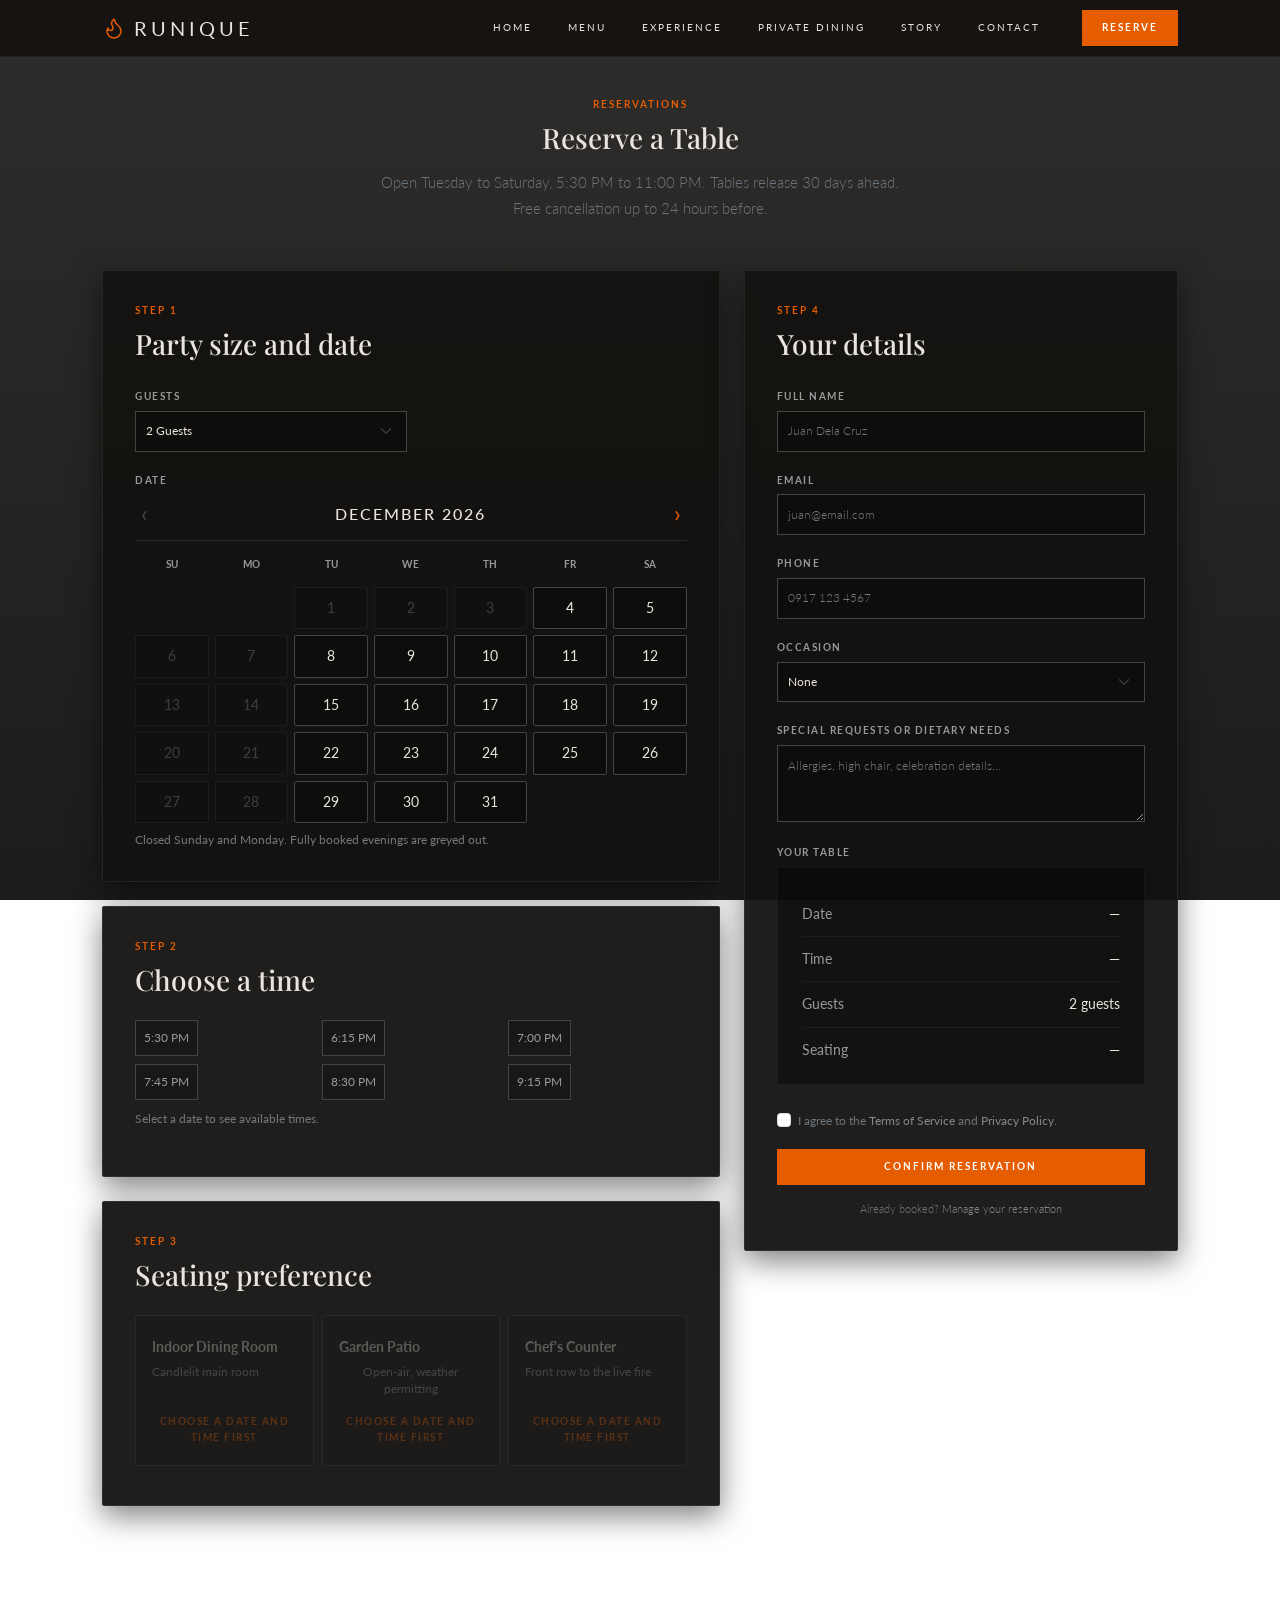
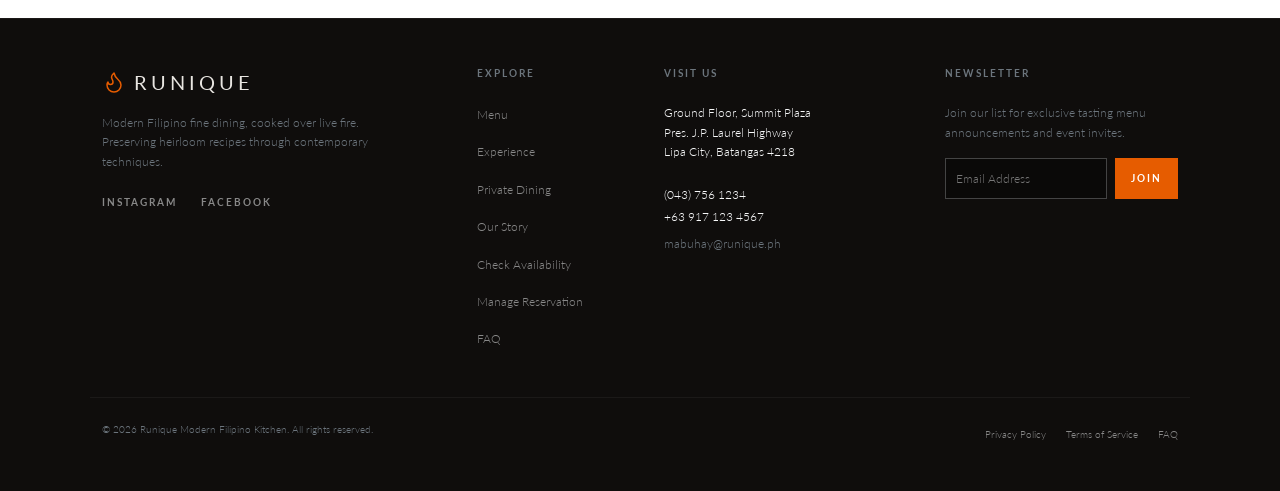
<file: reserve.html>
<!doctype html>
<html lang="en">
  <head>
    <meta charset="UTF-8" />
    <meta name="viewport" content="width=device-width, initial-scale=1.0" />
    <title>Reserve a Table | Runique</title>
    <link
      href="https://cdn.jsdelivr.net/npm/bootstrap@5.3.0/dist/css/bootstrap.min.css"
      rel="stylesheet"
    />
    <link
      href="https://fonts.googleapis.com/css2?family=Playfair+Display:ital,wght@0,400;0,500;0,600;1,400;1,500&family=Lato:wght@300;400;700&display=swap"
      rel="stylesheet"
    />
    <link rel="stylesheet" href="styles.css" />
  </head>
  <body data-page="reserve">
    <nav class="navbar navbar-expand-lg py-2 sticky-top">
      <div class="container">
        <a class="navbar-brand d-flex align-items-center" href="index.html">
          <svg
            xmlns="http://www.w3.org/2000/svg"
            width="24"
            height="24"
            viewBox="0 0 24 24"
            fill="none"
            stroke="#E65C00"
            stroke-width="1.5"
            stroke-linecap="round"
            stroke-linejoin="round"
            class="me-2"
          >
            <path
              d="M8.5 14.5A2.5 2.5 0 0 0 11 12c0-1.38-.5-2-1-3-1.072-2.143-.224-4.054 2-6 .5 2.5 2 4.9 4 6.5 2 1.6 3 3.5 3 5.5a7 7 0 1 1-14 0c0-1.153.433-2.294 1-3a2.5 2.5 0 0 0 2.5 2.5z"
            ></path>
          </svg>
          RUNIQUE
        </a>
        <button
          class="navbar-toggler navbar-dark border-0"
          type="button"
          data-bs-toggle="collapse"
          data-bs-target="#navbarNav"
        >
          <span
            class="navbar-toggler-icon"
            style="width: 1.25em; height: 1.25em"
          ></span>
        </button>
        <div
          class="collapse navbar-collapse justify-content-end"
          id="navbarNav"
        >
          <ul class="navbar-nav align-items-center">
            <li class="nav-item">
              <a class="nav-link" href="index.html">Home</a>
            </li>
            <li class="nav-item">
              <a class="nav-link" href="menu.html">Menu</a>
            </li>
            <li class="nav-item">
              <a class="nav-link" href="experience.html">Experience</a>
            </li>
            <li class="nav-item">
              <a class="nav-link" href="private-dining.html">Private Dining</a>
            </li>
            <li class="nav-item">
              <a class="nav-link" href="about.html">Story</a>
            </li>
            <li class="nav-item">
              <a class="nav-link" href="contact.html">Contact</a>
            </li>
            <li class="nav-item ms-lg-4 mt-2 mt-lg-0">
              <a class="btn btn-orange" href="reserve.html">Reserve</a>
            </li>
          </ul>
        </div>
      </div>
    </nav>

    <main class="container mt-4 pt-3 pb-5">
      <div class="text-center mb-5">
        <p class="text-orange text-uppercase mb-2 eyebrow">Reservations</p>
        <h1 class="page-title mb-3">Reserve a Table</h1>
        <p
          class="text-secondary mx-auto"
          style="
            max-width: 540px;
            font-weight: 300;
            font-size: 0.95rem;
            line-height: 1.7;
          "
        >
          Open Tuesday to Saturday, 5:30 PM to 11:00 PM. Tables release 30 days
          ahead. Free cancellation up to 24 hours before.
        </p>
      </div>
      <form id="resForm" novalidate>
        <div class="row g-4">
          <div class="col-lg-7">
            <div class="form-panel mb-4">
              <p class="step-label">Step 1</p>
              <h3 class="step-title">Party size and date</h3>
              <div class="row g-2 mb-3">
                <div class="col-sm-6">
                  <label class="form-label" for="resGuests">Guests</label>
                  <select id="resGuests" name="guests" class="form-select">
                    <option value="1">1 Guest</option>
                    <option value="2" selected>2 Guests</option>
                    <option value="3">3 Guests</option>
                    <option value="4">4 Guests</option>
                    <option value="5">5 Guests</option>
                    <option value="6">6 Guests</option>
                    <option value="7+">7 or more (call us)</option>
                  </select>
                </div>
              </div>
              <div id="bigParty" class="notice error d-none">
                Parties of 7 or more, please call us on (043) 756 1234 or send
                an inquiry on our
                <a class="footer-link" href="private-dining.html"
                  >Private Dining page</a
                >.
              </div>
              <label class="form-label">Date</label>
              <div id="calendarRoot" class="calendar"></div>
              <span class="field-error" id="errDate"></span>
              <p class="slot-hint mt-2 mb-0">
                Closed Sunday and Monday. Fully booked evenings are greyed out.
              </p>
            </div>
            <div class="form-panel mb-4">
              <p class="step-label">Step 2</p>
              <h3 class="step-title">Choose a time</h3>
              <div id="slotsRoot"></div>
              <span class="field-error" id="errTime"></span>
            </div>
            <div class="form-panel">
              <p class="step-label">Step 3</p>
              <h3 class="step-title">Seating preference</h3>
              <div id="seatingRoot"></div>
              <span class="field-error" id="errSeating"></span>
            </div>
          </div>
          <div class="col-lg-5">
            <div class="form-panel sticky-top" style="top: 90px">
              <p class="step-label">Step 4</p>
              <h3 class="step-title">Your details</h3>
              <div class="mb-3">
                <label class="form-label" for="resName">Full Name</label>
                <input
                  id="resName"
                  name="name"
                  type="text"
                  class="form-control"
                  placeholder="Juan Dela Cruz"
                  autocomplete="name"
                />
              </div>
              <div class="mb-3">
                <label class="form-label" for="resEmail">Email</label>
                <input
                  id="resEmail"
                  name="email"
                  type="email"
                  class="form-control"
                  placeholder="juan@email.com"
                  autocomplete="email"
                />
              </div>
              <div class="mb-3">
                <label class="form-label" for="resPhone">Phone</label>
                <input
                  id="resPhone"
                  name="phone"
                  type="tel"
                  class="form-control"
                  placeholder="0917 123 4567"
                  autocomplete="tel"
                />
              </div>
              <div class="mb-3">
                <label class="form-label" for="resOccasion">Occasion</label>
                <select id="resOccasion" name="occasion" class="form-select">
                  <option>None</option>
                  <option>Birthday</option>
                  <option>Anniversary</option>
                  <option>Business Dinner</option>
                  <option>Date Night</option>
                  <option>Other</option>
                </select>
              </div>
              <div class="mb-4">
                <label class="form-label" for="resNotes"
                  >Special requests or dietary needs</label
                >
                <textarea
                  id="resNotes"
                  name="notes"
                  class="form-control"
                  rows="3"
                  maxlength="300"
                  placeholder="Allergies, high chair, celebration details..."
                ></textarea>
              </div>
              <p class="form-label">Your table</p>
              <div id="resSummary" class="summary-card mb-4"></div>
              <div class="form-check mb-1">
                <input class="form-check-input" type="checkbox" id="resTerms" />
                <label
                  class="form-check-label small text-secondary"
                  for="resTerms"
                  >I agree to the
                  <a class="footer-link" href="terms.html" target="_blank"
                    >Terms of Service</a
                  >
                  and
                  <a
                    class="footer-link"
                    href="privacy-policy.html"
                    target="_blank"
                    >Privacy Policy</a
                  >.</label
                >
              </div>
              <span class="field-error mb-3" id="errTerms"></span>
              <div id="formError" class="notice error d-none mb-3"></div>
              <button type="submit" class="btn btn-orange w-100" id="resSubmit">
                Confirm Reservation
              </button>
              <p
                class="text-secondary text-center mt-3 mb-0"
                style="font-size: 0.7rem; font-weight: 300"
              >
                Already booked?
                <a class="footer-link" href="manage-reservation.html"
                  >Manage your reservation</a
                >
              </p>
            </div>
          </div>
        </div>
      </form>
    </main>

    <footer class="site-footer">
      <div class="container">
        <div class="row g-5 mb-5">
          <div class="col-lg-4">
            <a
              class="navbar-brand d-flex align-items-center mb-3"
              href="index.html"
            >
              <svg
                xmlns="http://www.w3.org/2000/svg"
                width="24"
                height="24"
                viewBox="0 0 24 24"
                fill="none"
                stroke="#E65C00"
                stroke-width="1.5"
                stroke-linecap="round"
                stroke-linejoin="round"
                class="me-2"
              >
                <path
                  d="M8.5 14.5A2.5 2.5 0 0 0 11 12c0-1.38-.5-2-1-3-1.072-2.143-.224-4.054 2-6 .5 2.5 2 4.9 4 6.5 2 1.6 3 3.5 3 5.5a7 7 0 1 1-14 0c0-1.153.433-2.294 1-3a2.5 2.5 0 0 0 2.5 2.5z"
                ></path>
              </svg>
              RUNIQUE
            </a>
            <p
              class="text-secondary small mb-4"
              style="max-width: 280px; line-height: 1.6; font-weight: 300"
            >
              Modern Filipino fine dining, cooked over live fire. Preserving
              heirloom recipes through contemporary techniques.
            </p>
            <div class="d-flex gap-4">
              <a
                href="#"
                class="footer-link small text-uppercase"
                style="
                  letter-spacing: 2px;
                  font-weight: 700;
                  font-size: 0.65rem;
                "
                >Instagram</a
              >
              <a
                href="#"
                class="footer-link small text-uppercase"
                style="
                  letter-spacing: 2px;
                  font-weight: 700;
                  font-size: 0.65rem;
                "
                >Facebook</a
              >
            </div>
          </div>
          <div class="col-lg-2 col-md-6">
            <h6
              class="text-secondary text-uppercase mb-4"
              style="font-size: 0.65rem; letter-spacing: 2px; font-weight: 700"
            >
              Explore
            </h6>
            <ul class="list-unstyled mb-0 d-flex flex-column gap-3">
              <li>
                <a
                  href="menu.html"
                  class="footer-link small"
                  style="font-weight: 300"
                  >Menu</a
                >
              </li>
              <li>
                <a
                  href="experience.html"
                  class="footer-link small"
                  style="font-weight: 300"
                  >Experience</a
                >
              </li>
              <li>
                <a
                  href="private-dining.html"
                  class="footer-link small"
                  style="font-weight: 300"
                  >Private Dining</a
                >
              </li>
              <li>
                <a
                  href="about.html"
                  class="footer-link small"
                  style="font-weight: 300"
                  >Our Story</a
                >
              </li>
              <li>
                <a
                  href="availability.html"
                  class="footer-link small"
                  style="font-weight: 300"
                  >Check Availability</a
                >
              </li>
              <li>
                <a
                  href="manage-reservation.html"
                  class="footer-link small"
                  style="font-weight: 300"
                  >Manage Reservation</a
                >
              </li>
              <li>
                <a
                  href="faq.html"
                  class="footer-link small"
                  style="font-weight: 300"
                  >FAQ</a
                >
              </li>
            </ul>
          </div>
          <div class="col-lg-3 col-md-6">
            <h6
              class="text-secondary text-uppercase mb-4"
              style="font-size: 0.65rem; letter-spacing: 2px; font-weight: 700"
            >
              Visit Us
            </h6>
            <p
              class="text-light mb-1 small"
              style="font-weight: 300; line-height: 1.6"
            >
              Ground Floor, Summit Plaza<br />Pres. J.P. Laurel Highway<br />Lipa
              City, Batangas 4218
            </p>
            <div class="mt-4">
              <p class="text-light mb-1 small" style="font-weight: 300">
                (043) 756 1234
              </p>
              <p class="text-light mb-1 small" style="font-weight: 300">
                +63 917 123 4567
              </p>
              <p class="text-secondary small mt-2" style="font-weight: 300">
                mabuhay@runique.ph
              </p>
            </div>
          </div>
          <div class="col-lg-3">
            <h6
              class="text-secondary text-uppercase mb-4"
              style="font-size: 0.65rem; letter-spacing: 2px; font-weight: 700"
            >
              Newsletter
            </h6>
            <p
              class="text-secondary small mb-3"
              style="font-weight: 300; line-height: 1.6"
            >
              Join our list for exclusive tasting menu announcements and event
              invites.
            </p>
            <form
              class="d-flex gap-2"
              action="newsletter-success.html"
              method="get"
            >
              <input
                type="email"
                name="email"
                class="form-control"
                placeholder="Email Address"
                required
                style="
                  background-color: rgba(0, 0, 0, 0.3);
                  border: 1px solid #444;
                  color: #e8e5e1;
                  border-radius: 0;
                  font-size: 0.75rem;
                "
              />
              <button
                type="submit"
                class="btn btn-orange"
                style="padding: 8px 16px"
              >
                Join
              </button>
            </form>
          </div>
        </div>
        <div
          class="row pt-4 border-top"
          style="border-color: rgba(255, 255, 255, 0.05) !important"
        >
          <div class="col-md-6 text-center text-md-start mb-2 mb-md-0">
            <p
              class="text-secondary small mb-0"
              style="font-size: 0.65rem; font-weight: 300"
            >
              &copy; 2026 Runique Modern Filipino Kitchen. All rights reserved.
            </p>
          </div>
          <div class="col-md-6 text-center text-md-end">
            <a
              href="privacy-policy.html"
              class="footer-link small me-3"
              style="font-size: 0.65rem; font-weight: 300"
              >Privacy Policy</a
            >
            <a
              href="terms.html"
              class="footer-link small me-3"
              style="font-size: 0.65rem; font-weight: 300"
              >Terms of Service</a
            >
            <a
              href="faq.html"
              class="footer-link small"
              style="font-size: 0.65rem; font-weight: 300"
              >FAQ</a
            >
          </div>
        </div>
      </div>
    </footer>
    <script src="https://cdn.jsdelivr.net/npm/bootstrap@5.3.0/dist/js/bootstrap.bundle.min.js"></script>
    <script src="script.js"></script>
  </body>
</html>
</file>
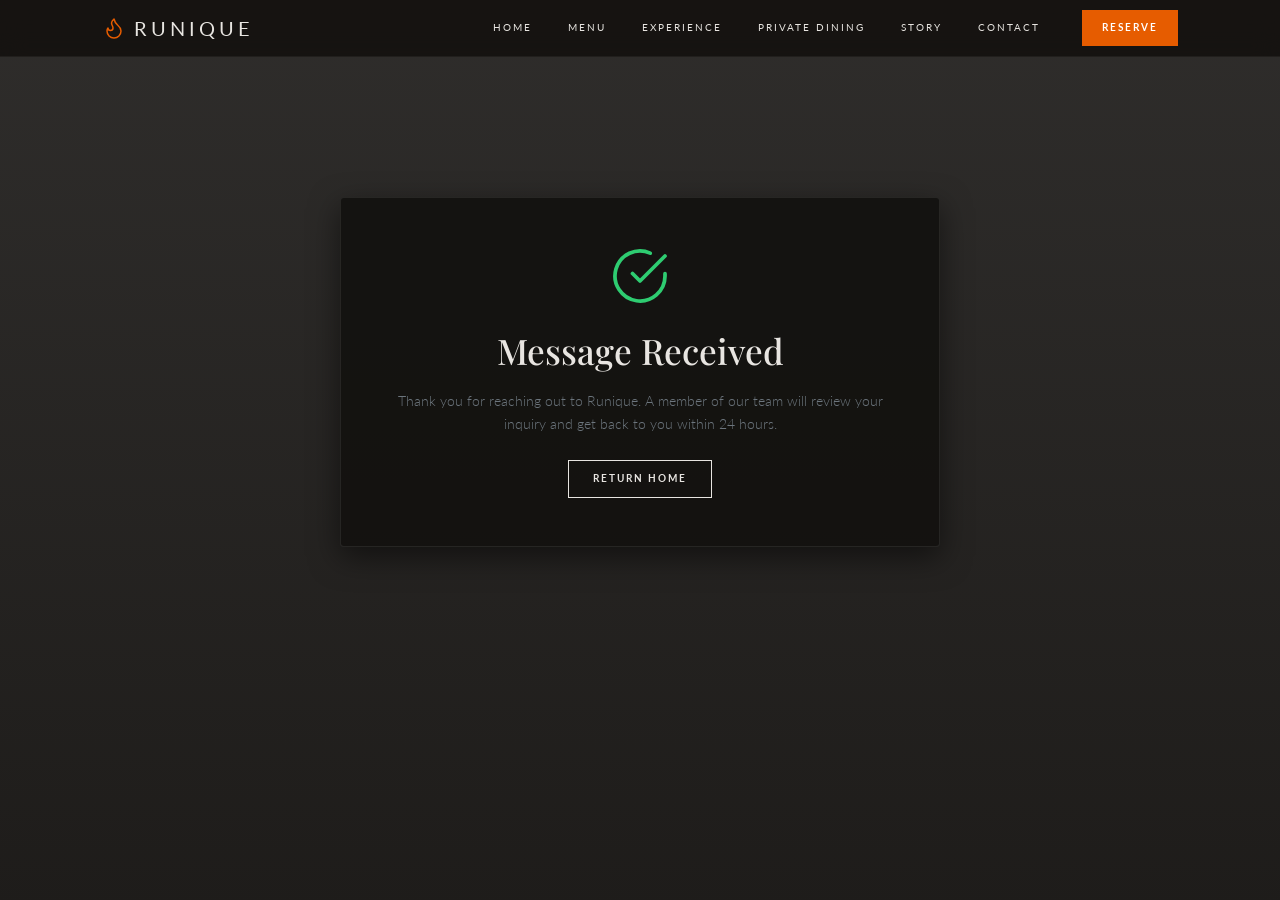
<file: success.html>
<!doctype html>
<html lang="en">
  <head>
    <meta charset="UTF-8" />
    <meta name="viewport" content="width=device-width, initial-scale=1.0" />
    <title>Success | Runique</title>
    <link
      href="https://cdn.jsdelivr.net/npm/bootstrap@5.3.0/dist/css/bootstrap.min.css"
      rel="stylesheet"
    />
    <link
      href="https://fonts.googleapis.com/css2?family=Playfair+Display:ital,wght@0,400;0,500;0,600;1,400;1,500&family=Lato:wght@300;400;700&display=swap"
      rel="stylesheet"
    />
    <link rel="stylesheet" href="styles.css" />
  </head>
  <body>
    <!-- Standard Navbar -->
    <nav class="navbar navbar-expand-lg py-2 sticky-top">
      <div class="container">
        <a class="navbar-brand d-flex align-items-center" href="index.html">
          <svg
            xmlns="http://www.w3.org/2000/svg"
            width="24"
            height="24"
            viewBox="0 0 24 24"
            fill="none"
            stroke="#E65C00"
            stroke-width="1.5"
            stroke-linecap="round"
            stroke-linejoin="round"
            class="me-2"
          >
            <path
              d="M8.5 14.5A2.5 2.5 0 0 0 11 12c0-1.38-.5-2-1-3-1.072-2.143-.224-4.054 2-6 .5 2.5 2 4.9 4 6.5 2 1.6 3 3.5 3 5.5a7 7 0 1 1-14 0c0-1.153.433-2.294 1-3a2.5 2.5 0 0 0 2.5 2.5z"
            ></path>
          </svg>
          RUNIQUE
        </a>
        <button
          class="navbar-toggler navbar-dark border-0"
          type="button"
          data-bs-toggle="collapse"
          data-bs-target="#navbarNav"
        >
          <span
            class="navbar-toggler-icon"
            style="width: 1.25em; height: 1.25em"
          ></span>
        </button>
        <div
          class="collapse navbar-collapse justify-content-end"
          id="navbarNav"
        >
          <ul class="navbar-nav align-items-center">
            <li class="nav-item">
              <a class="nav-link" href="index.html">Home</a>
            </li>
            <li class="nav-item">
              <a class="nav-link" href="menu.html">Menu</a>
            </li>
            <li class="nav-item">
              <a class="nav-link" href="experience.html">Experience</a>
            </li>
            <li class="nav-item">
              <a class="nav-link" href="private-dining.html">Private Dining</a>
            </li>
            <li class="nav-item">
              <a class="nav-link" href="about.html">Story</a>
            </li>
            <li class="nav-item">
              <a class="nav-link" href="contact.html">Contact</a>
            </li>
            <li class="nav-item ms-lg-4 mt-2 mt-lg-0">
              <a class="btn btn-orange" href="reserve.html">Reserve</a>
            </li>
          </ul>
        </div>
      </div>
    </nav>

    <!-- Confirmation Message -->
    <main
      class="container d-flex align-items-center justify-content-center"
      style="min-height: 70vh"
    >
      <div
        class="text-center p-5 rounded-1"
        style="
          background-color: rgba(20, 18, 16, 0.95);
          border: 1px solid rgba(255, 255, 255, 0.08);
          max-width: 600px;
          box-shadow: 0 10px 30px rgba(0, 0, 0, 0.5);
        "
      >
        <svg
          xmlns="http://www.w3.org/2000/svg"
          width="60"
          height="60"
          viewBox="0 0 24 24"
          fill="none"
          stroke="#2ecc71"
          stroke-width="1.5"
          stroke-linecap="round"
          stroke-linejoin="round"
          class="mb-4"
        >
          <path d="M22 11.08V12a10 10 0 1 1-5.93-9.14"></path>
          <polyline points="22 4 12 14.01 9 11.01"></polyline>
        </svg>
        <h1
          class="mb-3"
          style="
            font-family: &quot;Playfair Display&quot;, serif;
            font-size: 2.2rem;
            color: #e8e5e1;
          "
        >
          Message Received
        </h1>
        <p
          class="text-secondary mb-4"
          style="font-weight: 300; line-height: 1.7"
        >
          Thank you for reaching out to Runique. A member of our team will
          review your inquiry and get back to you within 24 hours.
        </p>
        <a href="index.html" class="btn btn-outline-light px-4">Return Home</a>
      </div>
    </main>

    <script src="https://cdn.jsdelivr.net/npm/bootstrap@5.3.0/dist/js/bootstrap.bundle.min.js"></script>
  </body>
</html>
</file>
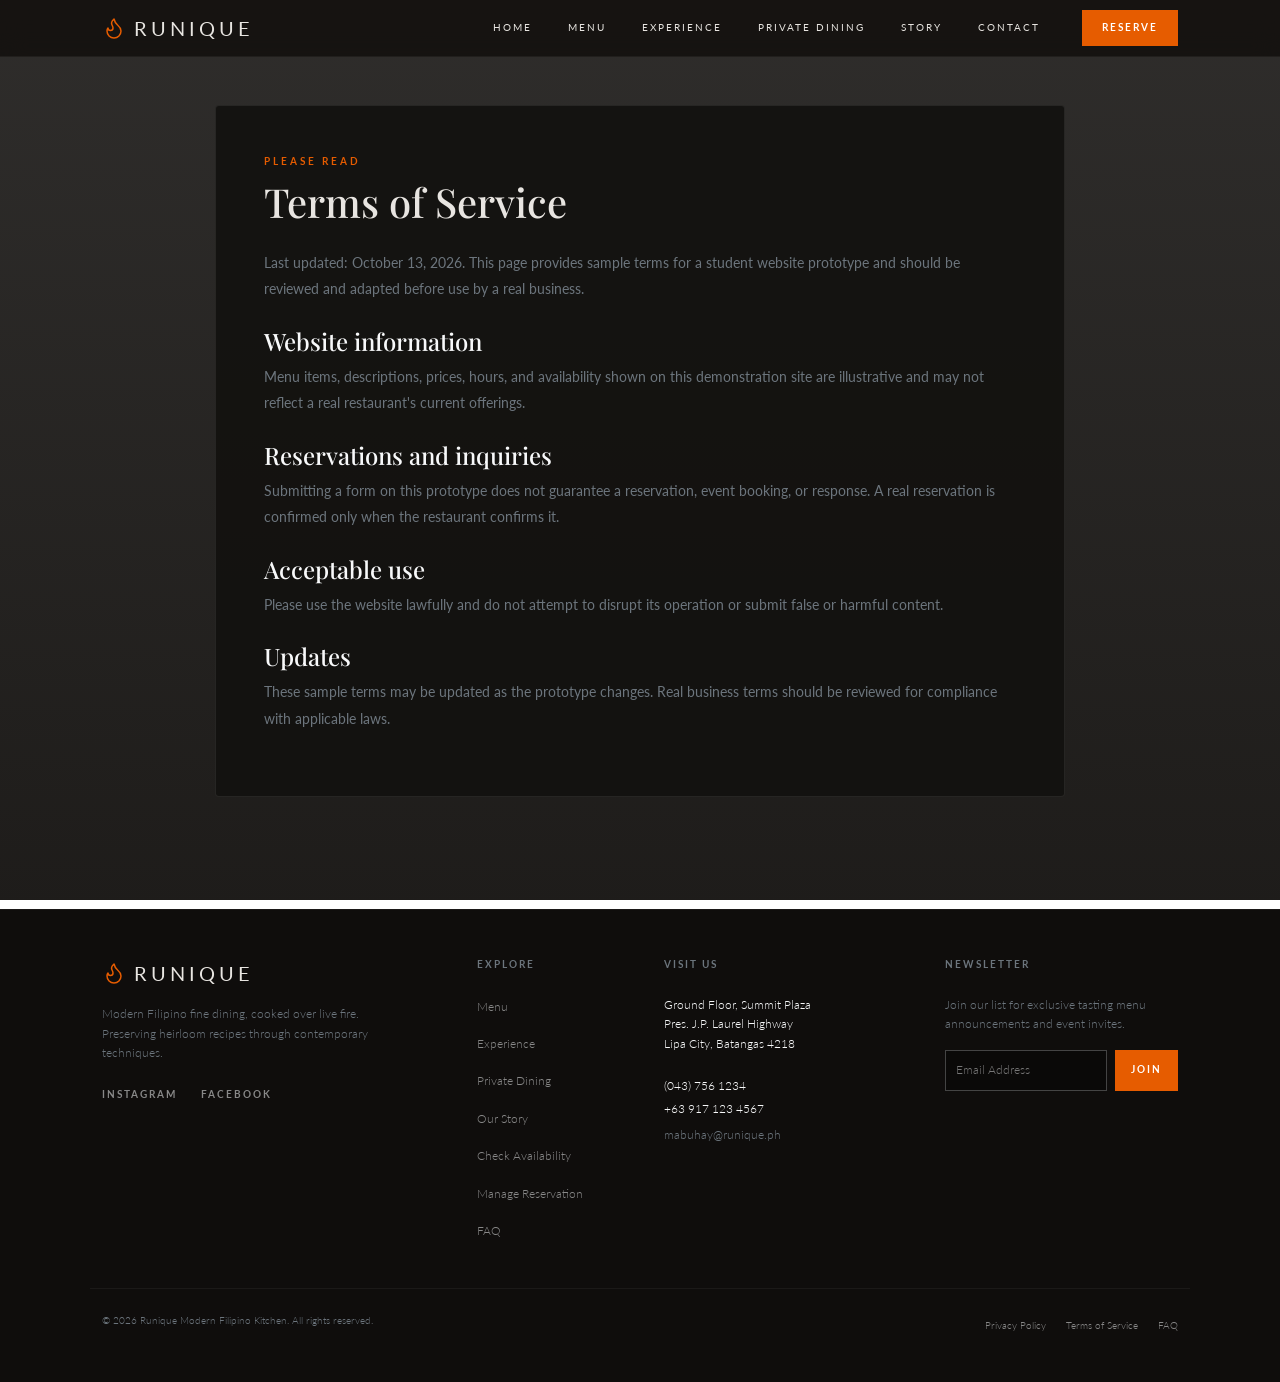
<file: terms.html>
<!doctype html>
<html lang="en">
  <head>
    <meta charset="UTF-8" />
    <meta name="viewport" content="width=device-width, initial-scale=1" />
    <title>Terms of Service | Runique</title>
    <link
      href="https://cdn.jsdelivr.net/npm/bootstrap@5.3.0/dist/css/bootstrap.min.css"
      rel="stylesheet"
    />
    <link
      href="https://fonts.googleapis.com/css2?family=Playfair+Display:ital,wght@0,400;0,500;0,600;1,400;1,500&family=Lato:wght@300;400;700&display=swap"
      rel="stylesheet"
    />
    <link rel="stylesheet" href="styles.css" />
  </head>
  <body>
    <nav class="navbar navbar-expand-lg py-2 sticky-top">
      <div class="container">
        <a class="navbar-brand d-flex align-items-center" href="index.html">
          <svg
            xmlns="http://www.w3.org/2000/svg"
            width="24"
            height="24"
            viewBox="0 0 24 24"
            fill="none"
            stroke="#E65C00"
            stroke-width="1.5"
            stroke-linecap="round"
            stroke-linejoin="round"
            class="me-2"
          >
            <path
              d="M8.5 14.5A2.5 2.5 0 0 0 11 12c0-1.38-.5-2-1-3-1.072-2.143-.224-4.054 2-6 .5 2.5 2 4.9 4 6.5 2 1.6 3 3.5 3 5.5a7 7 0 1 1-14 0c0-1.153.433-2.294 1-3a2.5 2.5 0 0 0 2.5 2.5z"
            ></path>
          </svg>
          RUNIQUE
        </a>
        <button
          class="navbar-toggler navbar-dark border-0"
          type="button"
          data-bs-toggle="collapse"
          data-bs-target="#navbarNav"
        >
          <span
            class="navbar-toggler-icon"
            style="width: 1.25em; height: 1.25em"
          ></span>
        </button>
        <div
          class="collapse navbar-collapse justify-content-end"
          id="navbarNav"
        >
          <ul class="navbar-nav align-items-center">
            <li class="nav-item">
              <a class="nav-link" href="index.html">Home</a>
            </li>
            <li class="nav-item">
              <a class="nav-link" href="menu.html">Menu</a>
            </li>
            <li class="nav-item">
              <a class="nav-link" href="experience.html">Experience</a>
            </li>
            <li class="nav-item">
              <a class="nav-link" href="private-dining.html">Private Dining</a>
            </li>
            <li class="nav-item">
              <a class="nav-link" href="about.html">Story</a>
            </li>
            <li class="nav-item">
              <a class="nav-link" href="contact.html">Contact</a>
            </li>
            <li class="nav-item ms-lg-4 mt-2 mt-lg-0">
              <a class="btn btn-orange" href="reserve.html">Reserve</a>
            </li>
          </ul>
        </div>
      </div>
    </nav>

    <main class="container py-5">
      <div
        class="content-panel mx-auto p-4 p-md-5 rounded-1"
        style="
          max-width: 850px;
          background-color: rgba(20, 18, 16, 0.95);
          border: 1px solid rgba(255, 255, 255, 0.08);
        "
      >
        <p
          class="text-orange text-uppercase mb-2"
          style="letter-spacing: 3px; font-size: 0.65rem; font-weight: 700"
        >
          Please read
        </p>
        <h1 class="mb-4">Terms of Service</h1>
        <p class="text-secondary" style="line-height: 1.9">
          Last updated: October 13, 2026. This page provides sample terms for a
          student website prototype and should be reviewed and adapted before
          use by a real business.
        </p>

        <h2 class="h4 mt-4 text-light">Website information</h2>
        <p class="text-secondary" style="line-height: 1.9">
          Menu items, descriptions, prices, hours, and availability shown on
          this demonstration site are illustrative and may not reflect a real
          restaurant's current offerings.
        </p>

        <h2 class="h4 mt-4 text-light">Reservations and inquiries</h2>
        <p class="text-secondary" style="line-height: 1.9">
          Submitting a form on this prototype does not guarantee a reservation,
          event booking, or response. A real reservation is confirmed only when
          the restaurant confirms it.
        </p>

        <h2 class="h4 mt-4 text-light">Acceptable use</h2>
        <p class="text-secondary" style="line-height: 1.9">
          Please use the website lawfully and do not attempt to disrupt its
          operation or submit false or harmful content.
        </p>

        <h2 class="h4 mt-4 text-light">Updates</h2>
        <p class="text-secondary" style="line-height: 1.9">
          These sample terms may be updated as the prototype changes. Real
          business terms should be reviewed for compliance with applicable laws.
        </p>
      </div>
    </main>

    <footer class="site-footer">
      <div class="container">
        <div class="row g-5 mb-5">
          <div class="col-lg-4">
            <a
              class="navbar-brand d-flex align-items-center mb-3"
              href="index.html"
            >
              <svg
                xmlns="http://www.w3.org/2000/svg"
                width="24"
                height="24"
                viewBox="0 0 24 24"
                fill="none"
                stroke="#E65C00"
                stroke-width="1.5"
                stroke-linecap="round"
                stroke-linejoin="round"
                class="me-2"
              >
                <path
                  d="M8.5 14.5A2.5 2.5 0 0 0 11 12c0-1.38-.5-2-1-3-1.072-2.143-.224-4.054 2-6 .5 2.5 2 4.9 4 6.5 2 1.6 3 3.5 3 5.5a7 7 0 1 1-14 0c0-1.153.433-2.294 1-3a2.5 2.5 0 0 0 2.5 2.5z"
                ></path>
              </svg>
              RUNIQUE
            </a>
            <p
              class="text-secondary small mb-4"
              style="max-width: 280px; line-height: 1.6; font-weight: 300"
            >
              Modern Filipino fine dining, cooked over live fire. Preserving
              heirloom recipes through contemporary techniques.
            </p>
            <div class="d-flex gap-4">
              <a
                href="#"
                class="footer-link small text-uppercase"
                style="
                  letter-spacing: 2px;
                  font-weight: 700;
                  font-size: 0.65rem;
                "
                >Instagram</a
              >
              <a
                href="#"
                class="footer-link small text-uppercase"
                style="
                  letter-spacing: 2px;
                  font-weight: 700;
                  font-size: 0.65rem;
                "
                >Facebook</a
              >
            </div>
          </div>
          <div class="col-lg-2 col-md-6">
            <h6
              class="text-secondary text-uppercase mb-4"
              style="font-size: 0.65rem; letter-spacing: 2px; font-weight: 700"
            >
              Explore
            </h6>
            <ul class="list-unstyled mb-0 d-flex flex-column gap-3">
              <li>
                <a
                  href="menu.html"
                  class="footer-link small"
                  style="font-weight: 300"
                  >Menu</a
                >
              </li>
              <li>
                <a
                  href="experience.html"
                  class="footer-link small"
                  style="font-weight: 300"
                  >Experience</a
                >
              </li>
              <li>
                <a
                  href="private-dining.html"
                  class="footer-link small"
                  style="font-weight: 300"
                  >Private Dining</a
                >
              </li>
              <li>
                <a
                  href="about.html"
                  class="footer-link small"
                  style="font-weight: 300"
                  >Our Story</a
                >
              </li>
              <li>
                <a
                  href="availability.html"
                  class="footer-link small"
                  style="font-weight: 300"
                  >Check Availability</a
                >
              </li>
              <li>
                <a
                  href="manage-reservation.html"
                  class="footer-link small"
                  style="font-weight: 300"
                  >Manage Reservation</a
                >
              </li>
              <li>
                <a
                  href="faq.html"
                  class="footer-link small"
                  style="font-weight: 300"
                  >FAQ</a
                >
              </li>
            </ul>
          </div>
          <div class="col-lg-3 col-md-6">
            <h6
              class="text-secondary text-uppercase mb-4"
              style="font-size: 0.65rem; letter-spacing: 2px; font-weight: 700"
            >
              Visit Us
            </h6>
            <p
              class="text-light mb-1 small"
              style="font-weight: 300; line-height: 1.6"
            >
              Ground Floor, Summit Plaza<br />Pres. J.P. Laurel Highway<br />Lipa
              City, Batangas 4218
            </p>
            <div class="mt-4">
              <p class="text-light mb-1 small" style="font-weight: 300">
                (043) 756 1234
              </p>
              <p class="text-light mb-1 small" style="font-weight: 300">
                +63 917 123 4567
              </p>
              <p class="text-secondary small mt-2" style="font-weight: 300">
                mabuhay@runique.ph
              </p>
            </div>
          </div>
          <div class="col-lg-3">
            <h6
              class="text-secondary text-uppercase mb-4"
              style="font-size: 0.65rem; letter-spacing: 2px; font-weight: 700"
            >
              Newsletter
            </h6>
            <p
              class="text-secondary small mb-3"
              style="font-weight: 300; line-height: 1.6"
            >
              Join our list for exclusive tasting menu announcements and event
              invites.
            </p>
            <form
              class="d-flex gap-2"
              action="newsletter-success.html"
              method="get"
            >
              <input
                type="email"
                name="email"
                class="form-control"
                placeholder="Email Address"
                required
                style="
                  background-color: rgba(0, 0, 0, 0.3);
                  border: 1px solid #444;
                  color: #e8e5e1;
                  border-radius: 0;
                  font-size: 0.75rem;
                "
              />
              <button
                type="submit"
                class="btn btn-orange"
                style="padding: 8px 16px"
              >
                Join
              </button>
            </form>
          </div>
        </div>
        <div
          class="row pt-4 border-top"
          style="border-color: rgba(255, 255, 255, 0.05) !important"
        >
          <div class="col-md-6 text-center text-md-start mb-2 mb-md-0">
            <p
              class="text-secondary small mb-0"
              style="font-size: 0.65rem; font-weight: 300"
            >
              &copy; 2026 Runique Modern Filipino Kitchen. All rights reserved.
            </p>
          </div>
          <div class="col-md-6 text-center text-md-end">
            <a
              href="privacy-policy.html"
              class="footer-link small me-3"
              style="font-size: 0.65rem; font-weight: 300"
              >Privacy Policy</a
            >
            <a
              href="terms.html"
              class="footer-link small me-3 text-orange"
              style="font-size: 0.65rem; font-weight: 300"
              >Terms of Service</a
            >
            <a
              href="faq.html"
              class="footer-link small"
              style="font-size: 0.65rem; font-weight: 300"
              >FAQ</a
            >
          </div>
        </div>
      </div>
    </footer>
    <script src="https://cdn.jsdelivr.net/npm/bootstrap@5.3.0/dist/js/bootstrap.bundle.min.js"></script>
    <script src="script.js"></script>
  </body>
</html>
</file>
<file: styles.css>
/* Base Theme & Prevent Horizontal Scroll */
body {
  background-image:
    linear-gradient(rgba(18, 16, 14, 0.88), rgba(18, 16, 14, 0.95)),
    url("https://images.unsplash.com/photo-1514933651103-005eec06c04b?q=80&w=1920&auto=format&fit=crop");
  background-size: cover;
  background-position: center;
  background-attachment: fixed;
  color: #e8e5e1;
  font-family: "Lato", sans-serif;
  font-size: 14px;
  -webkit-font-smoothing: antialiased;
  overflow-x: hidden;
}

/* Constrain Layout Width for Editorial Feel */
.container {
  max-width: 1100px !important;
}

/* Typography Upgrade */
h1,
h2,
h3,
h4,
h5,
.brand-font {
  font-family: "Playfair Display", serif;
  font-weight: 500;
}

.text-orange {
  color: #e65c00;
}

/* Scaled Down Buttons */
.btn-orange {
  background-color: #e65c00;
  color: #fff;
  border: none;
  border-radius: 0;
  padding: 10px 20px;
  text-transform: uppercase;
  font-size: 0.65rem;
  font-weight: 700;
  letter-spacing: 2px;
  transition: all 0.3s ease;
}

.btn-orange:hover {
  background-color: #cc5200;
  color: #fff;
  transform: translateY(-2px);
  box-shadow: 0 4px 15px rgba(230, 92, 0, 0.4);
}

.btn-outline-light {
  border-radius: 0;
  padding: 10px 20px;
  text-transform: uppercase;
  font-size: 0.65rem;
  font-weight: 700;
  letter-spacing: 2px;
  border-color: #e8e5e1;
  color: #e8e5e1;
  transition: all 0.3s ease;
}

.btn-outline-light:hover {
  background-color: #e8e5e1;
  color: #12100e;
  transform: translateY(-2px);
}

/* Navbar */
.navbar {
  background-color: rgba(18, 16, 14, 0.85);
  backdrop-filter: blur(12px);
  -webkit-backdrop-filter: blur(12px);
  border-bottom: 1px solid rgba(255, 255, 255, 0.05);
  z-index: 1050;
}

.navbar-nav .nav-link {
  color: #e8e5e1;
  text-transform: uppercase;
  font-size: 0.65rem;
  font-weight: 400;
  letter-spacing: 2px;
  margin: 0 10px;
  transition: color 0.3s ease;
}

.navbar-nav .nav-link:hover {
  color: #e65c00;
}

.navbar-brand {
  font-size: 1.25rem;
  color: #e8e5e1 !important;
  letter-spacing: 4px;
  text-transform: uppercase;
}

/* Compact Hero Section */
.hero-section {
  padding: 6rem 0 5rem 0;
}

/* Fluid Typography: Shrinks cleanly on tablet/mobile */
.hero-title {
  font-size: clamp(2.5rem, 5vw, 3.5rem);
  line-height: 1.1;
  margin-bottom: 1rem;
}

.hero-title em {
  font-style: italic;
  color: #d4cfc9;
  font-weight: 400;
}

/* Interactive Menu Grid */
.menu-item-wrapper {
  cursor: pointer;
}

.image-container {
  overflow: hidden;
  margin-bottom: 0.85rem;
  position: relative;
  box-shadow: 0 4px 15px rgba(0, 0, 0, 0.5);
}

.menu-card-img {
  width: 100%;
  aspect-ratio: 4/3;
  object-fit: cover;
  transition: transform 0.7s cubic-bezier(0.25, 1, 0.5, 1);
}

.menu-item-wrapper:hover .menu-card-img {
  transform: scale(1.08);
}

.chef-badge {
  position: absolute;
  top: 10px;
  left: 10px;
  background-color: rgba(20, 18, 16, 0.95);
  color: #e8e5e1;
  padding: 5px 10px;
  font-size: 0.55rem;
  font-weight: 700;
  letter-spacing: 2px;
  text-transform: uppercase;
  z-index: 2;
}

/* Scaled Down Reservation Sidebar & Forms */
.reservation-sidebar {
  background-color: rgba(20, 18, 16, 0.95);
  border: 1px solid rgba(255, 255, 255, 0.08);
  padding: 2rem 1.75rem;
  box-shadow: 0 10px 30px rgba(0, 0, 0, 0.6);
  border-radius: 2px;
  z-index: 10;
  top: 90px !important;
}

.form-control,
.form-select {
  background-color: rgba(0, 0, 0, 0.3);
  border: 1px solid #444;
  color: #e8e5e1;
  border-radius: 0;
  padding: 0.65rem;
  font-size: 0.75rem;
  font-family: "Lato", sans-serif;
  transition: all 0.3s ease;
}

.form-control:focus,
.form-select:focus {
  background-color: rgba(255, 255, 255, 0.05);
  color: #fff;
  border-color: #e65c00;
  box-shadow: none;
}

.form-control::placeholder {
  color: #777;
  font-weight: 300;
}

.form-label {
  text-transform: uppercase;
  font-size: 0.6rem;
  font-weight: 700;
  letter-spacing: 1.5px;
  color: #999;
  margin-bottom: 0.4rem;
}

.time-slot {
  border: 1px solid #444;
  padding: 8px;
  text-align: center;
  font-size: 0.75rem;
  font-weight: 400;
  cursor: pointer;
  color: #999;
  transition: all 0.2s ease;
  background-color: rgba(0, 0, 0, 0.2);
}

.time-slot:hover {
  border-color: #aaa;
  color: #e8e5e1;
}

.time-slot.active {
  border-color: #e65c00;
  color: #e65c00;
  background-color: rgba(230, 92, 0, 0.15);
}

/* Footer */
.site-footer {
  background-color: #0f0d0c;
  padding: 3rem 0;
  border-top: 1px solid rgba(255, 255, 255, 0.05);
  margin-top: 4rem;
}

.footer-link {
  color: #888;
  text-decoration: none;
  transition: color 0.3s ease;
}

.footer-link:hover {
  color: #e65c00;
}

/* Responsive Tablet & Mobile Fixes */
@media (max-width: 991px) {
  .reservation-sidebar {
    position: static !important; /* Turns off sticky behavior on tablet */
    margin-top: 1rem;
  }
  .hero-section {
    padding: 4rem 0 3rem 0;
  }
}

.faq-item {
  background-color: rgba(20, 18, 16, 0.95);
  border: 1px solid rgba(255, 255, 255, 0.08) !important;
  border-radius: 2px !important;
  margin-bottom: 1rem;
  overflow: hidden;
}

/* Base Accordion Button */
.accordion-button {
  background-color: transparent !important;
  color: #e8e5e1 !important;
  font-family: "Playfair Display", serif;
  font-size: 1.25rem;
  box-shadow: none !important;
  padding: 1.5rem;
  transition: all 0.3s ease;
}

/* Active/Open Accordion Button */
.accordion-button:not(.collapsed) {
  color: #e65c00 !important;
  background-color: rgba(230, 92, 0, 0.05) !important;
}

/* Invert the black dropdown arrow to white */
.accordion-button::after {
  filter: brightness(0) invert(1);
}

/* Accordion Body Text */
.accordion-body {
  color: #bbb;
  font-weight: 300;
  line-height: 1.8;
  padding: 0 1.5rem 1.5rem 1.5rem;
  border-top: none;
}

.form-panel {
  background-color: rgba(20, 18, 16, 0.95);
  border: 1px solid rgba(255, 255, 255, 0.08);
  padding: 2rem;
  border-radius: 2px;
  box-shadow: 0 10px 30px rgba(0, 0, 0, 0.5);
}

.step-label,
.eyebrow {
  color: #e65c00;
  text-transform: uppercase;
  font-size: 0.65rem;
  letter-spacing: 2px;
  font-weight: 700;
  margin-bottom: 0.5rem;
}

.step-title,
.page-title {
  font-family: "Playfair Display", serif;
  font-size: 1.75rem;
  margin-bottom: 1.5rem;
  color: #e8e5e1;
}

/* Custom Calendar Grid */
.cal-head {
  display: flex;
  justify-content: space-between;
  align-items: center;
  margin-bottom: 1rem;
  border-bottom: 1px solid rgba(255, 255, 255, 0.1);
  padding-bottom: 0.5rem;
}

.cal-title {
  font-family: "Lato", sans-serif;
  font-size: 1rem;
  text-transform: uppercase;
  letter-spacing: 2px;
  margin: 0;
}

.cal-nav {
  background: none;
  border: none;
  color: #e65c00;
  font-size: 1.5rem;
  cursor: pointer;
  transition: color 0.2s;
}

.cal-nav:disabled {
  color: #444;
  cursor: not-allowed;
}

.cal-grid {
  display: grid;
  grid-template-columns: repeat(7, 1fr);
  gap: 6px;
  text-align: center;
}

.cal-dow {
  font-size: 0.65rem;
  text-transform: uppercase;
  color: #999;
  font-weight: 700;
  margin-bottom: 0.5rem;
}

.cal-day {
  background: rgba(0, 0, 0, 0.3);
  border: 1px solid #444;
  color: #e8e5e1;
  padding: 10px 0;
  font-size: 0.85rem;
  cursor: pointer;
  transition: all 0.2s ease;
  border-radius: 2px;
}

.cal-day:hover:not(.disabled) {
  border-color: #e65c00;
  background: rgba(230, 92, 0, 0.1);
}

.cal-day.selected {
  background-color: #e65c00;
  color: #fff;
  border-color: #e65c00;
}

.cal-day.disabled {
  opacity: 0.2;
  cursor: not-allowed;
}

/* Seating Preference Cards */
.seat-card {
  display: flex;
  flex-direction: column;
  background: rgba(0, 0, 0, 0.3);
  border: 1px solid #444;
  padding: 1.25rem 1rem;
  cursor: pointer;
  transition: all 0.2s ease;
  height: 100%;
  text-align: center;
  border-radius: 2px;
  width: 100%;
}

.seat-card:hover:not(.disabled) {
  border-color: #aaa;
}

.seat-card.active {
  border-color: #e65c00;
  background: rgba(230, 92, 0, 0.15);
}

.seat-card.disabled {
  opacity: 0.3;
  cursor: not-allowed;
}

.seat-title {
  font-weight: 700;
  color: #e8e5e1;
  margin-bottom: 0.4rem;
  font-size: 0.9rem;
}

.seat-note {
  font-size: 0.75rem;
  color: #999;
  margin-bottom: 1rem;
  line-height: 1.4;
}

.seat-meta {
  font-size: 0.65rem;
  color: #e65c00;
  text-transform: uppercase;
  letter-spacing: 1.5px;
  margin-top: auto;
  font-weight: 700;
}

/* Summary Box */
.summary-card {
  background: rgba(0, 0, 0, 0.4);
  border: 1px solid rgba(255, 255, 255, 0.05);
  padding: 1.5rem;
  border-radius: 2px;
}

.summary-row {
  display: flex;
  justify-content: space-between;
  border-bottom: 1px solid rgba(255, 255, 255, 0.05);
  padding: 0.75rem 0;
  font-size: 0.85rem;
}

.summary-row:last-child {
  border-bottom: none;
  padding-bottom: 0;
}

.summary-row span {
  color: #999;
}

.summary-row strong {
  color: #e8e5e1;
  font-weight: 400;
  text-align: right;
}

/* Notices & Error Handling */
.field-error {
  color: #ff4d4d;
  font-size: 0.75rem;
  margin-top: 0.4rem;
  display: block;
}

.notice {
  padding: 1rem;
  font-size: 0.85rem;
  border-radius: 2px;
  line-height: 1.5;
}

.notice.error {
  background: rgba(255, 77, 77, 0.1);
  border-left: 3px solid #ff4d4d;
  color: #ff4d4d;
}

.notice.success {
  background: rgba(46, 204, 113, 0.1);
  border-left: 3px solid #2ecc71;
  color: #2ecc71;
}

/* Availability Legend */
.legend {
  display: flex;
  gap: 1.25rem;
  justify-content: center;
  font-size: 0.7rem;
  color: #999;
  text-transform: uppercase;
  letter-spacing: 1px;
}

.legend-dot {
  display: inline-block;
  width: 8px;
  height: 8px;
  border-radius: 50%;
  margin-right: 6px;
}

.st-open {
  background-color: #2ecc71;
}
.st-limited {
  background-color: #f1c40f;
}
.st-full {
  background-color: #e74c3c;
}
.st-closed {
  background-color: #555;
}

/* Status Badge for Manage Reservation */
.status-badge {
  padding: 5px 10px;
  font-size: 0.65rem;
  text-transform: uppercase;
  letter-spacing: 1.5px;
  font-weight: 700;
  border-radius: 2px;
}
.status-badge.confirmed {
  background-color: rgba(46, 204, 113, 0.15);
  color: #2ecc71;
  border: 1px solid rgba(46, 204, 113, 0.3);
}
.status-badge.cancelled {
  background-color: rgba(255, 77, 77, 0.15);
  color: #ff4d4d;
  border: 1px solid rgba(255, 77, 77, 0.3);
}

/* Miscellaneous Helpers */
.slot-hint {
  font-size: 0.75rem;
  color: #777;
  margin-top: 10px;
}
.ref-code {
  font-family: monospace;
  font-size: 1.5rem;
  color: #e65c00;
  letter-spacing: 2px;
}
.check-ring {
  display: inline-flex;
  align-items: center;
  justify-content: center;
  width: 60px;
  height: 60px;
  border-radius: 50%;
  border: 2px solid #2ecc71;
  color: #2ecc71;
  margin-bottom: 1rem;
}
.check-ring.cancelled {
  border-color: #ff4d4d;
  color: #ff4d4d;
}

.form-select option {
  background-color: #1a1816; /* Dark background to match your theme */
  color: #e8e5e1; /* Light text */
}

/* Fix for date picker icon clicking (optional but recommended) */
input[type="date"]::-webkit-calendar-picker-indicator {
  filter: invert(1);
  cursor: pointer;
}

.menu-card {
  cursor: pointer;
  transition: transform 0.3s ease;
}

/* 2. Prevent the image from breaking out of its box when it zooms */
.menu-card .image-container {
  overflow: hidden;
  position: relative;
}

/* Set up the smooth zoom timing */
.menu-card .menu-card-img {
  transition: transform 0.6s cubic-bezier(0.25, 1, 0.5, 1);
}

/* 3. The actual zoom: Scale the image up by 8% when hovered */
.menu-card:hover .menu-card-img {
  transform: scale(1.08);
}

/* Optional: Make the border of the image glow slightly orange */
.menu-card:hover .image-container {
  box-shadow: 0 8px 25px rgba(230, 92, 0, 0.25) !important;
  transition: box-shadow 0.4s ease;
}

/* Optional: Change the dish title to orange when hovered */
.menu-card h4 {
  transition: color 0.3s ease;
}

.menu-card:hover h4 {
  color: #e65c00 !important;
}
</file>
